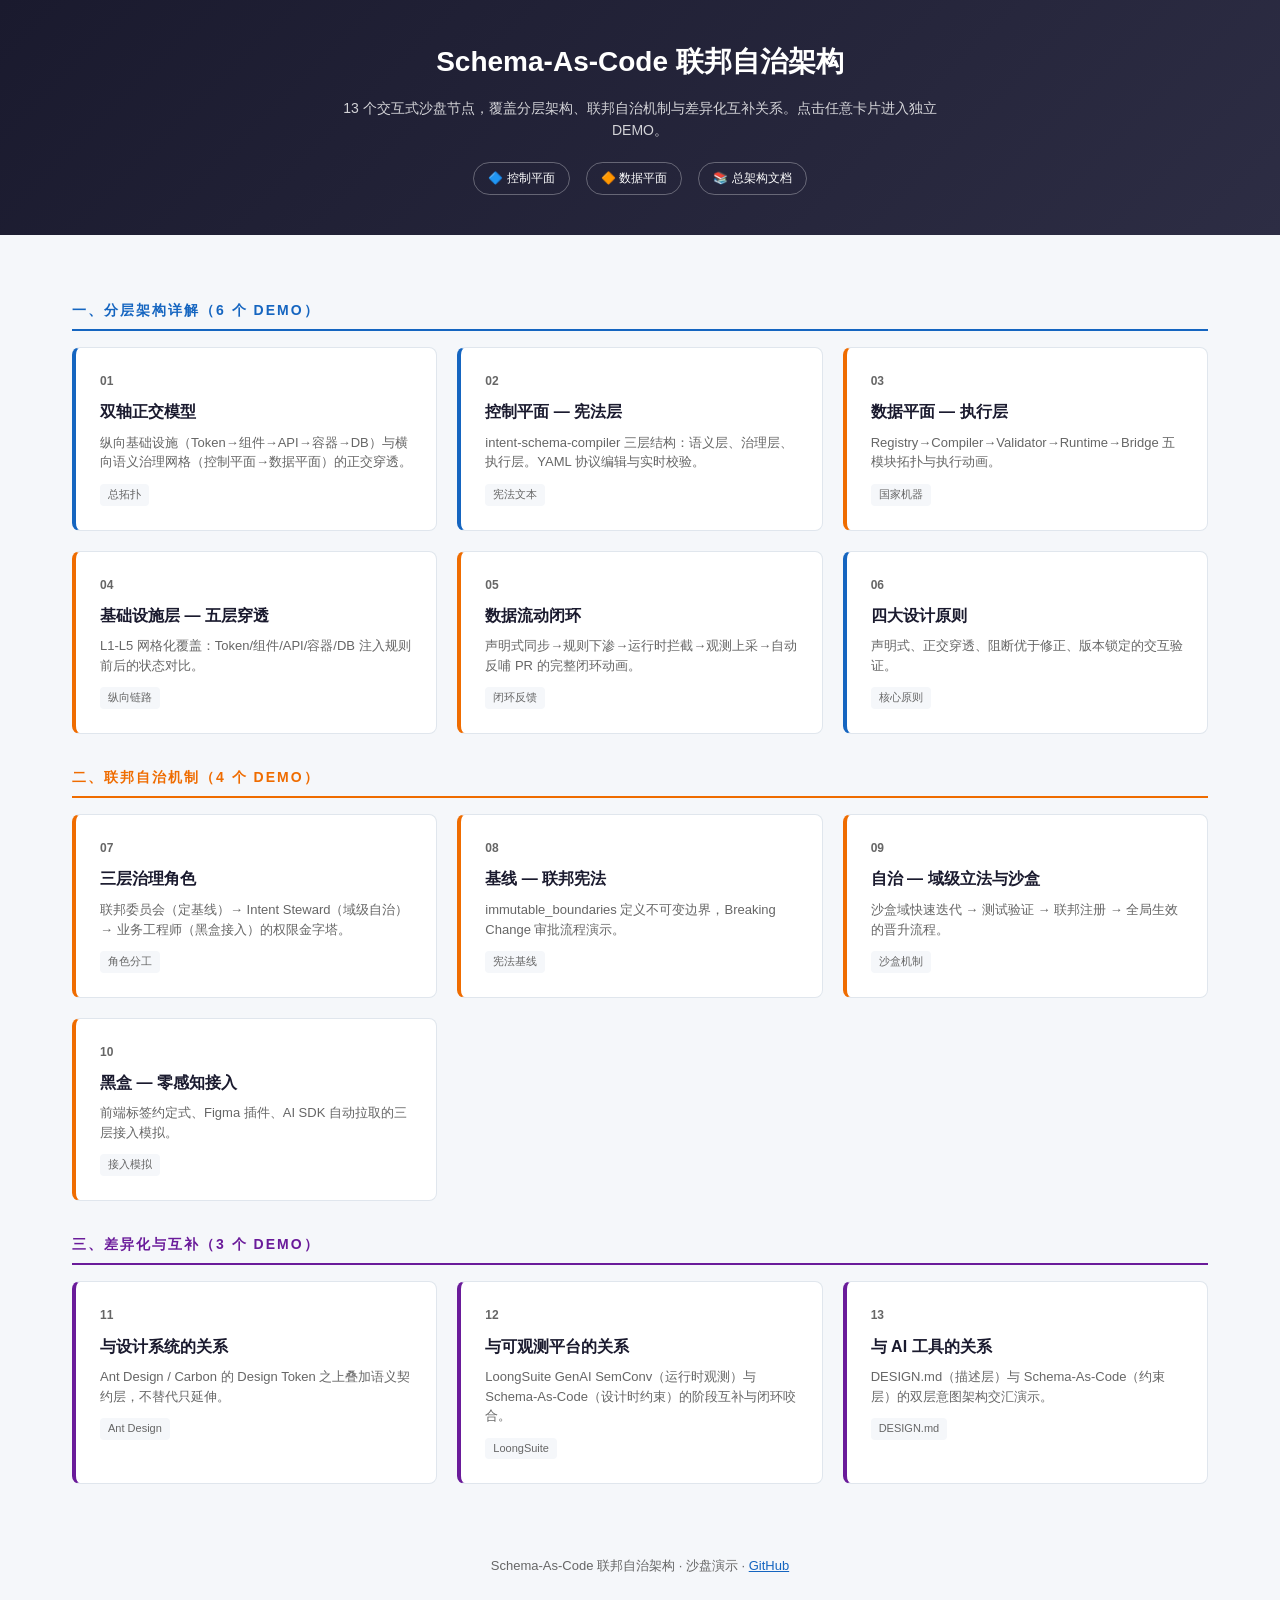
<file: index.html>
<!DOCTYPE html>
<html lang="zh-CN">
<head>
    <meta charset="UTF-8">
    <meta name="viewport" content="width=device-width, initial-scale=1.0">
    <title>Schema-As-Code 联邦自治架构 — 全景沙盘</title>
    <style>
        :root {
            --cp-blue: #1565c0;
            --dp-orange: #ef6c00;
            --infra-purple: #6a1b9a;
            --success: #4caf50;
            --bg: #f5f7fa;
            --card: #ffffff;
            --border: #e0e6ed;
            --text: #1a1a2e;
            --text-secondary: #666;
        }
        * { margin: 0; padding: 0; box-sizing: border-box; }
        body {
            font-family: -apple-system, BlinkMacSystemFont, "Segoe UI", Roboto, sans-serif;
            background: var(--bg);
            color: var(--text);
            line-height: 1.6;
        }
        .header {
            background: linear-gradient(135deg, #1a1a2e 0%, #2d2d44 100%);
            color: white;
            padding: 40px 32px;
            text-align: center;
        }
        .header h1 { font-size: 28px; margin-bottom: 12px; }
        .header p { font-size: 14px; opacity: 0.8; max-width: 600px; margin: 0 auto; }
        .nav-links {
            margin-top: 20px;
            display: flex;
            justify-content: center;
            gap: 16px;
            flex-wrap: wrap;
        }
        .nav-links a {
            color: white;
            text-decoration: none;
            font-size: 12px;
            padding: 6px 14px;
            border: 1px solid rgba(255,255,255,0.3);
            border-radius: 20px;
            transition: all 0.2s;
        }
        .nav-links a:hover {
            background: rgba(255,255,255,0.1);
        }
        .container {
            max-width: 1200px;
            margin: 0 auto;
            padding: 32px;
        }
        .section-title {
            font-size: 14px;
            font-weight: bold;
            text-transform: uppercase;
            letter-spacing: 2px;
            color: var(--text-secondary);
            margin: 32px 0 16px;
            padding-bottom: 8px;
            border-bottom: 2px solid var(--border);
        }
        .section-title.cp { color: var(--cp-blue); border-color: var(--cp-blue); }
        .section-title.dp { color: var(--dp-orange); border-color: var(--dp-orange); }
        .section-title.diff { color: var(--infra-purple); border-color: var(--infra-purple); }
        
        .grid {
            display: grid;
            grid-template-columns: repeat(auto-fill, minmax(280px, 1fr));
            gap: 20px;
        }
        .demo-card {
            background: var(--card);
            border: 1px solid var(--border);
            border-radius: 8px;
            padding: 24px;
            cursor: pointer;
            transition: all 0.3s;
            text-decoration: none;
            color: var(--text);
            display: block;
        }
        .demo-card:hover {
            transform: translateY(-4px);
            box-shadow: 0 8px 24px rgba(0,0,0,0.1);
        }
        .demo-card .number {
            font-size: 12px;
            font-weight: bold;
            color: var(--text-secondary);
            margin-bottom: 8px;
        }
        .demo-card h3 {
            font-size: 16px;
            margin-bottom: 8px;
        }
        .demo-card p {
            font-size: 13px;
            color: var(--text-secondary);
            line-height: 1.5;
        }
        .demo-card .tag {
            display: inline-block;
            margin-top: 12px;
            font-size: 11px;
            padding: 2px 8px;
            border-radius: 4px;
            background: var(--bg);
            color: var(--text-secondary);
        }
        .demo-card.cp { border-left: 4px solid var(--cp-blue); }
        .demo-card.dp { border-left: 4px solid var(--dp-orange); }
        .demo-card.diff { border-left: 4px solid var(--infra-purple); }
        
        footer {
            text-align: center;
            padding: 40px;
            color: var(--text-secondary);
            font-size: 13px;
        }
    </style>
</head>
<body>
    <div class="header">
        <h1>Schema-As-Code 联邦自治架构</h1>
        <p>13 个交互式沙盘节点，覆盖分层架构、联邦自治机制与差异化互补关系。点击任意卡片进入独立 DEMO。</p>
        <div class="nav-links">
            <a href="https://github.com/2436041978-ops/intent-schema-compiler" target="_blank">🔷 控制平面</a>
            <a href="https://github.com/2436041978-ops/intent-governance-mesh" target="_blank">🔶 数据平面</a>
            <a href="https://github.com/2436041978-ops/schema-as-code" target="_blank">📚 总架构文档</a>
        </div>
    </div>

    <div class="container">
        <div class="section-title cp">一、分层架构详解（6 个 DEMO）</div>
        <div class="grid">
            <a class="demo-card cp" href="demos/01-topology/">
                <div class="number">01</div>
                <h3>双轴正交模型</h3>
                <p>纵向基础设施（Token→组件→API→容器→DB）与横向语义治理网格（控制平面→数据平面）的正交穿透。</p>
                <span class="tag">总拓扑</span>
            </a>
            <a class="demo-card cp" href="demos/02-control-plane/">
                <div class="number">02</div>
                <h3>控制平面 — 宪法层</h3>
                <p>intent-schema-compiler 三层结构：语义层、治理层、执行层。YAML 协议编辑与实时校验。</p>
                <span class="tag">宪法文本</span>
            </a>
            <a class="demo-card dp" href="demos/03-data-plane/">
                <div class="number">03</div>
                <h3>数据平面 — 执行层</h3>
                <p>Registry→Compiler→Validator→Runtime→Bridge 五模块拓扑与执行动画。</p>
                <span class="tag">国家机器</span>
            </a>
            <a class="demo-card dp" href="demos/04-infrastructure/">
                <div class="number">04</div>
                <h3>基础设施层 — 五层穿透</h3>
                <p>L1-L5 网格化覆盖：Token/组件/API/容器/DB 注入规则前后的状态对比。</p>
                <span class="tag">纵向链路</span>
            </a>
            <a class="demo-card dp" href="demos/05-data-loop/">
                <div class="number">05</div>
                <h3>数据流动闭环</h3>
                <p>声明式同步→规则下渗→运行时拦截→观测上采→自动反哺 PR 的完整闭环动画。</p>
                <span class="tag">闭环反馈</span>
            </a>
            <a class="demo-card cp" href="demos/06-principles/">
                <div class="number">06</div>
                <h3>四大设计原则</h3>
                <p>声明式、正交穿透、阻断优于修正、版本锁定的交互验证。</p>
                <span class="tag">核心原则</span>
            </a>
        </div>

        <div class="section-title dp">二、联邦自治机制（4 个 DEMO）</div>
        <div class="grid">
            <a class="demo-card dp" href="demos/07-federal-roles/">
                <div class="number">07</div>
                <h3>三层治理角色</h3>
                <p>联邦委员会（定基线）→ Intent Steward（域级自治）→ 业务工程师（黑盒接入）的权限金字塔。</p>
                <span class="tag">角色分工</span>
            </a>
            <a class="demo-card dp" href="demos/08-federal-baseline/">
                <div class="number">08</div>
                <h3>基线 — 联邦宪法</h3>
                <p>immutable_boundaries 定义不可变边界，Breaking Change 审批流程演示。</p>
                <span class="tag">宪法基线</span>
            </a>
            <a class="demo-card dp" href="demos/09-federal-sandbox/">
                <div class="number">09</div>
                <h3>自治 — 域级立法与沙盒</h3>
                <p>沙盒域快速迭代 → 测试验证 → 联邦注册 → 全局生效的晋升流程。</p>
                <span class="tag">沙盒机制</span>
            </a>
            <a class="demo-card dp" href="demos/10-blackbox/">
                <div class="number">10</div>
                <h3>黑盒 — 零感知接入</h3>
                <p>前端标签约定式、Figma 插件、AI SDK 自动拉取的三层接入模拟。</p>
                <span class="tag">接入模拟</span>
            </a>
        </div>

        <div class="section-title diff">三、差异化与互补（3 个 DEMO）</div>
        <div class="grid">
            <a class="demo-card diff" href="demos/11-design-system/">
                <div class="number">11</div>
                <h3>与设计系统的关系</h3>
                <p>Ant Design / Carbon 的 Design Token 之上叠加语义契约层，不替代只延伸。</p>
                <span class="tag">Ant Design</span>
            </a>
            <a class="demo-card diff" href="demos/12-observability/">
                <div class="number">12</div>
                <h3>与可观测平台的关系</h3>
                <p>LoongSuite GenAI SemConv（运行时观测）与 Schema-As-Code（设计时约束）的阶段互补与闭环咬合。</p>
                <span class="tag">LoongSuite</span>
            </a>
            <a class="demo-card diff" href="demos/13-ai-tools/">
                <div class="number">13</div>
                <h3>与 AI 工具的关系</h3>
                <p>DESIGN.md（描述层）与 Schema-As-Code（约束层）的双层意图架构交汇演示。</p>
                <span class="tag">DESIGN.md</span>
            </a>
        </div>
    </div>

    <footer>
        Schema-As-Code 联邦自治架构 · 沙盘演示 · 
        <a href="https://github.com/2436041978-ops/schema-as-code-sandbox" style="color: var(--cp-blue);">GitHub</a>
    </footer>
</body>
</html>
</file>
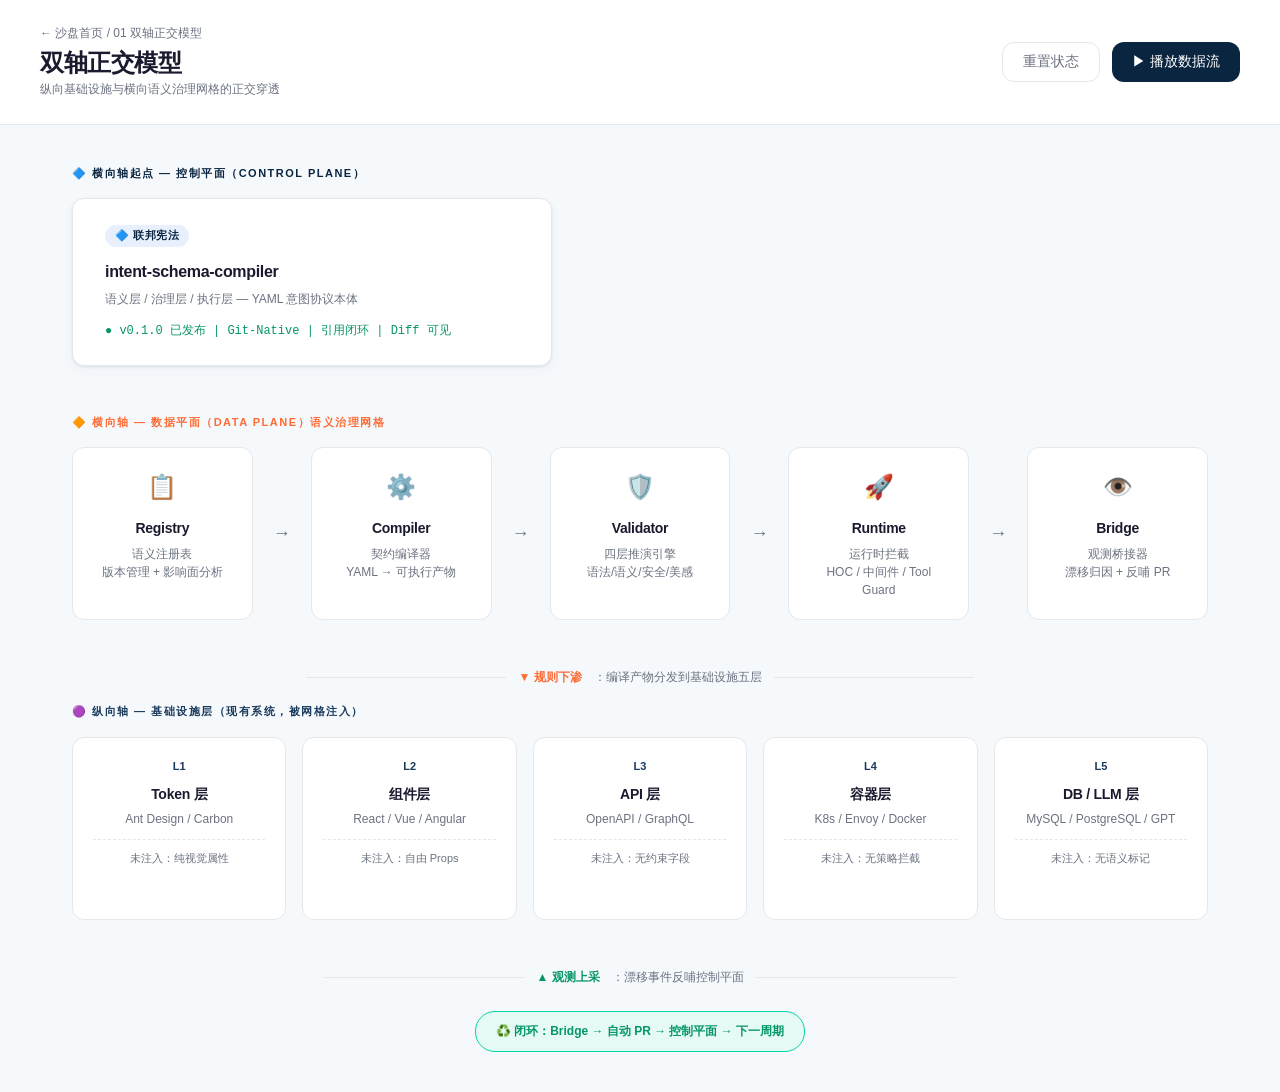
<file: demos/01-topology/index.html>
<!DOCTYPE html>
<html lang="zh-CN">
<head>
    <meta charset="UTF-8">
    <meta name="viewport" content="width=device-width, initial-scale=1.0">
    <title>01 双轴正交模型 — Schema-As-Code 联邦自治架构</title>
    <style>
        :root {
            --sa-c-navy: #0A2540;
            --sa-c-navy-light: #1A3A5C;
            --sa-c-amber: #FF6B35;
            --sa-c-amber-light: #FFF0EB;
            --sa-c-teal: #00D4AA;
            --sa-c-teal-light: #E6FAF5;
            --sa-c-rose: #E11D48;
            --sa-c-rose-light: #FDE8EC;
            --sa-c-bg: #F6F9FC;
            --sa-c-surface: #FFFFFF;
            --sa-c-border: #E5E7EB;
            --sa-c-text: #1A1A2E;
            --sa-c-muted: #6B7280;
            --sa-f-base: 14px;
            --sa-f-sm: 12px;
            --sa-f-lg: 16px;
            --sa-f-xl: 24px;
            --sa-f-xxl: 32px;
            --sa-r: 12px;
            --sa-shadow: 0 1px 3px rgba(10,37,64,0.08), 0 4px 12px rgba(10,37,64,0.04);
            --sa-shadow-hover: 0 8px 24px rgba(10,37,64,0.12);
            --sa-max-w: 1200px;
        }

        * { margin: 0; padding: 0; box-sizing: border-box; }
        html { -webkit-font-smoothing: antialiased; }

        body {
            font-family: -apple-system, BlinkMacSystemFont, "Segoe UI", Roboto, "Helvetica Neue", Arial, sans-serif;
            font-size: var(--sa-f-base);
            line-height: 1.6;
            color: var(--sa-c-text);
            background: var(--sa-c-bg);
            min-height: 100vh;
        }

        h1, h2, h3, h4 {
            font-weight: 600;
            line-height: 1.3;
            letter-spacing: -0.02em;
        }

        h1 { font-size: var(--sa-f-xxl); }
        h2 { font-size: var(--sa-f-xl); }
        h3 { font-size: var(--sa-f-lg); }
        h4 { font-size: var(--sa-f-base); }

        /* Header */
        .header {
            background: var(--sa-c-surface);
            border-bottom: 1px solid var(--sa-c-border);
            padding: 24px 32px;
            position: sticky;
            top: 0;
            z-index: 100;
            backdrop-filter: blur(8px);
        }

        .header-inner {
            max-width: var(--sa-max-w);
            margin: 0 auto;
            display: flex;
            justify-content: space-between;
            align-items: center;
        }

        .breadcrumb {
            font-size: var(--sa-f-sm);
            color: var(--sa-c-muted);
            margin-bottom: 4px;
        }

        .breadcrumb a {
            color: var(--sa-c-muted);
            text-decoration: none;
        }

        .breadcrumb a:hover {
            color: var(--sa-c-navy);
        }

        h1 {
            font-size: var(--sa-f-xl);
            font-weight: 600;
            letter-spacing: -0.02em;
        }

        .subtitle {
            font-size: var(--sa-f-sm);
            color: var(--sa-c-muted);
            margin-top: 2px;
        }

        .header-actions {
            display: flex;
            gap: 12px;
        }

        .sa-btn {
            display: inline-flex;
            align-items: center;
            justify-content: center;
            gap: 6px;
            padding: 10px 20px;
            border: none;
            border-radius: var(--sa-r);
            font-size: var(--sa-f-base);
            font-weight: 500;
            cursor: pointer;
            transition: all 0.2s ease;
            white-space: nowrap;
        }

        .sa-btn:disabled { opacity: 0.5; cursor: not-allowed; }

        .sa-btn--primary {
            background: var(--sa-c-navy);
            color: white;
        }

        .sa-btn--primary:hover:not(:disabled) { background: var(--sa-c-navy-light); }

        .sa-btn--ghost {
            background: transparent;
            color: var(--sa-c-muted);
            border: 1px solid var(--sa-c-border);
        }

        .sa-btn--ghost:hover:not(:disabled) { background: var(--sa-c-bg); color: var(--sa-c-text); }

        /* Main Canvas */
        .canvas {
            max-width: var(--sa-max-w);
            margin: 0 auto;
            padding: 40px 32px;
            position: relative;
        }

        /* Axis Labels */
        .axis-label {
            font-size: 11px;
            font-weight: 600;
            text-transform: uppercase;
            letter-spacing: 1.5px;
            color: var(--sa-c-muted);
            margin-bottom: 16px;
        }

        /* Control Plane */
        .cp-zone {
            margin-bottom: 48px;
        }

        .cp-card {
            background: var(--sa-c-surface);
            border: 1px solid var(--sa-c-border);
            border-radius: var(--sa-r);
            padding: 24px 32px;
            box-shadow: var(--sa-shadow);
            cursor: pointer;
            transition: transform 0.2s ease, box-shadow 0.2s ease;
            max-width: 480px;
            position: relative;
            overflow: hidden;
        }

        .cp-card::before {
            content: '';
            position: absolute;
            left: 0;
            top: 0;
            bottom: 0;
            width: 4px;
            background: var(--sa-c-navy);
            opacity: 0;
            transition: opacity 0.3s;
        }

        .cp-card:hover {
            box-shadow: var(--sa-shadow-hover);
            transform: translateY(-2px);
        }

        .cp-card:hover::before {
            opacity: 1;
        }

        .cp-card.active {
            border-color: var(--sa-c-navy);
            box-shadow: 0 0 0 3px rgba(10, 37, 64, 0.08), var(--sa-shadow-hover);
        }

        .cp-card.active::before {
            opacity: 1;
        }

        .sa-tag {
            display: inline-flex;
            align-items: center;
            gap: 6px;
            padding: 2px 10px;
            border-radius: 20px;
            font-size: 11px;
            font-weight: 600;
            text-transform: uppercase;
            letter-spacing: 0.05em;
            margin-bottom: 12px;
        }

        .sa-tag--cp {
            background: #E8F0FE;
            color: var(--sa-c-navy);
        }

        .cp-title {
            font-size: var(--sa-f-lg);
            font-weight: 600;
            margin-bottom: 6px;
            letter-spacing: -0.02em;
        }

        .cp-meta {
            font-size: var(--sa-f-sm);
            color: var(--sa-c-muted);
        }

        .cp-status {
            margin-top: 12px;
            font-size: var(--sa-f-sm);
            color: #059669;
            font-family: "JetBrains Mono", "SF Mono", Monaco, "Cascadia Code", monospace;
        }

        /* Data Plane */
        .dp-zone {
            margin-bottom: 48px;
        }

        .dp-grid {
            display: flex;
            gap: 16px;
            align-items: stretch;
            flex-wrap: wrap;
        }

        .dp-node {
            flex: 1;
            min-width: 160px;
            background: var(--sa-c-surface);
            border: 1px solid var(--sa-c-border);
            border-radius: var(--sa-r);
            padding: 20px;
            cursor: pointer;
            transition: transform 0.2s ease, box-shadow 0.2s ease;
            position: relative;
            text-align: center;
        }

        .dp-node::before {
            content: '';
            position: absolute;
            top: 0;
            left: 0;
            right: 0;
            height: 3px;
            background: var(--sa-c-amber);
            opacity: 0;
            transition: opacity 0.3s;
            border-radius: var(--sa-r) var(--sa-r) 0 0;
        }

        .dp-node:hover {
            box-shadow: var(--sa-shadow-hover);
            transform: translateY(-2px);
        }

        .dp-node:hover::before {
            opacity: 1;
        }

        .dp-node.active {
            border-color: var(--sa-c-amber);
            box-shadow: 0 0 0 3px var(--sa-c-amber-light), var(--sa-shadow-hover);
        }

        .dp-node.active::before {
            opacity: 1;
        }

        .dp-node.processing {
            animation: pulse-dp 2s infinite;
        }

        @keyframes pulse-dp {
            0% { box-shadow: 0 0 0 0 rgba(255, 107, 53, 0.15); }
            70% { box-shadow: 0 0 0 12px rgba(255, 107, 53, 0); }
            100% { box-shadow: 0 0 0 0 rgba(255, 107, 53, 0); }
        }

        .dp-icon {
            font-size: 24px;
            margin-bottom: 10px;
        }

        .dp-name {
            font-size: var(--sa-f-base);
            font-weight: 600;
            margin-bottom: 6px;
            letter-spacing: -0.02em;
        }

        .dp-desc {
            font-size: var(--sa-f-sm);
            color: var(--sa-c-muted);
            line-height: 1.5;
        }

        .dp-connector {
            display: flex;
            align-items: center;
            justify-content: center;
            color: var(--sa-c-muted);
            font-size: 18px;
            padding: 0 4px;
            align-self: center;
        }

        .sa-tag--dp {
            background: var(--sa-c-amber-light);
            color: var(--sa-c-amber);
        }

        /* Flow Labels */
        .flow-label {
            text-align: center;
            font-size: var(--sa-f-sm);
            color: var(--sa-c-muted);
            margin: 16px 0;
            display: flex;
            align-items: center;
            justify-content: center;
            gap: 12px;
        }

        .flow-label .line {
            flex: 1;
            height: 1px;
            background: var(--sa-c-border);
            max-width: 200px;
        }

        .flow-label strong {
            color: var(--sa-c-amber);
            font-weight: 600;
        }

        /* Infrastructure */
        .infra-zone {
            margin-bottom: 48px;
        }

        .infra-grid {
            display: flex;
            gap: 16px;
            align-items: stretch;
        }

        .infra-node {
            flex: 1;
            background: var(--sa-c-surface);
            border: 1px solid var(--sa-c-border);
            border-radius: var(--sa-r);
            padding: 20px;
            cursor: pointer;
            transition: transform 0.2s ease, box-shadow 0.2s ease;
            position: relative;
            text-align: center;
        }

        .infra-node::before {
            content: '';
            position: absolute;
            top: 0;
            left: 0;
            right: 0;
            height: 3px;
            background: var(--sa-c-navy-light);
            opacity: 0;
            transition: opacity 0.3s;
            border-radius: var(--sa-r) var(--sa-r) 0 0;
        }

        .infra-node:hover {
            box-shadow: var(--sa-shadow-hover);
            transform: translateY(-2px);
        }

        .infra-node:hover::before {
            opacity: 1;
        }

        .infra-node.active {
            border-color: var(--sa-c-navy-light);
            box-shadow: 0 0 0 3px rgba(10, 37, 64, 0.08), var(--sa-shadow-hover);
        }

        .infra-node.active::before {
            opacity: 1;
        }

        .infra-node.injected {
            border-color: var(--sa-c-teal);
            background: var(--sa-c-teal-light);
        }

        .infra-node.injected::before {
            opacity: 1;
            background: var(--sa-c-teal);
        }

        .infra-badge {
            font-size: 11px;
            font-weight: 600;
            color: var(--sa-c-navy-light);
            margin-bottom: 8px;
        }

        .infra-name {
            font-size: var(--sa-f-base);
            font-weight: 600;
            margin-bottom: 4px;
            letter-spacing: -0.02em;
        }

        .infra-system {
            font-size: var(--sa-f-sm);
            color: var(--sa-c-muted);
            margin-bottom: 10px;
        }

        .infra-state {
            font-size: 11px;
            color: var(--sa-c-muted);
            padding-top: 10px;
            border-top: 1px dashed var(--sa-c-border);
            min-height: 60px;
        }

        .infra-node.injected .infra-state {
            color: #059669;
            border-top-color: var(--sa-c-teal);
            border-top-style: solid;
        }

        /* Detail Panel */
        .detail-panel {
            display: none;
            position: fixed;
            top: 0;
            right: 0;
            width: 480px;
            max-width: 100%;
            height: 100vh;
            background: var(--sa-c-surface);
            border-left: 1px solid var(--sa-c-border);
            box-shadow: -8px 0 32px rgba(10, 37, 64, 0.08);
            z-index: 200;
            overflow-y: auto;
            animation: slideIn 0.3s ease;
        }

        .detail-panel.show {
            display: block;
        }

        @keyframes slideIn {
            from { transform: translateX(100%); }
            to { transform: translateX(0); }
        }

        .detail-header {
            padding: 24px 28px;
            border-bottom: 1px solid var(--sa-c-border);
            position: sticky;
            top: 0;
            background: rgba(255,255,255,0.95);
            backdrop-filter: blur(8px);
        }

        .detail-close {
            float: right;
            background: none;
            border: none;
            font-size: 20px;
            cursor: pointer;
            color: var(--sa-c-muted);
            padding: 4px;
            line-height: 1;
        }

        .detail-close:hover {
            color: var(--sa-c-text);
        }

        .detail-title {
            font-size: var(--sa-f-lg);
            font-weight: 600;
            padding-right: 32px;
            letter-spacing: -0.02em;
        }

        .detail-body {
            padding: 24px 28px;
        }

        .detail-section {
            margin-bottom: 28px;
        }

        .detail-section h4 {
            font-size: 11px;
            font-weight: 600;
            text-transform: uppercase;
            letter-spacing: 1px;
            color: var(--sa-c-muted);
            margin-bottom: 12px;
        }

        .detail-section p,
        .detail-section li {
            font-size: var(--sa-f-sm);
            color: var(--sa-c-muted);
            line-height: 1.7;
        }

        .detail-section ul {
            padding-left: 20px;
        }

        .compare-box {
            background: var(--sa-c-bg);
            border-radius: 8px;
            padding: 16px;
            margin-top: 12px;
        }

        .compare-box .label {
            font-size: 11px;
            font-weight: 600;
            color: var(--sa-c-muted);
            margin-bottom: 8px;
            text-transform: uppercase;
            letter-spacing: 0.5px;
        }

        .compare-box .before {
            font-size: var(--sa-f-sm);
            color: var(--sa-c-muted);
            font-family: "JetBrains Mono", "SF Mono", Monaco, "Cascadia Code", monospace;
            background: white;
            padding: 12px;
            border-radius: 6px;
            border: 1px solid var(--sa-c-border);
            margin-bottom: 12px;
        }

        .compare-box .after {
            font-size: var(--sa-f-sm);
            color: var(--sa-c-text);
            font-family: "JetBrains Mono", "SF Mono", Monaco, "Cascadia Code", monospace;
            background: var(--sa-c-teal-light);
            padding: 12px;
            border-radius: 6px;
            border: 1px solid var(--sa-c-teal);
        }

        .principle-tag {
            display: inline-flex;
            align-items: center;
            gap: 6px;
            font-size: var(--sa-f-sm);
            padding: 6px 12px;
            border-radius: 20px;
            background: var(--sa-c-bg);
            color: var(--sa-c-muted);
            margin-right: 8px;
            margin-bottom: 8px;
        }

        .principle-tag.verified {
            background: var(--sa-c-teal-light);
            color: #059669;
        }

        /* Overlay */
        .overlay {
            display: none;
            position: fixed;
            top: 0;
            left: 0;
            right: 0;
            bottom: 0;
            background: rgba(10, 37, 64, 0.2);
            z-index: 150;
        }

        .overlay.show {
            display: block;
        }

        /* Responsive */
        @media (max-width: 768px) {
            .dp-grid,
            .infra-grid {
                flex-direction: column;
            }
            .dp-connector {
                transform: rotate(90deg);
                padding: 8px 0;
            }
            .detail-panel {
                width: 100%;
            }
            .header-inner {
                flex-direction: column;
                gap: 12px;
                align-items: flex-start;
            }
        }

        /* Loop badge */
        .loop-badge {
            display: inline-flex;
            align-items: center;
            gap: 8px;
            background: var(--sa-c-teal-light);
            color: #059669;
            padding: 10px 20px;
            border-radius: 20px;
            font-size: var(--sa-f-sm);
            font-weight: 600;
            border: 1px solid var(--sa-c-teal);
        }
    </style>
<base target="_blank">
</head>
<body>

    <div class="header">
        <div class="header-inner">
            <div>
                <div class="breadcrumb">
                    <a href="../../">← 沙盘首页</a> / 01 双轴正交模型
                </div>
                <h1>双轴正交模型</h1>
                <div class="subtitle">纵向基础设施与横向语义治理网格的正交穿透</div>
            </div>
            <div class="header-actions">
                <button class="sa-btn sa-btn--ghost" onclick="resetAll()">重置状态</button>
                <button class="sa-btn sa-btn--primary" onclick="playFlow()">▶ 播放数据流</button>
            </div>
        </div>
    </div>

    <div class="canvas">

        <!-- 控制平面 -->
        <div class="cp-zone">
            <div class="axis-label" style="color: var(--sa-c-navy);">🔷 横向轴起点 — 控制平面（Control Plane）</div>
            <div class="cp-card" id="cp-card" onclick="showDetail('cp')">
                <div class="sa-tag sa-tag--cp">🔷 联邦宪法</div>
                <div class="cp-title">intent-schema-compiler</div>
                <div class="cp-meta">语义层 / 治理层 / 执行层 — YAML 意图协议本体</div>
                <div class="cp-status">● v0.1.0 已发布 | Git-Native | 引用闭环 | Diff 可见</div>
            </div>
        </div>

        <!-- 数据平面 -->
        <div class="dp-zone">
            <div class="axis-label" style="color: var(--sa-c-amber);">🔶 横向轴 — 数据平面（Data Plane）语义治理网格</div>
            <div class="dp-grid">
                <div class="dp-node" id="node-registry" onclick="showDetail('registry')">
                    <div class="dp-icon">📋</div>
                    <div class="dp-name">Registry</div>
                    <div class="dp-desc">语义注册表<br>版本管理 + 影响面分析</div>
                </div>
                <div class="dp-connector">→</div>
                <div class="dp-node" id="node-compiler" onclick="showDetail('compiler')">
                    <div class="dp-icon">⚙️</div>
                    <div class="dp-name">Compiler</div>
                    <div class="dp-desc">契约编译器<br>YAML → 可执行产物</div>
                </div>
                <div class="dp-connector">→</div>
                <div class="dp-node" id="node-validator" onclick="showDetail('validator')">
                    <div class="dp-icon">🛡️</div>
                    <div class="dp-name">Validator</div>
                    <div class="dp-desc">四层推演引擎<br>语法/语义/安全/美感</div>
                </div>
                <div class="dp-connector">→</div>
                <div class="dp-node" id="node-runtime" onclick="showDetail('runtime')">
                    <div class="dp-icon">🚀</div>
                    <div class="dp-name">Runtime</div>
                    <div class="dp-desc">运行时拦截<br>HOC / 中间件 / Tool Guard</div>
                </div>
                <div class="dp-connector">→</div>
                <div class="dp-node" id="node-bridge" onclick="showDetail('bridge')">
                    <div class="dp-icon">👁️</div>
                    <div class="dp-name">Bridge</div>
                    <div class="dp-desc">观测桥接器<br>漂移归因 + 反哺 PR</div>
                </div>
            </div>
        </div>

        <!-- 规则下渗 -->
        <div class="flow-label">
            <span class="line"></span>
            <strong>▼ 规则下渗</strong>：编译产物分发到基础设施五层
            <span class="line"></span>
        </div>

        <!-- 基础设施层 -->
        <div class="infra-zone">
            <div class="axis-label" style="color: var(--sa-c-navy-light);">🟣 纵向轴 — 基础设施层（现有系统，被网格注入）</div>
            <div class="infra-grid">
                <div class="infra-node" id="infra-l1" onclick="showDetail('l1')">
                    <div class="infra-badge">L1</div>
                    <div class="infra-name">Token 层</div>
                    <div class="infra-system">Ant Design / Carbon</div>
                    <div class="infra-state" id="state-l1">未注入：纯视觉属性</div>
                </div>
                <div class="infra-node" id="infra-l2" onclick="showDetail('l2')">
                    <div class="infra-badge">L2</div>
                    <div class="infra-name">组件层</div>
                    <div class="infra-system">React / Vue / Angular</div>
                    <div class="infra-state" id="state-l2">未注入：自由 Props</div>
                </div>
                <div class="infra-node" id="infra-l3" onclick="showDetail('l3')">
                    <div class="infra-badge">L3</div>
                    <div class="infra-name">API 层</div>
                    <div class="infra-system">OpenAPI / GraphQL</div>
                    <div class="infra-state" id="state-l3">未注入：无约束字段</div>
                </div>
                <div class="infra-node" id="infra-l4" onclick="showDetail('l4')">
                    <div class="infra-badge">L4</div>
                    <div class="infra-name">容器层</div>
                    <div class="infra-system">K8s / Envoy / Docker</div>
                    <div class="infra-state" id="state-l4">未注入：无策略拦截</div>
                </div>
                <div class="infra-node" id="infra-l5" onclick="showDetail('l5')">
                    <div class="infra-badge">L5</div>
                    <div class="infra-name">DB / LLM 层</div>
                    <div class="infra-system">MySQL / PostgreSQL / GPT</div>
                    <div class="infra-state" id="state-l5">未注入：无语义标记</div>
                </div>
            </div>
        </div>

        <!-- 观测上采 -->
        <div class="flow-label">
            <span class="line"></span>
            <strong style="color: #059669;">▲ 观测上采</strong>：漂移事件反哺控制平面
            <span class="line"></span>
        </div>

        <!-- 闭环提示 -->
        <div style="text-align: center; margin-top: 24px;">
            <div class="loop-badge">
                ♻️ 闭环：Bridge → 自动 PR → 控制平面 → 下一周期
            </div>
        </div>

    </div>

    <!-- Overlay -->
    <div class="overlay" id="overlay" onclick="closeDetail()"></div>

    <!-- Detail Panel -->
    <div class="detail-panel" id="detail-panel">
        <div class="detail-header">
            <button class="detail-close" onclick="closeDetail()">×</button>
            <div class="detail-title" id="detail-title">详情</div>
        </div>
        <div class="detail-body" id="detail-body"></div>
    </div>

    <script>
        const details = {
            cp: {
                title: '🔷 控制平面（Control Plane）— 联邦宪法',
                content: `
                    <div class="detail-section">
                        <h4>定位</h4>
                        <p>全局唯一语义事实源，设计意图的"联邦宪法"。存储在 GitHub 仓库中，Git-Native、版本化、Diff 可见。</p>
                    </div>
                    <div class="detail-section">
                        <h4>三层结构</h4>
                        <ul>
                            <li><strong>语义层：</strong>语义令牌（status.critical）携带视觉映射 + LLM 约束 + 同义词防火墙</li>
                            <li><strong>治理层：</strong>意图契约定义不可变边界（violation_action: block）、人机边界矩阵</li>
                            <li><strong>执行层：</strong>场景测试（Happy Path + Edge Case）、编译思维链</li>
                        </ul>
                    </div>
                    <div class="detail-section">
                        <h4>验证设计原则</h4>
                        <div class="principle-tag verified">✓ 声明式：YAML 定义即生效</div>
                        <div class="principle-tag verified">✓ 版本锁定：immutable + SemVer</div>
                    </div>
                `
            },
            registry: {
                title: '📋 Registry — 语义注册表',
                content: `
                    <div class="detail-section">
                        <h4>职责</h4>
                        <p>管理语义 ID 全局唯一注册、版本化与兼容性分析、跨产品绑定配置。</p>
                    </div>
                    <div class="detail-section">
                        <h4>核心能力</h4>
                        <ul>
                            <li>SemVer 版本管理：Breaking Change 自动冻结旧版本</li>
                            <li>影响面分析：Git Diff → 自动定位下游需同步的产品与组件</li>
                            <li>产品绑定：bindings/product-a.yaml 记录各域引用的意图契约</li>
                        </ul>
                    </div>
                `
            },
            compiler: {
                title: '⚙️ Compiler — 契约编译器',
                content: `
                    <div class="detail-section">
                        <h4>职责</h4>
                        <p>将控制平面的 YAML 声明翻译为各层可消费的"规则产物"。</p>
                    </div>
                    <div class="detail-section">
                        <h4>三阶段编译</h4>
                        <ul>
                            <li>Stage 0-1：意图加载 + 语义解析（构建语义依赖图）</li>
                            <li>Stage 2-3：约束推导 + 产物生成（插件化输出）</li>
                            <li>Stage 4-5：场景验证 + 影响分析</li>
                        </ul>
                    </div>
                    <div class="detail-section">
                        <h4>注入前后对比</h4>
                        <div class="compare-box">
                            <div class="label">Before：纯 YAML 声明</div>
                            <div class="before">status.critical:<br>  color: #D32F2F</div>
                            <div class="label">After：编译为 L1 产物</div>
                            <div class="after">--status-critical: #D32F2F<br>/* intent: system-fault */</div>
                        </div>
                    </div>
                    <div class="detail-section">
                        <h4>验证设计原则</h4>
                        <div class="principle-tag verified">✓ 声明式：编译产物自动分发</div>
                    </div>
                `
            },
            validator: {
                title: '🛡️ Validator — 四层推演引擎',
                content: `
                    <div class="detail-section">
                        <h4>职责</h4>
                        <p>在内容（LLM 输出 / 组件 Props / API 响应）进入生产链路前的分层安检。</p>
                    </div>
                    <div class="detail-section">
                        <h4>四层推演（短路策略）</h4>
                        <ul>
                            <li><strong>T1 语法：</strong>JSON 结构完整性、字段类型、必填项 → BLOCK</li>
                            <li><strong>T2 语义：</strong>令牌精确匹配、同义词黑名单命中 → BLOCK</li>
                            <li><strong>T3 安全：</strong>禁止模式命中、人机边界越权 → BLOCK</li>
                            <li><strong>T4 美感：</strong>文案长度、信息密度、可读性 → WARN（不阻断）</li>
                        </ul>
                    </div>
                    <div class="detail-section">
                        <h4>验证设计原则</h4>
                        <div class="principle-tag verified">✓ 阻断优于修正：不触发 LLM 重试</div>
                    </div>
                `
            },
            runtime: {
                title: '🚀 Runtime — 运行时拦截',
                content: `
                    <div class="detail-section">
                        <h4>职责</h4>
                        <p>将编译后的规则产物部署到生产环境，实现"运行时语义拦截"。</p>
                    </div>
                    <div class="detail-section">
                        <h4>三种守卫形态</h4>
                        <ul>
                            <li><strong>React HOC：</strong>withIntentGuard(Component, intentConfig) — 组件渲染前校验 Props</li>
                            <li><strong>API 中间件：</strong>apiGuardMiddleware() — 请求体校验 human_confirmed</li>
                            <li><strong>LLM Tool Guard：</strong>toolGuard(tools, policyStore) — Function Calling 前拦截</li>
                        </ul>
                    </div>
                    <div class="detail-section">
                        <h4>验证设计原则</h4>
                        <div class="principle-tag verified">✓ 正交穿透：业务代码无感知</div>
                    </div>
                `
            },
            bridge: {
                title: '👁️ Bridge — 观测桥接器',
                content: `
                    <div class="detail-section">
                        <h4>职责</h4>
                        <p>连接运行时观测与控制平面，实现"观测 → 归因 → 约束 → 验证"的闭环。</p>
                    </div>
                    <div class="detail-section">
                        <h4>数据流</h4>
                        <ol>
                            <li>采集：从 LoongSuite SemConv / OpenTelemetry 消费 Trace 数据</li>
                            <li>归一化：将原始 Trace 映射为意图协议 ID</li>
                            <li>归因：定位漂移根因（哪条契约规则失效）</li>
                            <li>反哺：自动创建 Registry PR 收紧规则</li>
                        </ol>
                    </div>
                    <div class="detail-section">
                        <h4>验证设计原则</h4>
                        <div class="principle-tag verified">✓ 声明式：自动 PR 修宪</div>
                    </div>
                `
            },
            l1: {
                title: '🟣 L1 Token 层 — Ant Design / Carbon',
                content: `
                    <div class="detail-section">
                        <h4>治理方式：网格化覆盖，不替代，只注入</h4>
                        <p>Schema-As-Code 不替代 Ant Design 的 Design Token，只在 Token 之上增加语义契约层。</p>
                    </div>
                    <div class="detail-section">
                        <h4>注入前后对比</h4>
                        <div class="compare-box">
                            <div class="label">Before：纯视觉属性</div>
                            <div class="before">--color-danger: #D32F2F;<br>（无语义，无约束）</div>
                            <div class="label">After：语义契约注入</div>
                            <div class="after">--status-critical: #D32F2F;<br>/* intent: system-fault */<br>/* llm_constraint: "禁止建议自动修复" */</div>
                        </div>
                    </div>
                    <div class="detail-section">
                        <h4>验证设计原则</h4>
                        <div class="principle-tag verified">✓ 正交穿透：Ant Design 文件无需修改</div>
                        <div class="principle-tag verified">✓ 声明式：Compiler 编译时注入</div>
                    </div>
                `
            },
            l2: {
                title: '🟣 L2 组件层 — React / Vue / Angular',
                content: `
                    <div class="detail-section">
                        <h4>治理方式：Props 类型约束 + ESLint 规则</h4>
                        <p>Compiler 生成 TypeScript 类型定义和 ESLint 规则，开发时自动校验。</p>
                    </div>
                    <div class="detail-section">
                        <h4>注入前后对比</h4>
                        <div class="compare-box">
                            <div class="label">Before：自由 Props</div>
                            <div class="before">type ButtonProps = {<br>  type?: 'primary' | 'danger'<br>}</div>
                            <div class="label">After：语义契约约束</div>
                            <div class="after">type DestructiveButtonProps = {<br>  intentContract: 'destructive-action';<br>  humanConfirmed?: boolean;<br>  // ESLint: 禁止 type="primary"<br>}</div>
                        </div>
                    </div>
                    <div class="detail-section">
                        <h4>验证设计原则</h4>
                        <div class="principle-tag verified">✓ 正交穿透：组件代码无感知</div>
                        <div class="principle-tag verified">✓ 声明式：Props 自动收敛</div>
                    </div>
                `
            },
            l3: {
                title: '🟣 L3 API 层 — OpenAPI / GraphQL',
                content: `
                    <div class="detail-section">
                        <h4>治理方式：OpenAPI 扩展字段 + 请求体验证</h4>
                        <p>API 契约中注入意图绑定标记，网关层自动校验高危操作。</p>
                    </div>
                    <div class="detail-section">
                        <h4>注入前后对比</h4>
                        <div class="compare-box">
                            <div class="label">Before：无约束</div>
                            <div class="before">POST /api/destructive<br>body: { action: string }</div>
                            <div class="label">After：语义契约注入</div>
                            <div class="after">x-intent-binding: destructive-action<br>required: [human_confirmed]<br>// 网关拦截：缺少 → 422</div>
                        </div>
                    </div>
                    <div class="detail-section">
                        <h4>验证设计原则</h4>
                        <div class="principle-tag verified">✓ 阻断优于修正：网关直接拒绝</div>
                        <div class="principle-tag verified">✓ 正交穿透：API 定义无侵入</div>
                    </div>
                `
            },
            l4: {
                title: '🟣 L4 容器层 — K8s / Envoy / Docker',
                content: `
                    <div class="detail-section">
                        <h4>治理方式：OPA Policy / WASM Sidecar</h4>
                        <p>在容器入口部署策略引擎，运行时拦截越权语义调用。</p>
                    </div>
                    <div class="detail-section">
                        <h4>注入前后对比</h4>
                        <div class="compare-box">
                            <div class="label">Before：无策略</div>
                            <div class="before">任意服务可调用 /api/destructive</div>
                            <div class="label">After：语义契约注入</div>
                            <div class="after">OPA Policy:<br>allow {<br>  input.intent_id == "destructive-action"<br>  input.human_confirmed == true<br>}</div>
                        </div>
                    </div>
                    <div class="detail-section">
                        <h4>验证设计原则</h4>
                        <div class="principle-tag verified">✓ 版本锁定：Policy 携带 schema_version_hash</div>
                        <div class="principle-tag verified">✓ 正交穿透：Sidecar 无侵入</div>
                    </div>
                `
            },
            l5: {
                title: '🟣 L5 DB / LLM 层 — 数据持久化 / 模型调用',
                content: `
                    <div class="detail-section">
                        <h4>治理方式：DDL 注释 + 字段约束 + LLM Prompt 注入</h4>
                        <p>数据库层软约束标记语义来源，LLM 层硬约束注入 Prompt 前缀。</p>
                    </div>
                    <div class="detail-section">
                        <h4>注入前后对比</h4>
                        <div class="compare-box">
                            <div class="label">Before：无标记</div>
                            <div class="before">alert_level VARCHAR(10)<br>（无语义标记）</div>
                            <div class="label">After：语义契约注入</div>
                            <div class="after">alert_level VARCHAR(10)<br>COMMENT 'intent: status.critical'<br>CHECK (alert_level IN ('P0','P1','P2','P3'))</div>
                        </div>
                    </div>
                    <div class="detail-section">
                        <h4>LLM 层注入</h4>
                        <p>Prompt system 前缀注入：<code>"你必须使用 status.critical 语义令牌，禁止使用'严重'替代"</code></p>
                    </div>
                    <div class="detail-section">
                        <h4>验证设计原则</h4>
                        <div class="principle-tag verified">✓ 声明式：Prompt 约束自动注入</div>
                        <div class="principle-tag verified">✓ 阻断优于修正：LLM 输出安检</div>
                    </div>
                `
            }
        };

        const infraStates = {
            l1: { injected: '已注入：CSS 变量 + 语义注释 /* intent: system-fault */', normal: '未注入：纯视觉属性' },
            l2: { injected: '已注入：Props 类型约束 + ESLint 规则', normal: '未注入：自由 Props' },
            l3: { injected: '已注入：OpenAPI 扩展 x-intent-binding', normal: '未注入：无约束字段' },
            l4: { injected: '已注入：OPA Policy / WASM Sidecar', normal: '未注入：无策略拦截' },
            l5: { injected: '已注入：DDL 注释 + CHECK 约束 + Prompt 前缀', normal: '未注入：无语义标记' }
        };

        function showDetail(key) {
            const panel = document.getElementById('detail-panel');
            const overlay = document.getElementById('overlay');
            const body = document.getElementById('detail-body');
            const title = document.getElementById('detail-title');
            const data = details[key];

            if (data) {
                title.textContent = data.title;
                body.innerHTML = data.content;
                panel.classList.add('show');
                overlay.classList.add('show');

                if (key.startsWith('l')) {
                    document.getElementById('infra-' + key).classList.add('active');
                } else if (['registry', 'compiler', 'validator', 'runtime', 'bridge'].includes(key)) {
                    document.getElementById('node-' + key).classList.add('active');
                } else if (key === 'cp') {
                    document.getElementById('cp-card').classList.add('active');
                }
            }
        }

        function closeDetail() {
            document.getElementById('detail-panel').classList.remove('show');
            document.getElementById('overlay').classList.remove('show');
            document.querySelectorAll('.active').forEach(el => el.classList.remove('active'));
        }

        async function playFlow() {
            resetAll();

            const sequence = [
                { id: 'cp-card', delay: 600, type: 'cp' },
                { id: 'node-registry', delay: 500, type: 'dp' },
                { id: 'node-compiler', delay: 500, type: 'dp' },
                { id: 'node-validator', delay: 500, type: 'dp' },
                { id: 'node-runtime', delay: 500, type: 'dp' }
            ];

            for (const step of sequence) {
                const el = document.getElementById(step.id);
                el.classList.add('processing');
                await sleep(step.delay);
                el.classList.remove('processing');
                el.classList.add('active');
            }

            const layers = ['l1', 'l2', 'l3', 'l4', 'l5'];
            for (const layer of layers) {
                const el = document.getElementById('infra-' + layer);
                el.classList.add('injected');
                document.getElementById('state-' + layer).textContent = infraStates[layer].injected;
                await sleep(400);
            }

            const bridge = document.getElementById('node-bridge');
            bridge.classList.add('processing');
            await sleep(800);
            bridge.classList.remove('processing');
            bridge.classList.add('active');

            await sleep(600);
            for (let i = layers.length - 1; i >= 0; i--) {
                const el = document.getElementById('infra-' + layers[i]);
                el.style.boxShadow = '0 0 0 3px rgba(0, 212, 170, 0.3)';
                await sleep(200);
                el.style.boxShadow = '';
            }

            await sleep(500);
            document.querySelector('.flow-label:last-of-type + div div').style.transform = 'scale(1.05)';
            await sleep(300);
            document.querySelector('.flow-label:last-of-type + div div').style.transform = 'scale(1)';
        }

        function resetAll() {
            document.querySelectorAll('.active, .injected, .processing').forEach(el => {
                el.classList.remove('active', 'injected', 'processing');
            });
            document.querySelectorAll('.infra-state').forEach((el, i) => {
                const key = 'l' + (i + 1);
                el.textContent = infraStates[key].normal;
            });
            document.querySelectorAll('.infra-node').forEach(el => {
                el.style.boxShadow = '';
            });
        }

        function sleep(ms) {
            return new Promise(resolve => setTimeout(resolve, ms));
        }

        document.addEventListener('keydown', (e) => {
            if (e.key === 'Escape') closeDetail();
        });
    </script>
</body>
</html>
</file>
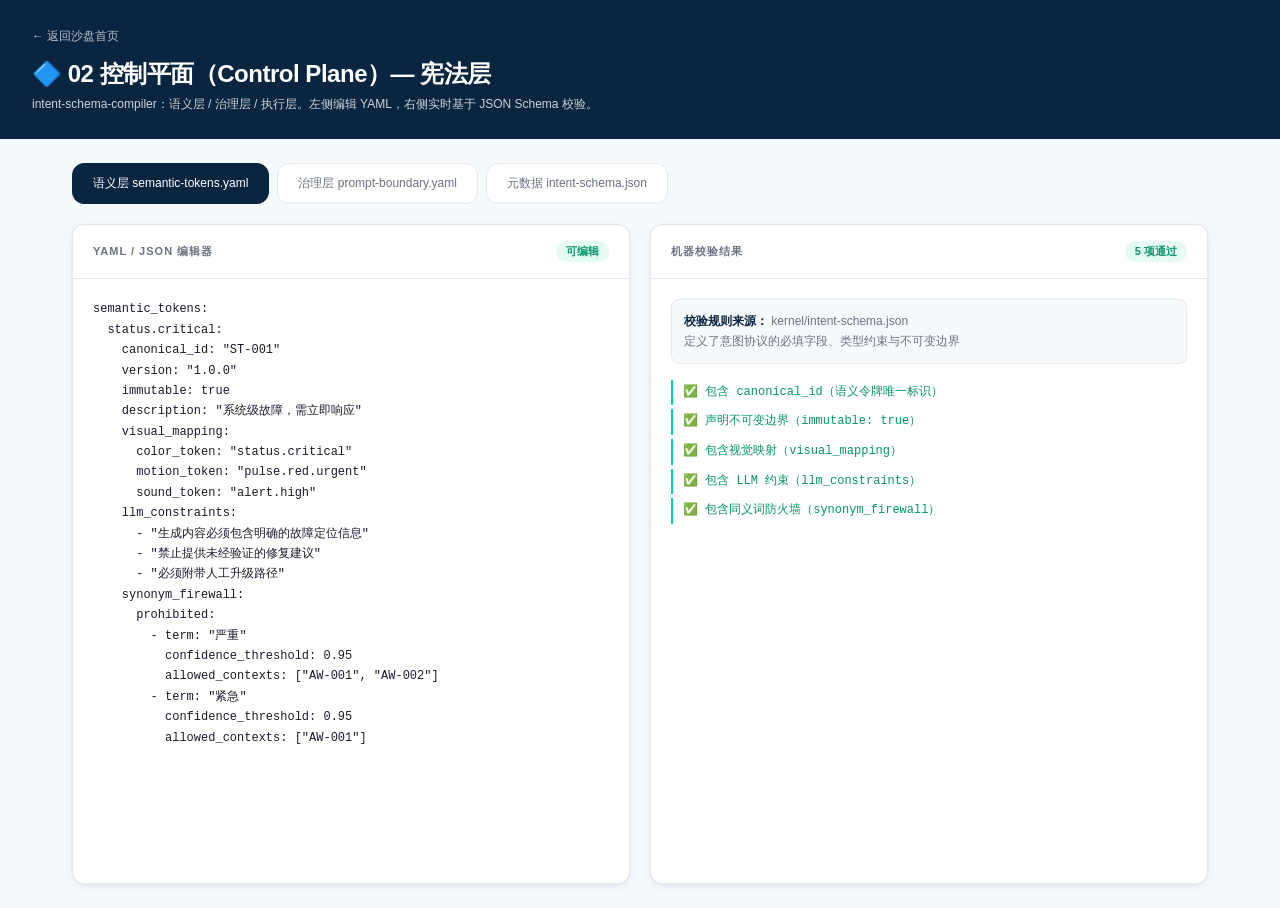
<file: demos/02-control-plane/index.html>
<!DOCTYPE html>
<html lang="zh-CN">
<head>
    <meta charset="UTF-8">
    <meta name="viewport" content="width=device-width, initial-scale=1.0">
    <title>02 控制平面 — 宪法层 | Schema-As-Code 沙盘</title>
    <style>
        :root {
            --sa-c-navy: #0A2540;
            --sa-c-navy-light: #1A3A5C;
            --sa-c-amber: #FF6B35;
            --sa-c-amber-light: #FFF0EB;
            --sa-c-teal: #00D4AA;
            --sa-c-teal-light: #E6FAF5;
            --sa-c-rose: #E11D48;
            --sa-c-rose-light: #FDE8EC;
            --sa-c-bg: #F6F9FC;
            --sa-c-surface: #FFFFFF;
            --sa-c-border: #E5E7EB;
            --sa-c-text: #1A1A2E;
            --sa-c-muted: #6B7280;
            --sa-f-base: 14px;
            --sa-f-sm: 12px;
            --sa-f-lg: 16px;
            --sa-f-xl: 24px;
            --sa-f-xxl: 32px;
            --sa-r: 12px;
            --sa-shadow: 0 1px 3px rgba(10,37,64,0.08), 0 4px 12px rgba(10,37,64,0.04);
            --sa-shadow-hover: 0 8px 24px rgba(10,37,64,0.12);
            --sa-max-w: 1200px;
        }
        * { margin: 0; padding: 0; box-sizing: border-box; }
        html { -webkit-font-smoothing: antialiased; }
        body {
            font-family: -apple-system, BlinkMacSystemFont, "Segoe UI", Roboto, "Helvetica Neue", Arial, sans-serif;
            font-size: var(--sa-f-base);
            line-height: 1.6;
            color: var(--sa-c-text);
            background: var(--sa-c-bg);
            min-height: 100vh;
        }
        h1, h2, h3, h4 {
            font-weight: 600;
            line-height: 1.3;
            letter-spacing: -0.02em;
        }
        h1 { font-size: var(--sa-f-xl); }
        h2 { font-size: var(--sa-f-lg); }
        h3 { font-size: var(--sa-f-base); }
        h4 { font-size: var(--sa-f-sm); }

        .header {
            background: var(--sa-c-navy);
            color: white;
            padding: 24px 32px;
        }
        .header a.back {
            color: rgba(255,255,255,0.7);
            text-decoration: none;
            font-size: var(--sa-f-sm);
            display: inline-block;
            margin-bottom: 12px;
            transition: color 0.2s;
        }
        .header a.back:hover { color: white; }
        .header h1 { font-size: var(--sa-f-xl); margin-bottom: 6px; letter-spacing: -0.02em; }
        .header p { font-size: var(--sa-f-sm); opacity: 0.8; }
        .container {
            max-width: var(--sa-max-w);
            margin: 0 auto;
            padding: 24px 32px;
        }
        .tabs {
            display: flex;
            gap: 8px;
            margin-bottom: 20px;
        }
        .tab {
            padding: 10px 20px;
            font-size: var(--sa-f-sm);
            border: 1px solid var(--sa-c-border);
            border-radius: var(--sa-r);
            cursor: pointer;
            background: var(--sa-c-surface);
            color: var(--sa-c-muted);
            transition: all 0.2s ease;
            font-weight: 500;
        }
        .tab.active {
            background: var(--sa-c-navy);
            color: white;
            border-color: var(--sa-c-navy);
        }
        .tab:hover:not(.active) {
            background: #E8F0FE;
            color: var(--sa-c-navy);
            border-color: #E8F0FE;
        }
        .editor-grid {
            display: grid;
            grid-template-columns: 1fr 1fr;
            gap: 20px;
            height: calc(100vh - 240px);
            min-height: 500px;
        }
        .panel {
            background: var(--sa-c-surface);
            border: 1px solid var(--sa-c-border);
            border-radius: var(--sa-r);
            display: flex;
            flex-direction: column;
            overflow: hidden;
            box-shadow: var(--sa-shadow);
            transition: box-shadow 0.2s ease;
        }
        .panel:hover {
            box-shadow: var(--sa-shadow-hover);
        }
        .panel-header {
            padding: 16px 20px;
            border-bottom: 1px solid var(--sa-c-border);
            font-size: 11px;
            font-weight: 600;
            color: var(--sa-c-muted);
            text-transform: uppercase;
            letter-spacing: 1px;
            display: flex;
            justify-content: space-between;
            align-items: center;
        }
        .panel-header .status {
            font-size: 11px;
            padding: 2px 10px;
            border-radius: 20px;
            text-transform: none;
            letter-spacing: 0;
            font-weight: 600;
        }
        .status.ok { background: var(--sa-c-teal-light); color: #059669; }
        .status.err { background: var(--sa-c-rose-light); color: var(--sa-c-rose); }
        .panel-body {
            flex: 1;
            padding: 20px;
            overflow: auto;
        }
        textarea {
            width: 100%;
            height: 100%;
            border: none;
            resize: none;
            font-family: "JetBrains Mono", "SF Mono", Monaco, "Cascadia Code", monospace;
            font-size: var(--sa-f-sm);
            line-height: 1.7;
            outline: none;
            color: var(--sa-c-text);
            background: transparent;
        }
        .validation-result {
            font-family: "JetBrains Mono", "SF Mono", Monaco, "Cascadia Code", monospace;
            font-size: var(--sa-f-sm);
            line-height: 1.8;
        }
        .validation-result .pass {
            color: #059669;
            padding: 2px 0;
            border-left: 2px solid var(--sa-c-teal);
            padding-left: 10px;
            margin: 4px 0;
        }
        .validation-result .fail {
            color: var(--sa-c-rose);
            padding: 2px 0;
            border-left: 2px solid var(--sa-c-rose);
            padding-left: 10px;
            margin: 4px 0;
        }
        .validation-result .info {
            color: var(--sa-c-muted);
            padding: 2px 0;
            padding-left: 10px;
            margin: 4px 0;
        }
        .schema-info {
            background: var(--sa-c-bg);
            border: 1px solid var(--sa-c-border);
            border-radius: 8px;
            padding: 12px;
            margin-bottom: 16px;
            font-size: var(--sa-f-sm);
            color: var(--sa-c-muted);
        }
        .schema-info strong {
            color: var(--sa-c-navy);
        }
        @media (max-width: 768px) {
            .editor-grid { grid-template-columns: 1fr; height: auto; }
        }
    </style>
<base target="_blank">
</head>
<body>

    <div class="header">
        <a class="back" href="../../">← 返回沙盘首页</a>
        <h1>🔷 02 控制平面（Control Plane）— 宪法层</h1>
        <p>intent-schema-compiler：语义层 / 治理层 / 执行层。左侧编辑 YAML，右侧实时基于 JSON Schema 校验。</p>
    </div>

    <div class="container">
        <div class="tabs">
            <div class="tab active" onclick="switchTab('semantic')">语义层 semantic-tokens.yaml</div>
            <div class="tab" onclick="switchTab('governance')">治理层 prompt-boundary.yaml</div>
            <div class="tab" onclick="switchTab('schema')">元数据 intent-schema.json</div>
        </div>

        <div class="editor-grid">
            <div class="panel">
                <div class="panel-header">
                    <span>YAML / JSON 编辑器</span>
                    <span class="status ok" id="edit-status">可编辑</span>
                </div>
                <div class="panel-body">
                    <textarea id="yaml-editor" spellcheck="false"></textarea>
                </div>
            </div>

            <div class="panel">
                <div class="panel-header">
                    <span>机器校验结果</span>
                    <span class="status ok" id="val-status">就绪</span>
                </div>
                <div class="panel-body">
                    <div class="schema-info" id="schema-info">
                        <strong>校验规则来源：</strong> kernel/intent-schema.json<br>
                        定义了意图协议的必填字段、类型约束与不可变边界
                    </div>
                    <div class="validation-result" id="validation-result">
                        <div class="info">等待输入...</div>
                    </div>
                </div>
            </div>
        </div>
    </div>

    <script>
        // 来自 intent-schema-compiler 仓库的实际内容
        const sources = {
            semantic: {
                title: '语义层 semantic-tokens.yaml',
                schemaDesc: '校验规则：semantic-tokens 必须包含 canonical_id、visual_mapping、llm_constraints',
                content: `semantic_tokens:
  status.critical:
    canonical_id: "ST-001"
    version: "1.0.0"
    immutable: true
    description: "系统级故障，需立即响应"
    visual_mapping:
      color_token: "status.critical"
      motion_token: "pulse.red.urgent"
      sound_token: "alert.high"
    llm_constraints:
      - "生成内容必须包含明确的故障定位信息"
      - "禁止提供未经验证的修复建议"
      - "必须附带人工升级路径"
    synonym_firewall:
      prohibited:
        - term: "严重"
          confidence_threshold: 0.95
          allowed_contexts: ["AW-001", "AW-002"]
        - term: "紧急"
          confidence_threshold: 0.95
          allowed_contexts: ["AW-001"]`,
                rules: [
                    { check: (t) => t.includes('canonical_id'), msg: '✅ 包含 canonical_id（语义令牌唯一标识）', type: 'pass' },
                    { check: (t) => t.includes('immutable: true'), msg: '✅ 声明不可变边界（immutable: true）', type: 'pass' },
                    { check: (t) => t.includes('visual_mapping'), msg: '✅ 包含视觉映射（visual_mapping）', type: 'pass' },
                    { check: (t) => t.includes('llm_constraints'), msg: '✅ 包含 LLM 约束（llm_constraints）', type: 'pass' },
                    { check: (t) => t.includes('synonym_firewall'), msg: '✅ 包含同义词防火墙（synonym_firewall）', type: 'pass' },
                    { check: (t) => !t.includes('canonical_id'), msg: '❌ 缺少 canonical_id：语义令牌无法被全局引用', type: 'fail' },
                    { check: (t) => t.includes('prohibited') && !t.includes('confidence_threshold'), msg: '⚠️ 同义词规则缺少 confidence_threshold：可能导致误拦截', type: 'fail' }
                ]
            },
            governance: {
                title: '治理层 prompt-boundary.yaml',
                schemaDesc: '校验规则：input-constraints 必须包含 prohibited_patterns、human_mandatory、ai_prohibited',
                content: `input_constraints:
  destructive_action:
    intent_id: "IC-003"
    boundary_type: "safety"
    violation_action: "block"

    human_mandatory:
      - "是否触发自动修复"
      - "升级路径选择"

    ai_prohibited:
      - "直接执行修复操作"
      - "修改告警阈值配置"
      - "关闭或忽略告警"

    prohibited_patterns:
      - pattern: "自动执行"
        severity: "critical"
        action: "block"
      - pattern: "无需确认"
        severity: "critical"
        action: "block"
      - pattern: "(?i)ignore.*warning"
        severity: "high"
        action: "escalate"`,
                rules: [
                    { check: (t) => t.includes('violation_action'), msg: '✅ 声明违规动作（violation_action: block）', type: 'pass' },
                    { check: (t) => t.includes('human_mandatory'), msg: '✅ 定义人机边界（human_mandatory）', type: 'pass' },
                    { check: (t) => t.includes('ai_prohibited'), msg: '✅ 定义 AI 禁止项（ai_prohibited）', type: 'pass' },
                    { check: (t) => t.includes('prohibited_patterns'), msg: '✅ 包含禁止模式（prohibited_patterns）', type: 'pass' },
                    { check: (t) => t.includes('block') || t.includes('escalate'), msg: '✅ 违规动作限定在 block/escalate/fallback 内', type: 'pass' },
                    { check: (t) => !t.includes('human_mandatory'), msg: '❌ 缺少 human_mandatory：高危操作无人确认点', type: 'fail' },
                    { check: (t) => t.includes('ai_prohibited') && t.includes('直接执行'), msg: '⚠️ 安全边界：AI 被禁止直接执行修复', type: 'pass' }
                ]
            },
            schema: {
                title: '元数据 intent-schema.json',
                schemaDesc: 'JSON Schema：定义意图协议的元结构，所有 YAML 必须遵守此 Schema',
                content: `{
  "$schema": "http://json-schema.org/draft-07/schema#",
  "title": "IntentContract",
  "type": "object",
  "required": ["intent_id", "semantic_domain", "immutable_boundaries", "version"],
  "properties": {
    "intent_id": {
      "type": "string",
      "pattern": "^[A-Z]{2}-[0-9]{3}$"
    },
    "semantic_domain": {
      "type": "string",
      "enum": ["cognitive", "interactive", "transactional", "observational"]
    },
    "immutable_boundaries": {
      "type": "array",
      "items": {
        "type": "object",
        "properties": {
          "boundary_type": {
            "enum": ["semantic", "safety", "aesthetic", "compliance"]
          },
          "constraint_rule_ref": { "type": "string" },
          "violation_action": {
            "enum": ["block", "escalate", "fallback"]
          }
        }
      }
    },
    "version": {
      "type": "string",
      "pattern": "^[0-9]+\.[0-9]+\.[0-9]+$"
    }
  }
}`,
                rules: [
                    { check: (t) => t.includes('"$schema"'), msg: '✅ 声明 JSON Schema 版本', type: 'pass' },
                    { check: (t) => t.includes('required'), msg: '✅ 定义必填字段（required）', type: 'pass' },
                    { check: (t) => t.includes('intent_id'), msg: '✅ 包含 intent_id 字段定义', type: 'pass' },
                    { check: (t) => t.includes('immutable_boundaries'), msg: '✅ 包含不可变边界定义', type: 'pass' },
                    { check: (t) => t.includes('violation_action'), msg: '✅ 违规动作枚举：block / escalate / fallback', type: 'pass' },
                    { check: (t) => t.includes('semantic_domain'), msg: '✅ 语义域枚举：cognitive / interactive / transactional / observational', type: 'pass' }
                ]
            }
        };

        let currentTab = 'semantic';
        const editor = document.getElementById('yaml-editor');
        const resultPanel = document.getElementById('validation-result');
        const valStatus = document.getElementById('val-status');
        const schemaInfo = document.getElementById('schema-info');

        function switchTab(key) {
            currentTab = key;
            document.querySelectorAll('.tab').forEach(t => t.classList.remove('active'));
            event.target.classList.add('active');

            const src = sources[key];
            editor.value = src.content;
            schemaInfo.innerHTML = `<strong>校验规则来源：</strong> ${src.schemaDesc}`;
            validate();
        }

        function validate() {
            const text = editor.value;
            const src = sources[currentTab];
            const results = [];
            let passCount = 0;
            let failCount = 0;

            src.rules.forEach(rule => {
                if (rule.check(text)) {
                    results.push(`<div class="${rule.type}">${rule.msg}</div>`);
                    if (rule.type === 'pass') passCount++;
                    if (rule.type === 'fail') failCount++;
                }
            });

            if (results.length === 0) {
                results.push('<div class="info">编辑中，等待完整输入...</div>');
            }

            resultPanel.innerHTML = results.join('');

            if (failCount > 0) {
                valStatus.textContent = `${failCount} 项未通过`;
                valStatus.className = 'status err';
            } else if (passCount > 0) {
                valStatus.textContent = `${passCount} 项通过`;
                valStatus.className = 'status ok';
            } else {
                valStatus.textContent = '校验中...';
                valStatus.className = 'status ok';
            }
        }

        editor.addEventListener('input', validate);

        // 初始化
        editor.value = sources.semantic.content;
        validate();
    </script>
</body>
</html>
</file>
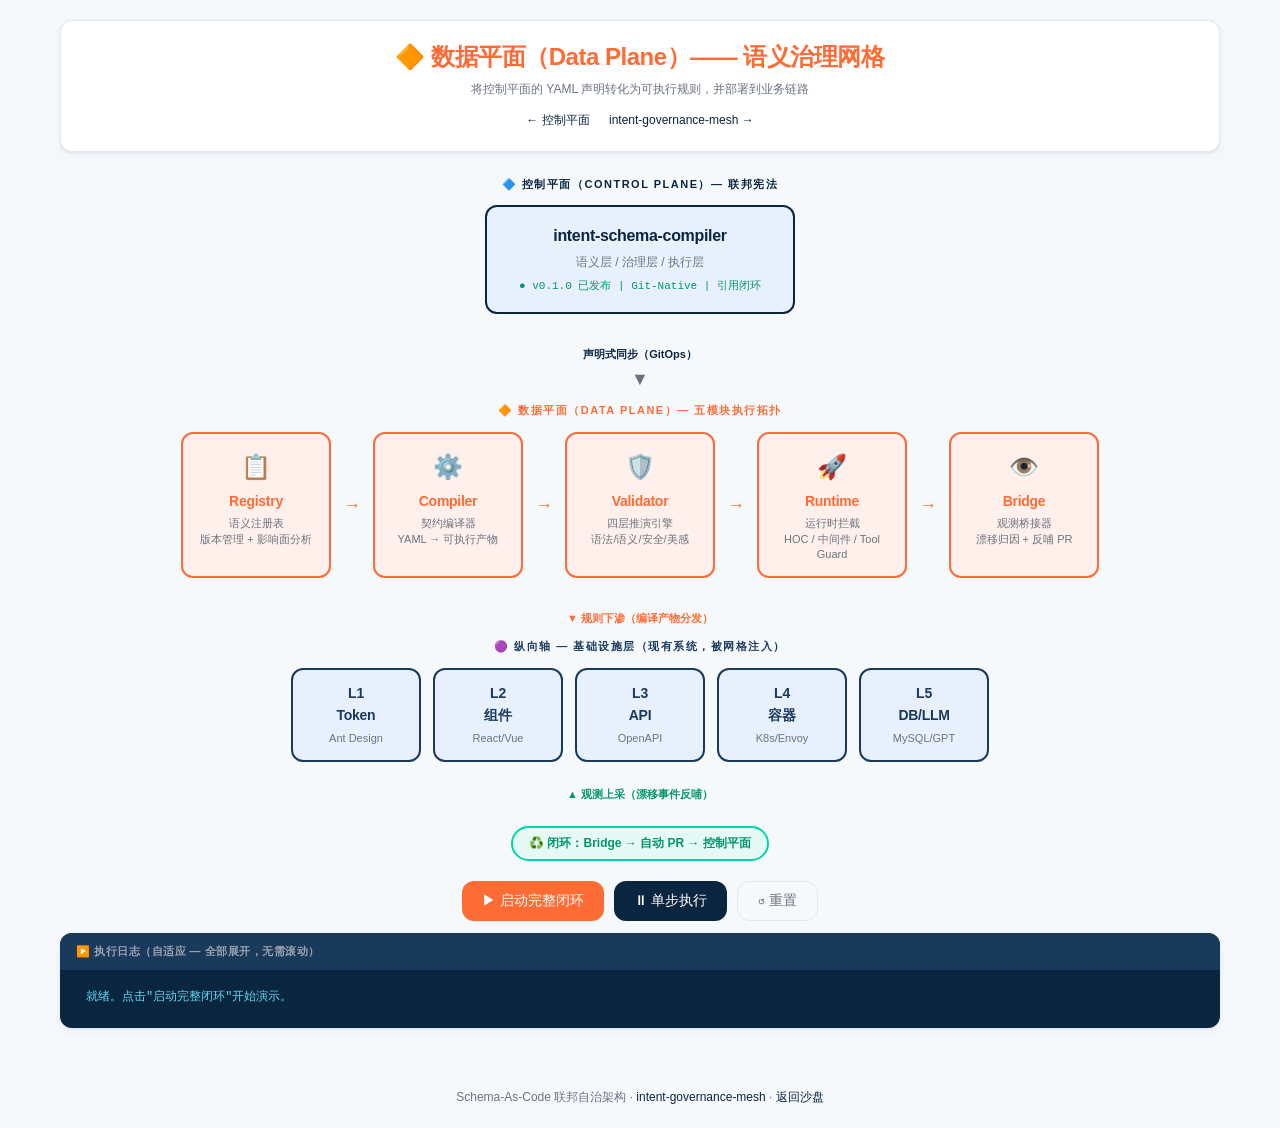
<file: demos/03-data-plane/index.html>
<!DOCTYPE html>
<html lang="zh-CN">
<head>
    <meta charset="UTF-8">
    <meta name="viewport" content="width=device-width, initial-scale=1.0">
    <title>03 数据平面（Data Plane）—— 语义治理网格执行拓扑</title>
    <style>
        :root {
            --sa-c-navy: #0A2540;
            --sa-c-navy-light: #1A3A5C;
            --sa-c-amber: #FF6B35;
            --sa-c-amber-light: #FFF0EB;
            --sa-c-teal: #00D4AA;
            --sa-c-teal-light: #E6FAF5;
            --sa-c-rose: #E11D48;
            --sa-c-rose-light: #FDE8EC;
            --sa-c-bg: #F6F9FC;
            --sa-c-surface: #FFFFFF;
            --sa-c-border: #E5E7EB;
            --sa-c-text: #1A1A2E;
            --sa-c-muted: #6B7280;
            --sa-f-base: 14px;
            --sa-f-sm: 12px;
            --sa-f-lg: 16px;
            --sa-f-xl: 24px;
            --sa-f-xxl: 32px;
            --sa-r: 12px;
            --sa-shadow: 0 1px 3px rgba(10,37,64,0.08), 0 4px 12px rgba(10,37,64,0.04);
            --sa-shadow-hover: 0 8px 24px rgba(10,37,64,0.12);
            --sa-max-w: 1200px;
        }

        * { margin: 0; padding: 0; box-sizing: border-box; }
        html { -webkit-font-smoothing: antialiased; }

        body {
            font-family: -apple-system, BlinkMacSystemFont, "Segoe UI", Roboto, "Helvetica Neue", Arial, sans-serif;
            font-size: var(--sa-f-base);
            line-height: 1.6;
            color: var(--sa-c-text);
            background: var(--sa-c-bg);
            overflow-x: hidden;
        }

        h1, h2, h3, h4 {
            font-weight: 600;
            line-height: 1.3;
            letter-spacing: -0.02em;
        }

        .container {
            max-width: var(--sa-max-w);
            margin: 0 auto;
            padding: 20px;
        }

        /* Header */
        header {
            text-align: center;
            margin-bottom: 24px;
            padding: 20px;
            background: var(--sa-c-surface);
            border-radius: var(--sa-r);
            border: 1px solid var(--sa-c-border);
            box-shadow: var(--sa-shadow);
        }

        header h1 {
            font-size: var(--sa-f-xl);
            margin-bottom: 8px;
            color: var(--sa-c-amber);
            letter-spacing: -0.02em;
        }

        header p {
            color: var(--sa-c-muted);
            font-size: var(--sa-f-sm);
        }

        .repo-links {
            margin-top: 12px;
            font-size: var(--sa-f-sm);
        }

        .repo-links a {
            color: var(--sa-c-navy);
            text-decoration: none;
            margin: 0 8px;
            font-weight: 500;
        }

        .repo-links a:hover {
            color: var(--sa-c-navy-light);
            text-decoration: underline;
        }

        /* 控制平面 */
        .control-plane-zone {
            text-align: center;
            margin-bottom: 24px;
        }

        .zone-label {
            font-size: 11px;
            font-weight: 600;
            text-transform: uppercase;
            letter-spacing: 1.5px;
            margin-bottom: 12px;
        }

        .cp-box {
            display: inline-block;
            background: #E8F0FE;
            border: 2px solid var(--sa-c-navy);
            border-radius: var(--sa-r);
            padding: 16px 32px;
            cursor: pointer;
            transition: all 0.3s ease;
        }

        .cp-box:hover {
            transform: scale(1.02);
            box-shadow: var(--sa-shadow-hover);
        }

        .cp-box .title {
            font-size: var(--sa-f-lg);
            font-weight: 600;
            color: var(--sa-c-navy);
            letter-spacing: -0.02em;
        }

        .cp-box .meta {
            font-size: var(--sa-f-sm);
            color: var(--sa-c-muted);
            margin-top: 4px;
        }

        .cp-box .status {
            font-size: 11px;
            color: #059669;
            margin-top: 6px;
            font-family: "JetBrains Mono", "SF Mono", Monaco, "Cascadia Code", monospace;
        }

        /* 数据平面节点 */
        .data-plane-zone {
            margin-bottom: 24px;
        }

        .data-plane-zone .zone-label {
            color: var(--sa-c-amber);
            text-align: center;
        }

        .node-row {
            display: flex;
            justify-content: center;
            align-items: stretch;
            gap: 12px;
            margin-top: 12px;
            flex-wrap: wrap;
        }

        .node {
            background: var(--sa-c-amber-light);
            border: 2px solid var(--sa-c-amber);
            border-radius: var(--sa-r);
            padding: 14px;
            width: 150px;
            text-align: center;
            cursor: pointer;
            transition: all 0.3s ease;
            position: relative;
        }

        .node:hover {
            transform: translateY(-2px);
            box-shadow: var(--sa-shadow-hover);
        }

        .node.active {
            background: #ffe0b2;
            box-shadow: 0 0 20px rgba(255, 107, 53, 0.3);
            transform: scale(1.05);
        }

        .node.processing {
            animation: pulse-node 1.5s infinite;
        }

        @keyframes pulse-node {
            0% { box-shadow: 0 0 0 0 rgba(255, 107, 53, 0.3); }
            70% { box-shadow: 0 0 0 10px rgba(255, 107, 53, 0); }
            100% { box-shadow: 0 0 0 0 rgba(255, 107, 53, 0); }
        }

        .node .icon {
            font-size: 24px;
            margin-bottom: 4px;
        }

        .node .name {
            font-size: var(--sa-f-base);
            font-weight: 600;
            color: var(--sa-c-amber);
            letter-spacing: -0.02em;
        }

        .node .desc {
            font-size: 11px;
            color: var(--sa-c-muted);
            margin-top: 4px;
            line-height: 1.4;
        }

        .node-connector {
            display: flex;
            align-items: center;
            font-size: 18px;
            color: var(--sa-c-amber);
            font-weight: bold;
        }

        /* 流程箭头 */
        .flow-arrow {
            text-align: center;
            padding: 8px 0;
            font-size: var(--sa-f-sm);
            color: var(--sa-c-muted);
        }

        .flow-arrow .arrow-label {
            font-size: 11px;
            font-weight: 600;
            margin-bottom: 2px;
        }

        .flow-arrow .arrow-line {
            font-size: 18px;
        }

        /* 基础设施层 */
        .infra-zone {
            margin-bottom: 16px;
        }

        .infra-zone .zone-label {
            color: var(--sa-c-navy-light);
            text-align: center;
        }

        .infra-row {
            display: flex;
            justify-content: center;
            gap: 12px;
            margin-top: 12px;
            flex-wrap: wrap;
        }

        .infra-node {
            background: #E8F0FE;
            border: 2px solid var(--sa-c-navy-light);
            border-radius: var(--sa-r);
            padding: 12px;
            width: 130px;
            text-align: center;
            transition: all 0.3s ease;
        }

        .infra-node.active {
            background: #dbeafe;
            box-shadow: 0 0 15px rgba(26, 58, 92, 0.2);
            transform: scale(1.1);
        }

        .infra-node .layer {
            font-size: var(--sa-f-base);
            font-weight: 600;
            color: var(--sa-c-navy-light);
            letter-spacing: -0.02em;
        }

        .infra-node .system {
            font-size: 11px;
            color: var(--sa-c-muted);
            margin-top: 4px;
        }

        /* 闭环 */
        .loop-indicator {
            text-align: center;
            margin: 12px 0;
        }

        .loop-indicator span {
            display: inline-block;
            background: var(--sa-c-teal-light);
            border: 2px solid var(--sa-c-teal);
            border-radius: 20px;
            padding: 6px 16px;
            font-size: var(--sa-f-sm);
            color: #059669;
            font-weight: 600;
        }

        /* ===== 执行日志区域 ===== */
        .demo-controls {
            margin: 20px 0 12px;
            display: flex;
            gap: 10px;
            justify-content: center;
            flex-wrap: wrap;
        }

        .sa-btn {
            display: inline-flex;
            align-items: center;
            justify-content: center;
            gap: 6px;
            padding: 10px 20px;
            border: none;
            border-radius: var(--sa-r);
            font-size: var(--sa-f-base);
            font-weight: 500;
            cursor: pointer;
            transition: all 0.2s ease;
            white-space: nowrap;
        }

        .sa-btn:disabled {
            opacity: 0.5;
            cursor: not-allowed;
        }

        .sa-btn--primary {
            background: var(--sa-c-navy);
            color: white;
        }

        .sa-btn--primary:hover:not(:disabled) {
            background: var(--sa-c-navy-light);
        }

        .sa-btn--accent {
            background: var(--sa-c-amber);
            color: white;
        }

        .sa-btn--accent:hover:not(:disabled) {
            filter: brightness(1.1);
        }

        .sa-btn--ghost {
            background: transparent;
            color: var(--sa-c-muted);
            border: 1px solid var(--sa-c-border);
        }

        .sa-btn--ghost:hover:not(:disabled) {
            background: var(--sa-c-bg);
            color: var(--sa-c-text);
        }

        /* 日志面板：品牌深色主题 */
        .log-panel {
            background: var(--sa-c-navy);
            border-radius: var(--sa-r);
            padding: 0;
            box-shadow: var(--sa-shadow);
        }

        .log-header {
            background: var(--sa-c-navy-light);
            padding: 10px 16px;
            border-radius: var(--sa-r) var(--sa-r) 0 0;
            font-size: 11px;
            color: #9CA3AF;
            font-weight: 600;
            letter-spacing: 0.5px;
            display: flex;
            align-items: center;
            gap: 8px;
        }

        .log-content {
            padding: 12px 16px 16px;
            font-family: "JetBrains Mono", "SF Mono", Monaco, "Cascadia Code", monospace;
            font-size: var(--sa-f-sm);
            line-height: 2;
        }

        .log-line {
            padding: 1px 0;
            border-left: 2px solid transparent;
            padding-left: 8px;
            margin: 2px 0;
            white-space: pre-wrap;
            word-break: break-word;
        }

        .log-line.ready { color: #66d9ef; }
        .log-line.info { color: #a6e22e; }
        .log-line.process { color: #fd971f; }
        .log-line.success { color: var(--sa-c-teal); border-left-color: var(--sa-c-teal); }
        .log-line.error { color: var(--sa-c-rose); border-left-color: var(--sa-c-rose); }
        .log-line.highlight { color: #e6db74; background: rgba(230, 219, 116, 0.08); }

        /* Footer */
        footer {
            text-align: center;
            padding: 20px;
            color: var(--sa-c-muted);
            font-size: var(--sa-f-sm);
            margin-top: 20px;
        }

        footer a {
            color: var(--sa-c-navy);
            text-decoration: none;
            font-weight: 500;
        }

        footer a:hover {
            color: var(--sa-c-navy-light);
            text-decoration: underline;
        }

        /* 响应式 */
        @media (max-width: 768px) {
            .node-row,
            .infra-row {
                flex-wrap: wrap;
            }
            .node,
            .infra-node {
                width: 45%;
            }
            .node-connector {
                display: none;
            }
        }
    </style>
<base target="_blank">
</head>
<body>
    <div class="container">
        <header>
            <h1>🔶 数据平面（Data Plane）—— 语义治理网格</h1>
            <p>将控制平面的 YAML 声明转化为可执行规则，并部署到业务链路</p>
            <div class="repo-links">
                <a href="https://github.com/2436041978-ops/intent-schema-compiler" target="_blank">← 控制平面</a>
                <a href="https://github.com/2436041978-ops/intent-governance-mesh" target="_blank">intent-governance-mesh →</a>
            </div>
        </header>

        <!-- 控制平面 -->
        <div class="control-plane-zone">
            <div class="zone-label" style="color: var(--sa-c-navy);">🔷 控制平面（Control Plane）— 联邦宪法</div>
            <div class="cp-box" id="control-plane">
                <div class="title">intent-schema-compiler</div>
                <div class="meta">语义层 / 治理层 / 执行层</div>
                <div class="status">● v0.1.0 已发布 | Git-Native | 引用闭环</div>
            </div>
        </div>

        <!-- 声明式同步箭头 -->
        <div class="flow-arrow">
            <div class="arrow-label" style="color: var(--sa-c-navy);">声明式同步（GitOps）</div>
            <div class="arrow-line">▼</div>
        </div>

        <!-- 数据平面五模块 -->
        <div class="data-plane-zone">
            <div class="zone-label">🔶 数据平面（Data Plane）— 五模块执行拓扑</div>
            <div class="node-row">
                <div class="node" id="node-registry" onclick="showNodeInfo('Registry')">
                    <div class="icon">📋</div>
                    <div class="name">Registry</div>
                    <div class="desc">语义注册表<br>版本管理 + 影响面分析</div>
                </div>
                <div class="node-connector">→</div>
                <div class="node" id="node-compiler" onclick="showNodeInfo('Compiler')">
                    <div class="icon">⚙️</div>
                    <div class="name">Compiler</div>
                    <div class="desc">契约编译器<br>YAML → 可执行产物</div>
                </div>
                <div class="node-connector">→</div>
                <div class="node" id="node-validator" onclick="showNodeInfo('Validator')">
                    <div class="icon">🛡️</div>
                    <div class="name">Validator</div>
                    <div class="desc">四层推演引擎<br>语法/语义/安全/美感</div>
                </div>
                <div class="node-connector">→</div>
                <div class="node" id="node-runtime" onclick="showNodeInfo('Runtime')">
                    <div class="icon">🚀</div>
                    <div class="name">Runtime</div>
                    <div class="desc">运行时拦截<br>HOC / 中间件 / Tool Guard</div>
                </div>
                <div class="node-connector">→</div>
                <div class="node" id="node-bridge" onclick="showNodeInfo('Bridge')">
                    <div class="icon">👁️</div>
                    <div class="name">Bridge</div>
                    <div class="desc">观测桥接器<br>漂移归因 + 反哺 PR</div>
                </div>
            </div>
        </div>

        <!-- 规则下渗 -->
        <div class="flow-arrow">
            <div class="arrow-label" style="color: var(--sa-c-amber);">▼ 规则下渗（编译产物分发）</div>
        </div>

        <!-- 基础设施层 -->
        <div class="infra-zone">
            <div class="zone-label">🟣 纵向轴 — 基础设施层（现有系统，被网格注入）</div>
            <div class="infra-row">
                <div class="infra-node" id="infra-l1">
                    <div class="layer">L1<br>Token</div>
                    <div class="system">Ant Design</div>
                </div>
                <div class="infra-node" id="infra-l2">
                    <div class="layer">L2<br>组件</div>
                    <div class="system">React/Vue</div>
                </div>
                <div class="infra-node" id="infra-l3">
                    <div class="layer">L3<br>API</div>
                    <div class="system">OpenAPI</div>
                </div>
                <div class="infra-node" id="infra-l4">
                    <div class="layer">L4<br>容器</div>
                    <div class="system">K8s/Envoy</div>
                </div>
                <div class="infra-node" id="infra-l5">
                    <div class="layer">L5<br>DB/LLM</div>
                    <div class="system">MySQL/GPT</div>
                </div>
            </div>
        </div>

        <!-- 观测上采 -->
        <div class="flow-arrow">
            <div class="arrow-label" style="color: #059669;">▲ 观测上采（漂移事件反哺）</div>
        </div>

        <!-- 闭环 -->
        <div class="loop-indicator">
            <span>♻️ 闭环：Bridge → 自动 PR → 控制平面</span>
        </div>

        <!-- 演示控制 -->
        <div class="demo-controls">
            <button class="sa-btn sa-btn--accent" onclick="startDemo()" id="btn-start">▶ 启动完整闭环</button>
            <button class="sa-btn sa-btn--primary" onclick="stepDemo()" id="btn-step">⏸ 单步执行</button>
            <button class="sa-btn sa-btn--ghost" onclick="resetDemo()" id="btn-reset">↺ 重置</button>
        </div>

        <!-- 执行日志 -->
        <div class="log-panel">
            <div class="log-header">
                ▶️ 执行日志（自适应 — 全部展开，无需滚动）
            </div>
            <div class="log-content" id="log-content">
                <div class="log-line ready">就绪。点击"启动完整闭环"开始演示。</div>
            </div>
        </div>
    </div>

    <footer>
        Schema-As-Code 联邦自治架构 · 
        <a href="https://github.com/2436041978-ops/intent-governance-mesh" target="_blank">intent-governance-mesh</a> ·
        <a href="https://github.com/2436041978-ops/schema-as-code-sandbox" target="_blank">返回沙盘</a>
    </footer>

    <script>
        const demoSteps = [
            { node: 'control-plane', name: '声明式同步', msg: '🚀 GitOps 触发：控制平面 YAML 变更 → Registry 拉取最新意图协议', type: 'ready' },
            { node: 'node-registry', name: 'Registry', msg: '📋 版本化语义注册，分析影响面（哪些产品/组件需同步更新）', type: 'process' },
            { node: 'node-compiler', name: 'Compiler', msg: '⚙️ 编译 YAML 为可执行产物（TS 类型 / ESLint 规则 / OpenAPI 扩展 / OPA Policy）', type: 'process' },
            { node: 'node-validator', name: 'Validator', msg: '🛡️ 四层推演安检（语法 → 语义 → 安全 → 美感），短路终止策略', type: 'process' },
            { node: 'node-runtime', name: 'Runtime', msg: '🚀 部署运行时守卫（React HOC / Express 中间件 / LLM Tool Guard）', type: 'process' },
            { node: 'infra-l1', name: '规则下渗', msg: '⬇️ 编译产物分发到 L1-L5：Token / 组件 / API / 容器 / DB', type: 'info' },
            { node: 'infra-l2', name: 'L2 组件层', msg: '✅ React HOC 注入完成：withIntentGuard(Component, intentConfig)', type: 'success' },
            { node: 'infra-l3', name: 'L3 API 层', msg: '✅ OpenAPI 扩展字段注入：x-intent-binding: destructive-action', type: 'success' },
            { node: 'infra-l4', name: 'L4 容器层', msg: '✅ OPA Policy 注入：allow { input.human_confirmed == true }', type: 'success' },
            { node: 'infra-l5', name: 'L5 DB/LLM', msg: `✅ DDL 注释注入：COMMENT 'intent: status.critical'`, type: 'success' },
            { node: 'node-bridge', name: 'Bridge', msg: '👁️ 采集运行时漂移事件（同义词替代 / 置信度波动 / 安全越界）', type: 'process' },
            { node: 'node-bridge', name: '观测上采', msg: '⬆️ 从 DB/LLM/容器/API/组件 采集语义一致性指标', type: 'info' },
            { node: 'control-plane', name: '闭环反哺', msg: '♻️ 自动创建 Registry PR：收紧"严重"同义词规则 → 人工审批 → 下一周期', type: 'highlight' }
        ];

        let currentStep = 0;
        let isRunning = false;

        function log(msg, type = 'info') {
            const panel = document.getElementById('log-content');
            const line = document.createElement('div');
            line.className = `log-line ${type}`;
            const time = new Date().toLocaleTimeString('zh-CN', { hour12: false });
            line.textContent = `[${time}] ${msg}`;
            panel.appendChild(line);
        }

        function clearLog() {
            document.getElementById('log-content').innerHTML = '<div class="log-line ready">就绪。点击"启动完整闭环"开始演示。</div>';
        }

        function resetDemo() {
            currentStep = 0;
            isRunning = false;
            clearLog();
            document.querySelectorAll('.active, .processing').forEach(el => {
                el.classList.remove('active', 'processing');
            });
            document.getElementById('btn-start').disabled = false;
            document.getElementById('btn-step').disabled = false;
        }

        async function startDemo() {
            if (isRunning) return;
            resetDemo();
            isRunning = true;
            document.getElementById('btn-start').disabled = true;
            document.getElementById('btn-step').disabled = true;

            for (let i = 0; i < demoSteps.length; i++) {
                currentStep = i;
                const step = demoSteps[i];

                if (step.node) {
                    const el = document.getElementById(step.node);
                    if (el) {
                        el.classList.add('processing');
                        await sleep(400);
                        el.classList.remove('processing');
                        el.classList.add('active');
                    }
                }

                log(`${step.name}：${step.msg}`, step.type);
                await sleep(800);
            }

            log('🎉 完整闭环演示结束。数据平面已就绪。', 'highlight');
            isRunning = false;
            document.getElementById('btn-start').disabled = false;
            document.getElementById('btn-step').disabled = false;
        }

        async function stepDemo() {
            if (currentStep >= demoSteps.length) {
                resetDemo();
                return;
            }
            const step = demoSteps[currentStep];
            if (step.node) {
                const el = document.getElementById(step.node);
                if (el) {
                    el.classList.add('active');
                }
            }
            log(`${step.name}：${step.msg}`, step.type);
            currentStep++;
            if (currentStep >= demoSteps.length) {
                log('🎉 单步演示结束。', 'highlight');
            }
        }

        function showNodeInfo(name) {
            const details = {
                'Registry': '语义注册表：管理意图协议版本，分析变更影响面，维护跨产品绑定配置。',
                'Compiler': '契约编译器：将 YAML 意图协议翻译为各层可执行产物（TS/ESLint/OpenAPI/OPA）。',
                'Validator': '四层推演引擎：语法/语义/安全/美感分层安检，阻断优于修正。',
                'Runtime': '运行时拦截：React HOC、Express 中间件、LLM Tool Guard 现场执行。',
                'Bridge': '观测桥接器：采集漂移事件，归因分析，自动创建 Registry PR 反哺。'
            };
            log(`ℹ️ [${name}] ${details[name]}`, 'info');
        }

        function sleep(ms) {
            return new Promise(resolve => setTimeout(resolve, ms));
        }
    </script>
</body>
</html>
</file>
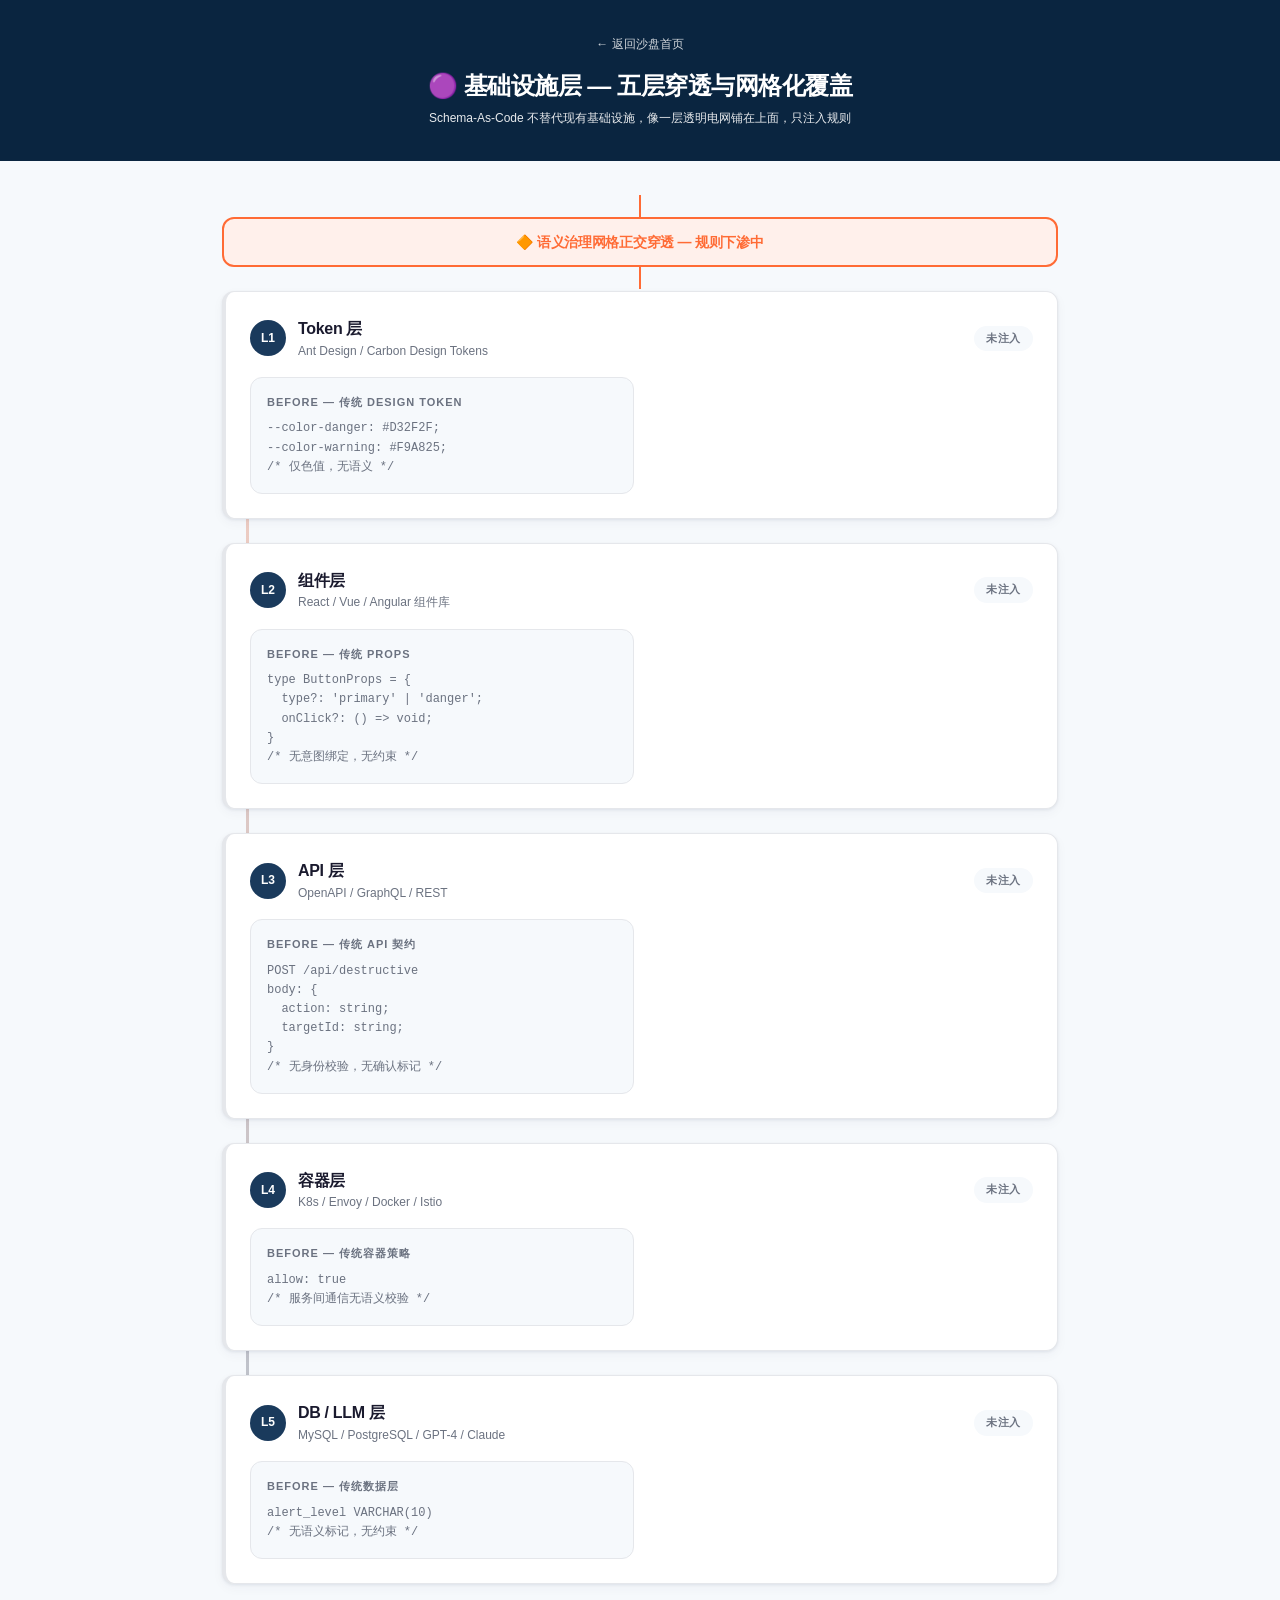
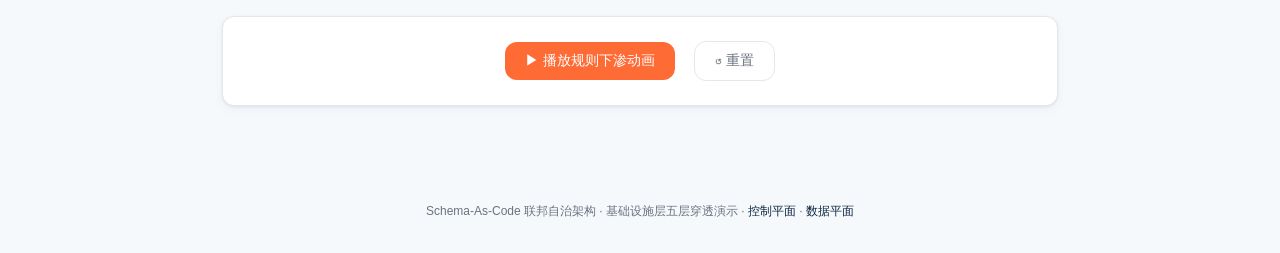
<file: demos/04-infrastructure/index.html>
<!DOCTYPE html>
<html lang="zh-CN">
<head>
    <meta charset="UTF-8">
    <meta name="viewport" content="width=device-width, initial-scale=1.0">
    <title>04 基础设施层 — 五层穿透与网格化覆盖</title>
    <style>
        :root {
            --sa-c-navy: #0A2540;
            --sa-c-navy-light: #1A3A5C;
            --sa-c-amber: #FF6B35;
            --sa-c-amber-light: #FFF0EB;
            --sa-c-teal: #00D4AA;
            --sa-c-teal-light: #E6FAF5;
            --sa-c-rose: #E11D48;
            --sa-c-rose-light: #FDE8EC;
            --sa-c-bg: #F6F9FC;
            --sa-c-surface: #FFFFFF;
            --sa-c-border: #E5E7EB;
            --sa-c-text: #1A1A2E;
            --sa-c-muted: #6B7280;
            --sa-f-base: 14px;
            --sa-f-sm: 12px;
            --sa-f-lg: 16px;
            --sa-f-xl: 24px;
            --sa-f-xxl: 32px;
            --sa-r: 12px;
            --sa-shadow: 0 1px 3px rgba(10,37,64,0.08), 0 4px 12px rgba(10,37,64,0.04);
            --sa-shadow-hover: 0 8px 24px rgba(10,37,64,0.12);
            --sa-max-w: 900px;
        }

        * { margin: 0; padding: 0; box-sizing: border-box; }
        html { -webkit-font-smoothing: antialiased; }

        body {
            font-family: -apple-system, BlinkMacSystemFont, "Segoe UI", Roboto, "Helvetica Neue", Arial, sans-serif;
            font-size: var(--sa-f-base);
            line-height: 1.6;
            color: var(--sa-c-text);
            background: var(--sa-c-bg);
        }

        h1, h2, h3, h4 {
            font-weight: 600;
            line-height: 1.3;
            letter-spacing: -0.02em;
        }

        .header {
            background: var(--sa-c-navy);
            color: white;
            padding: 32px;
            text-align: center;
        }

        .header h1 { font-size: var(--sa-f-xl); margin-bottom: 8px; letter-spacing: -0.02em; }
        .header p { font-size: var(--sa-f-sm); opacity: 0.9; }

        .back-link {
            display: inline-block;
            margin-bottom: 16px;
            color: rgba(255,255,255,0.8);
            text-decoration: none;
            font-size: var(--sa-f-sm);
            transition: color 0.2s;
        }
        .back-link:hover { color: white; }

        .container {
            max-width: var(--sa-max-w);
            margin: 0 auto;
            padding: 32px;
        }

        /* 正交穿透指示线 */
        .penetration-indicator {
            position: relative;
            margin: 24px 0;
            padding: 12px 20px;
            background: var(--sa-c-amber-light);
            border: 2px solid var(--sa-c-amber);
            border-radius: var(--sa-r);
            text-align: center;
            font-size: var(--sa-f-base);
            font-weight: 600;
            color: var(--sa-c-amber);
            letter-spacing: -0.02em;
        }

        .penetration-indicator::before,
        .penetration-indicator::after {
            content: "";
            position: absolute;
            left: 50%;
            width: 2px;
            height: 24px;
            background: var(--sa-c-amber);
            transform: translateX(-50%);
        }

        .penetration-indicator::before { top: -24px; }
        .penetration-indicator::after { bottom: -24px; }

        /* 五层穿透容器 */
        .layers {
            display: flex;
            flex-direction: column;
            gap: 24px;
            position: relative;
        }

        /* 横向网格贯穿线 */
        .layers::before {
            content: "";
            position: absolute;
            left: 24px;
            top: 0;
            bottom: 0;
            width: 3px;
            background: linear-gradient(to bottom, var(--sa-c-amber), var(--sa-c-navy-light));
            opacity: 0.3;
            z-index: 0;
        }

        .layer-card {
            background: var(--sa-c-surface);
            border: 1px solid var(--sa-c-border);
            border-radius: var(--sa-r);
            padding: 24px;
            position: relative;
            z-index: 1;
            cursor: pointer;
            transition: all 0.3s ease;
            box-shadow: var(--sa-shadow);
        }

        .layer-card:hover {
            box-shadow: var(--sa-shadow-hover);
            transform: translateX(4px);
        }

        .layer-card.injected {
            border-left: 4px solid var(--sa-c-teal);
        }

        .layer-card.not-injected {
            border-left: 4px solid var(--sa-c-border);
        }

        .layer-header {
            display: flex;
            justify-content: space-between;
            align-items: center;
            margin-bottom: 16px;
        }

        .layer-title {
            display: flex;
            align-items: center;
            gap: 12px;
        }

        .layer-badge {
            background: var(--sa-c-navy-light);
            color: white;
            width: 36px;
            height: 36px;
            border-radius: 50%;
            display: flex;
            align-items: center;
            justify-content: center;
            font-size: var(--sa-f-sm);
            font-weight: 600;
            flex-shrink: 0;
        }

        .layer-name {
            font-size: var(--sa-f-lg);
            font-weight: 600;
            letter-spacing: -0.02em;
        }

        .layer-system {
            font-size: var(--sa-f-sm);
            color: var(--sa-c-muted);
        }

        .layer-status {
            font-size: 11px;
            padding: 4px 12px;
            border-radius: 20px;
            font-weight: 600;
            letter-spacing: 0.05em;
        }

        .layer-status.injected {
            background: var(--sa-c-teal-light);
            color: #059669;
        }

        .layer-status.not-injected {
            background: var(--sa-c-bg);
            color: var(--sa-c-muted);
        }

        /* 前后对比 */
        .compare {
            display: grid;
            grid-template-columns: 1fr 1fr;
            gap: 16px;
            margin-top: 16px;
        }

        .compare-box {
            padding: 16px;
            border-radius: var(--sa-r);
            font-size: var(--sa-f-sm);
            font-family: "JetBrains Mono", "SF Mono", Monaco, "Cascadia Code", monospace;
            line-height: 1.6;
        }

        .compare-box.before {
            background: var(--sa-c-bg);
            border: 1px solid var(--sa-c-border);
            color: var(--sa-c-muted);
        }

        .compare-box.after {
            background: var(--sa-c-teal-light);
            border: 1px solid var(--sa-c-teal);
            color: var(--sa-c-text);
            display: none;
        }

        .layer-card.injected .compare-box.after {
            display: block;
        }

        .compare-label {
            font-size: 11px;
            font-weight: 600;
            text-transform: uppercase;
            letter-spacing: 1px;
            margin-bottom: 8px;
            font-family: -apple-system, BlinkMacSystemFont, "Segoe UI", Roboto, sans-serif;
        }

        .compare-box.before .compare-label { color: var(--sa-c-muted); }
        .compare-box.after .compare-label { color: #059669; }

        /* 展开详情 */
        .detail-panel {
            display: none;
            margin-top: 16px;
            padding-top: 16px;
            border-top: 1px dashed var(--sa-c-border);
        }

        .layer-card.expanded .detail-panel {
            display: block;
        }

        .detail-panel h4 {
            font-size: var(--sa-f-sm);
            color: var(--sa-c-muted);
            margin-bottom: 12px;
            font-weight: 600;
        }

        .detail-panel pre {
            background: var(--sa-c-navy);
            color: #a6e22e;
            padding: 16px;
            border-radius: var(--sa-r);
            font-size: var(--sa-f-sm);
            overflow-x: auto;
            line-height: 1.6;
            font-family: "JetBrains Mono", "SF Mono", Monaco, "Cascadia Code", monospace;
        }

        .detail-panel .meta {
            margin-top: 12px;
            font-size: var(--sa-f-sm);
            color: var(--sa-c-muted);
            background: #E8F0FE;
            padding: 12px;
            border-radius: var(--sa-r);
            border-left: 3px solid var(--sa-c-navy);
        }

        /* 控制按钮 */
        .controls {
            text-align: center;
            margin: 32px 0;
            padding: 24px;
            background: var(--sa-c-surface);
            border-radius: var(--sa-r);
            border: 1px solid var(--sa-c-border);
            box-shadow: var(--sa-shadow);
        }

        .sa-btn {
            display: inline-flex;
            align-items: center;
            justify-content: center;
            gap: 6px;
            padding: 10px 20px;
            border: none;
            border-radius: var(--sa-r);
            font-size: var(--sa-f-base);
            font-weight: 500;
            cursor: pointer;
            transition: all 0.2s ease;
            white-space: nowrap;
            margin: 0 8px;
        }

        .sa-btn:disabled { opacity: 0.5; cursor: not-allowed; }

        .sa-btn--accent {
            background: var(--sa-c-amber);
            color: white;
        }

        .sa-btn--accent:hover:not(:disabled) { filter: brightness(1.1); }

        .sa-btn--ghost {
            background: transparent;
            color: var(--sa-c-muted);
            border: 1px solid var(--sa-c-border);
        }

        .sa-btn--ghost:hover:not(:disabled) {
            background: var(--sa-c-bg);
            color: var(--sa-c-text);
        }

        .progress-bar {
            width: 100%;
            height: 6px;
            background: var(--sa-c-border);
            border-radius: 3px;
            margin-top: 16px;
            overflow: hidden;
            display: none;
        }

        .progress-bar.active { display: block; }

        .progress-fill {
            height: 100%;
            background: linear-gradient(90deg, var(--sa-c-amber), var(--sa-c-teal));
            border-radius: 3px;
            width: 0%;
            transition: width 0.5s ease;
        }

        /* 响应式 */
        @media (max-width: 768px) {
            .compare { grid-template-columns: 1fr; }
            .layer-header { flex-direction: column; align-items: flex-start; gap: 8px; }
        }

        footer {
            text-align: center;
            padding: 32px;
            color: var(--sa-c-muted);
            font-size: var(--sa-f-sm);
        }

        footer a {
            color: var(--sa-c-navy);
            text-decoration: none;
            font-weight: 500;
        }

        footer a:hover {
            color: var(--sa-c-navy-light);
            text-decoration: underline;
        }
    </style>
<base target="_blank">
</head>
<body>

    <div class="header">
        <a class="back-link" href="../../">← 返回沙盘首页</a>
        <h1>🟣 基础设施层 — 五层穿透与网格化覆盖</h1>
        <p>Schema-As-Code 不替代现有基础设施，像一层透明电网铺在上面，只注入规则</p>
    </div>

    <div class="container">
        <!-- 正交穿透指示 -->
        <div class="penetration-indicator">
            🔶 语义治理网格正交穿透 — 规则下渗中
        </div>

        <!-- 五层穿透 -->
        <div class="layers" id="layers">

            <!-- L1 -->
            <div class="layer-card not-injected" id="layer-l1" onclick="toggleDetail('l1')">
                <div class="layer-header">
                    <div class="layer-title">
                        <div class="layer-badge">L1</div>
                        <div>
                            <div class="layer-name">Token 层</div>
                            <div class="layer-system">Ant Design / Carbon Design Tokens</div>
                        </div>
                    </div>
                    <div class="layer-status not-injected" id="status-l1">未注入</div>
                </div>
                <div class="compare">
                    <div class="compare-box before">
                        <div class="compare-label">Before — 传统 Design Token</div>
                        --color-danger: #D32F2F;<br>
                        --color-warning: #F9A825;<br>
                        <span style="color: var(--sa-c-muted);">/* 仅色值，无语义 */</span>
                    </div>
                    <div class="compare-box after" id="after-l1">
                        <div class="compare-label">After — 注入语义契约</div>
                        --status-critical: #D32F2F;<br>
                        <span style="color: #059669;">/* intent: system-fault */</span><br>
                        <span style="color: #059669;">/* llm_constraint: "禁止建议自动修复" */</span><br>
                        --status-warning: #F9A825;<br>
                        <span style="color: #059669;">/* intent: potential-risk */</span>
                    </div>
                </div>
                <div class="detail-panel" id="detail-l1">
                    <h4>Compiler 产物：Token 层语义扩展</h4>
                    <pre>/* 由 Schema Compiler 自动生成，禁止手动修改 */
:root {
  --status-critical: #D32F2F;
  --status-critical-motion: pulse-red-urgent;
  --status-critical-sound: alert-high;

  /* 语义注释：绑定意图协议 IC-003 */
  /* intent: status.critical */
  /* canonical_id: ST-001 */
  /* immutable: true */
  /* llm_constraints: [
       "生成内容必须包含明确的故障定位信息",
       "禁止提供未经验证的修复建议"
     ] */
}</pre>
                    <div class="meta">
                        <strong>正交穿透验证：</strong>Ant Design 的 CSS 文件无需修改，Compiler 在编译时注入语义注释。设计师继续使用 `color="danger"`，但系统知道这是 `status.critical`。
                    </div>
                </div>
            </div>

            <!-- L2 -->
            <div class="layer-card not-injected" id="layer-l2" onclick="toggleDetail('l2')">
                <div class="layer-header">
                    <div class="layer-title">
                        <div class="layer-badge">L2</div>
                        <div>
                            <div class="layer-name">组件层</div>
                            <div class="layer-system">React / Vue / Angular 组件库</div>
                        </div>
                    </div>
                    <div class="layer-status not-injected" id="status-l2">未注入</div>
                </div>
                <div class="compare">
                    <div class="compare-box before">
                        <div class="compare-label">Before — 传统 Props</div>
                        type ButtonProps = {<br>
                        &nbsp;&nbsp;type?: 'primary' | 'danger';<br>
                        &nbsp;&nbsp;onClick?: () => void;<br>
                        }<br>
                        <span style="color: var(--sa-c-muted);">/* 无意图绑定，无约束 */</span>
                    </div>
                    <div class="compare-box after" id="after-l2">
                        <div class="compare-label">After — 注入语义契约</div>
                        type DestructiveButtonProps = {<br>
                        &nbsp;&nbsp;intentContract: 'destructive-action';<br>
                        &nbsp;&nbsp;humanConfirmed?: boolean;<br>
                        &nbsp;&nbsp;// ESLint: 禁止 type="primary"<br>
                        &nbsp;&nbsp;// 必须包含 ConfirmModal 子组件<br>
                        }
                    </div>
                </div>
                <div class="detail-panel" id="detail-l2">
                    <h4>Compiler 产物：组件层类型约束 + ESLint 规则</h4>
                    <pre>// intent-types.ts — 由 Schema Compiler 自动生成
export interface DestructiveActionIntent {
  intentId: 'destructive-action';
  semanticDomain: 'transactional';
  safetyBoundary: {
    ruleRef: 'rules/safety/destructive.yaml';
    violationAction: 'block';
  };
}

// ESLint 规则产物
{
  "rules": {
    "intent/destructive-action-guard": ["error", {
      "requiredChildren": ["ConfirmModal"],
      "prohibitedProps": { "type": "primary" },
      "appliesTo": ["Button", "Action"]
    }]
  }
}</pre>
                    <div class="meta">
                        <strong>正交穿透验证：</strong>React 组件代码不改逻辑，只加一层 `withIntentGuard` HOC。开发者在 IDE 中写 `<Button>` 时，ESLint 自动提示"此场景下禁止 type=primary"。
                    </div>
                </div>
            </div>

            <!-- L3 -->
            <div class="layer-card not-injected" id="layer-l3" onclick="toggleDetail('l3')">
                <div class="layer-header">
                    <div class="layer-title">
                        <div class="layer-badge">L3</div>
                        <div>
                            <div class="layer-name">API 层</div>
                            <div class="layer-system">OpenAPI / GraphQL / REST</div>
                        </div>
                    </div>
                    <div class="layer-status not-injected" id="status-l3">未注入</div>
                </div>
                <div class="compare">
                    <div class="compare-box before">
                        <div class="compare-label">Before — 传统 API 契约</div>
                        POST /api/destructive<br>
                        body: {<br>
                        &nbsp;&nbsp;action: string;<br>
                        &nbsp;&nbsp;targetId: string;<br>
                        }<br>
                        <span style="color: var(--sa-c-muted);">/* 无身份校验，无确认标记 */</span>
                    </div>
                    <div class="compare-box after" id="after-l3">
                        <div class="compare-label">After — 注入语义契约</div>
                        x-intent-binding: destructive-action<br>
                        POST /api/destructive<br>
                        required: [human_confirmed]<br>
                        // 网关拦截：缺少 human_confirmed → 422
                    </div>
                </div>
                <div class="detail-panel" id="detail-l3">
                    <h4>Compiler 产物：API 层 OpenAPI 扩展</h4>
                    <pre>openapi: 3.0.0
paths:
  /api/v1/destructive:
    post:
      x-intent-binding: destructive-action
      x-schema-version: "v1.1.0"
      requestBody:
        required:
          - human_confirmed    # 由契约编译生成的强制字段
        properties:
          human_confirmed:
            type: boolean
            description: "人机边界：高危操作必须人工确认"
          actor_type:
            type: string
            enum: ["human", "ai", "human_via_ai"]
            description: "执行者身份，AI 直接调用将 403"
      responses:
        403:
          description: "AI 越权或缺少人工确认"
        422:
          description: "未通过意图协议校验"</pre>
                    <div class="meta">
                        <strong>正交穿透验证：</strong>API 网关（如 Kong、AWS API Gateway）消费 OpenAPI 扩展字段，无需修改后端业务代码。非法请求在网关层直接 422/403，不进入 Controller。
                    </div>
                </div>
            </div>

            <!-- L4 -->
            <div class="layer-card not-injected" id="layer-l4" onclick="toggleDetail('l4')">
                <div class="layer-header">
                    <div class="layer-title">
                        <div class="layer-badge">L4</div>
                        <div>
                            <div class="layer-name">容器层</div>
                            <div class="layer-system">K8s / Envoy / Docker / Istio</div>
                        </div>
                    </div>
                    <div class="layer-status not-injected" id="status-l4">未注入</div>
                </div>
                <div class="compare">
                    <div class="compare-box before">
                        <div class="compare-label">Before — 传统容器策略</div>
                        allow: true<br>
                        <span style="color: var(--sa-c-muted);">/* 服务间通信无语义校验 */</span>
                    </div>
                    <div class="compare-box after" id="after-l4">
                        <div class="compare-label">After — 注入语义契约</div>
                        OPA Policy:<br>
                        allow {<br>
                        &nbsp;&nbsp;input.intent_id == "destructive-action"<br>
                        &nbsp;&nbsp;input.human_confirmed == true<br>
                        &nbsp;&nbsp;input.actor_type == "human"<br>
                        }
                    </div>
                </div>
                <div class="detail-panel" id="detail-l4">
                    <h4>Compiler 产物：容器层 OPA Policy / WASM</h4>
                    <pre>package intent.governance

default allow = false

# 规则由 Schema Compiler 从 human-ai-boundary.yaml 编译生成
allow {
  input.intent_id == "destructive-action"
  input.human_confirmed == true
  input.actor_type == "human"
}

deny_reason = "AI prohibited from executing destructive actions" {
  input.intent_id == "destructive-action"
  input.actor_type == "ai"
}

# 版本校验：拒绝未知版本的意图协议
allow {
  input.schema_version == "v1.1.0"
}</pre>
                    <div class="meta">
                        <strong>正交穿透验证：</strong>Envoy Sidecar 或 OPA Gatekeeper 加载 Rego 策略文件。容器间通信时自动校验意图协议版本和 Actor 身份，业务 Pod 无感知。
                    </div>
                </div>
            </div>

            <!-- L5 -->
            <div class="layer-card not-injected" id="layer-l5" onclick="toggleDetail('l5')">
                <div class="layer-header">
                    <div class="layer-title">
                        <div class="layer-badge">L5</div>
                        <div>
                            <div class="layer-name">DB / LLM 层</div>
                            <div class="layer-system">MySQL / PostgreSQL / GPT-4 / Claude</div>
                        </div>
                    </div>
                    <div class="layer-status not-injected" id="status-l5">未注入</div>
                </div>
                <div class="compare">
                    <div class="compare-box before">
                        <div class="compare-label">Before — 传统数据层</div>
                        alert_level VARCHAR(10)<br>
                        <span style="color: var(--sa-c-muted);">/* 无语义标记，无约束 */</span>
                    </div>
                    <div class="compare-box after" id="after-l5">
                        <div class="compare-label">After — 注入语义契约</div>
                        alert_level VARCHAR(10)<br>
                        COMMENT 'intent: status.critical'<br>
                        CHECK (alert_level IN ('P0','P1','P2','P3'))<br>
                        // LLM Prompt 前缀注入语义约束
                    </div>
                </div>
                <div class="detail-panel" id="detail-l5">
                    <h4>Compiler 产物：数据库层 DDL + LLM Prompt 约束</h4>
                    <pre>-- 由 Schema Compiler 自动生成，随 Schema 版本更新
ALTER TABLE alerts 
  MODIFY COLUMN alert_level VARCHAR(10) 
  COMMENT 'intent: status.critical | canonical_id: ST-001 | version: v1.1.0';

-- 语义约束检查（软约束，运行时由应用层强制执行）
-- CHECK (alert_level IN ('P0','P1','P2','P3')) 

-- LLM Prompt 前缀注入（由 Runtime 在调用前自动附加）
/*
  [SYSTEM CONSTRAINT]
  你必须使用 status.critical 语义令牌描述系统故障状态。
  禁止使用'严重'/'紧急'/'危急'等自然语言同义词替代。
  生成内容必须包含明确的故障定位信息。
  禁止提供未经验证的修复建议。
  必须附带人工升级路径。
*/</pre>
                    <div class="meta">
                        <strong>正交穿透验证：</strong>数据库表结构不改字段类型，只加 COMMENT 和 CHECK。LLM 的 Prompt 由 Runtime 自动注入约束前缀，AI 工程师无需手动维护 Prompt。
                    </div>
                </div>
            </div>

        </div>

        <!-- 控制面板 -->
        <div class="controls">
            <button class="sa-btn sa-btn--accent" onclick="startInjection()">▶ 播放规则下渗动画</button>
            <button class="sa-btn sa-btn--ghost" onclick="resetLayers()">↺ 重置</button>
            <div class="progress-bar" id="progress-bar">
                <div class="progress-fill" id="progress-fill"></div>
            </div>
        </div>

    </div>

    <footer>
        Schema-As-Code 联邦自治架构 · 基础设施层五层穿透演示 · 
        <a href="https://github.com/2436041978-ops/intent-schema-compiler">控制平面</a> · 
        <a href="https://github.com/2436041978-ops/intent-governance-mesh">数据平面</a>
    </footer>

    <script>
        const layers = ['l1', 'l2', 'l3', 'l4', 'l5'];
        let currentLayer = 0;

        function toggleDetail(id) {
            const card = document.getElementById(`layer-${id}`);
            card.classList.toggle('expanded');
        }

        async function startInjection() {
            resetLayers();
            const progressBar = document.getElementById('progress-bar');
            const progressFill = document.getElementById('progress-fill');
            progressBar.classList.add('active');

            for (let i = 0; i < layers.length; i++) {
                const id = layers[i];
                const card = document.getElementById(`layer-${id}`);
                const status = document.getElementById(`status-${id}`);

                progressFill.style.width = `${((i) / layers.length) * 100}%`;

                await sleep(600);

                card.classList.remove('not-injected');
                card.classList.add('injected');
                status.textContent = '已注入';
                status.classList.remove('not-injected');
                status.classList.add('injected');

                card.classList.add('expanded');

                card.scrollIntoView({ behavior: 'smooth', block: 'center' });

                await sleep(800);
            }

            progressFill.style.width = '100%';
            await sleep(500);
            progressBar.classList.remove('active');
            progressFill.style.width = '0%';

            alert('规则下渗完成！五层基础设施已全部注入语义契约。点击任意层查看详细产物。');
        }

        function resetLayers() {
            currentLayer = 0;
            document.getElementById('progress-fill').style.width = '0%';
            document.getElementById('progress-bar').classList.remove('active');

            layers.forEach(id => {
                const card = document.getElementById(`layer-${id}`);
                const status = document.getElementById(`status-${id}`);

                card.classList.remove('injected', 'expanded');
                card.classList.add('not-injected');
                status.textContent = '未注入';
                status.classList.remove('injected');
                status.classList.add('not-injected');
            });
        }

        function sleep(ms) {
            return new Promise(resolve => setTimeout(resolve, ms));
        }
    </script>

</body>
</html>
</file>
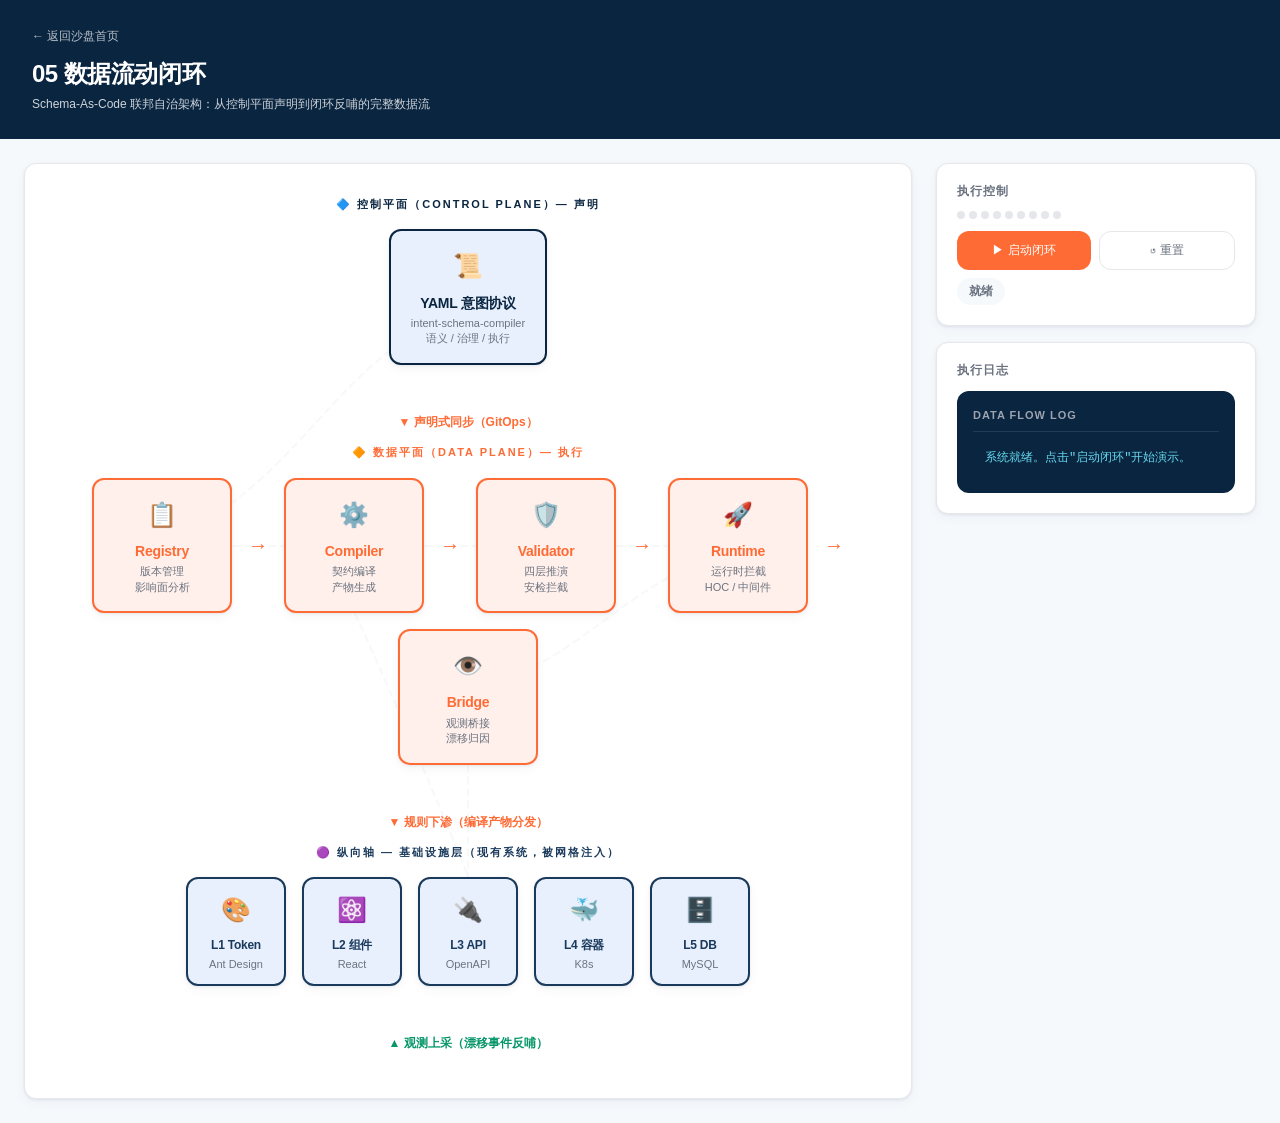
<file: demos/05-data-loop/index.html>
<!DOCTYPE html>
<html lang="zh-CN">
<head>
    <meta charset="UTF-8">
    <meta name="viewport" content="width=device-width, initial-scale=1.0">
    <title>05 数据流动闭环 — Schema-As-Code 联邦自治架构</title>
    <style>
        :root {
            --sa-c-navy: #0A2540;
            --sa-c-navy-light: #1A3A5C;
            --sa-c-amber: #FF6B35;
            --sa-c-amber-light: #FFF0EB;
            --sa-c-teal: #00D4AA;
            --sa-c-teal-light: #E6FAF5;
            --sa-c-rose: #E11D48;
            --sa-c-rose-light: #FDE8EC;
            --sa-c-bg: #F6F9FC;
            --sa-c-surface: #FFFFFF;
            --sa-c-border: #E5E7EB;
            --sa-c-text: #1A1A2E;
            --sa-c-muted: #6B7280;
            --sa-f-base: 14px;
            --sa-f-sm: 12px;
            --sa-f-lg: 16px;
            --sa-f-xl: 24px;
            --sa-f-xxl: 32px;
            --sa-r: 12px;
            --sa-shadow: 0 1px 3px rgba(10,37,64,0.08), 0 4px 12px rgba(10,37,64,0.04);
            --sa-shadow-hover: 0 8px 24px rgba(10,37,64,0.12);
            --sa-max-w: 1400px;
        }

        * { margin: 0; padding: 0; box-sizing: border-box; }
        html { -webkit-font-smoothing: antialiased; }

        body {
            font-family: -apple-system, BlinkMacSystemFont, "Segoe UI", Roboto, "Helvetica Neue", Arial, sans-serif;
            font-size: var(--sa-f-base);
            line-height: 1.6;
            color: var(--sa-c-text);
            background: var(--sa-c-bg);
            min-height: 100vh;
        }

        h1, h2, h3, h4 {
            font-weight: 600;
            line-height: 1.3;
            letter-spacing: -0.02em;
        }

        /* Header */
        .header {
            background: var(--sa-c-navy);
            color: white;
            padding: 24px 32px;
            position: relative;
        }

        .header .back {
            color: rgba(255,255,255,0.7);
            text-decoration: none;
            font-size: var(--sa-f-sm);
            display: inline-flex;
            align-items: center;
            gap: 6px;
            margin-bottom: 12px;
            transition: color 0.2s;
        }

        .header .back:hover { color: white; }

        .header h1 {
            font-size: var(--sa-f-xl);
            font-weight: 600;
            margin-bottom: 6px;
            letter-spacing: -0.02em;
        }

        .header p {
            font-size: var(--sa-f-sm);
            opacity: 0.8;
        }

        /* Main Layout */
        .main {
            display: grid;
            grid-template-columns: 1fr 320px;
            gap: 24px;
            padding: 24px;
            max-width: var(--sa-max-w);
            margin: 0 auto;
        }

        /* Canvas Area */
        .canvas {
            background: var(--sa-c-surface);
            border: 1px solid var(--sa-c-border);
            border-radius: var(--sa-r);
            padding: 32px;
            position: relative;
            min-height: 600px;
            overflow: hidden;
            box-shadow: var(--sa-shadow);
        }

        /* SVG Flow Lines */
        .flow-svg {
            position: absolute;
            top: 0;
            left: 0;
            width: 100%;
            height: 100%;
            pointer-events: none;
            z-index: 0;
        }

        .flow-path {
            fill: none;
            stroke: var(--sa-c-border);
            stroke-width: 2;
            stroke-dasharray: 8 4;
            opacity: 0.3;
        }

        .flow-path.active {
            stroke: var(--sa-c-amber);
            stroke-width: 3;
            stroke-dasharray: 12 6;
            opacity: 1;
            animation: dashFlow 1s linear infinite;
        }

        .flow-path.up {
            stroke: var(--sa-c-teal);
        }

        @keyframes dashFlow {
            to { stroke-dashoffset: -18; }
        }

        /* Nodes */
        .node-layer {
            position: relative;
            z-index: 1;
            margin-bottom: 48px;
        }

        .layer-title {
            font-size: 11px;
            font-weight: 600;
            text-transform: uppercase;
            letter-spacing: 2px;
            text-align: center;
            margin-bottom: 16px;
        }

        .layer-title.cp { color: var(--sa-c-navy); }
        .layer-title.dp { color: var(--sa-c-amber); }
        .layer-title.infra { color: var(--sa-c-navy-light); }

        .node-row {
            display: flex;
            justify-content: center;
            align-items: center;
            gap: 16px;
            flex-wrap: wrap;
        }

        .node {
            background: var(--sa-c-surface);
            border: 2px solid var(--sa-c-border);
            border-radius: var(--sa-r);
            padding: 16px 20px;
            min-width: 140px;
            text-align: center;
            cursor: pointer;
            transition: all 0.4s ease;
            position: relative;
            z-index: 2;
            box-shadow: var(--sa-shadow);
        }

        .node.cp {
            border-color: var(--sa-c-navy);
            background: #E8F0FE;
        }

        .node.dp {
            border-color: var(--sa-c-amber);
            background: var(--sa-c-amber-light);
        }

        .node.infra {
            border-color: var(--sa-c-navy-light);
            background: #E8F0FE;
            padding: 12px 16px;
            min-width: 100px;
        }

        .node:hover {
            transform: translateY(-2px);
            box-shadow: var(--sa-shadow-hover);
        }

        .node.active {
            box-shadow: 0 0 0 4px rgba(255, 107, 53, 0.15);
            transform: scale(1.05);
        }

        .node.processing {
            animation: nodePulse 1.5s ease infinite;
        }

        @keyframes nodePulse {
            0%, 100% { box-shadow: 0 0 0 0 rgba(255, 107, 53, 0.3); }
            50% { box-shadow: 0 0 0 12px rgba(255, 107, 53, 0); }
        }

        .node .icon {
            font-size: 24px;
            margin-bottom: 6px;
        }

        .node .name {
            font-size: var(--sa-f-base);
            font-weight: 600;
            margin-bottom: 2px;
            letter-spacing: -0.02em;
        }

        .node.cp .name { color: var(--sa-c-navy); }
        .node.dp .name { color: var(--sa-c-amber); }
        .node.infra .name { color: var(--sa-c-navy-light); font-size: var(--sa-f-sm); }

        .node .desc {
            font-size: 11px;
            color: var(--sa-c-muted);
            line-height: 1.4;
        }

        /* Arrow Labels */
        .arrow-label {
            text-align: center;
            font-size: var(--sa-f-sm);
            color: var(--sa-c-muted);
            margin: 12px 0;
            font-weight: 600;
        }

        .arrow-label.down { color: var(--sa-c-amber); }
        .arrow-label.up { color: #059669; }

        /* Loop Back */
        .loop-back {
            position: absolute;
            top: 20px;
            right: 20px;
            background: var(--sa-c-teal-light);
            border: 2px solid var(--sa-c-teal);
            border-radius: 20px;
            padding: 8px 16px;
            font-size: var(--sa-f-sm);
            color: #059669;
            font-weight: 600;
            opacity: 0;
            transition: opacity 0.5s;
            z-index: 10;
        }

        .loop-back.show {
            opacity: 1;
        }

        /* Control Panel */
        .control-panel {
            display: flex;
            flex-direction: column;
            gap: 16px;
        }

        .panel-card {
            background: var(--sa-c-surface);
            border: 1px solid var(--sa-c-border);
            border-radius: var(--sa-r);
            padding: 20px;
            box-shadow: var(--sa-shadow);
        }

        .panel-card h3 {
            font-size: var(--sa-f-sm);
            color: var(--sa-c-muted);
            text-transform: uppercase;
            letter-spacing: 1px;
            margin-bottom: 12px;
            font-weight: 600;
        }

        .controls {
            display: flex;
            gap: 8px;
            flex-wrap: wrap;
        }

        .sa-btn {
            display: inline-flex;
            align-items: center;
            justify-content: center;
            gap: 6px;
            padding: 10px 16px;
            border: none;
            border-radius: var(--sa-r);
            font-size: var(--sa-f-sm);
            font-weight: 500;
            cursor: pointer;
            transition: all 0.2s ease;
            white-space: nowrap;
            flex: 1;
            min-width: 80px;
        }

        .sa-btn:disabled { opacity: 0.5; cursor: not-allowed; }

        .sa-btn--primary {
            background: var(--sa-c-navy);
            color: white;
        }

        .sa-btn--primary:hover:not(:disabled) {
            background: var(--sa-c-navy-light);
        }

        .sa-btn--accent {
            background: var(--sa-c-amber);
            color: white;
        }

        .sa-btn--accent:hover:not(:disabled) {
            filter: brightness(1.1);
        }

        .sa-btn--ghost {
            background: transparent;
            color: var(--sa-c-muted);
            border: 1px solid var(--sa-c-border);
        }

        .sa-btn--ghost:hover:not(:disabled) {
            background: var(--sa-c-bg);
            color: var(--sa-c-text);
        }

        /* Log Panel */
        .log-panel {
            background: var(--sa-c-navy);
            border-radius: var(--sa-r);
            padding: 16px;
            max-height: 400px;
            overflow-y: auto;
        }

        .log-title {
            color: #9CA3AF;
            font-size: 11px;
            text-transform: uppercase;
            letter-spacing: 1px;
            margin-bottom: 12px;
            border-bottom: 1px solid rgba(255,255,255,0.1);
            padding-bottom: 6px;
            font-weight: 600;
        }

        .log-content {
            font-family: "JetBrains Mono", "SF Mono", Monaco, "Cascadia Code", monospace;
            font-size: var(--sa-f-sm);
            line-height: 1.8;
        }

        .log-line {
            padding: 4px 0;
            border-left: 2px solid transparent;
            padding-left: 10px;
            margin-bottom: 4px;
            animation: logIn 0.3s ease;
        }

        @keyframes logIn {
            from { opacity: 0; transform: translateX(-10px); }
            to { opacity: 1; transform: translateX(0); }
        }

        .log-line.ready { color: #66d9ef; }
        .log-line.info { color: #a6e22e; }
        .log-line.process { color: #fd971f; }
        .log-line.success { color: var(--sa-c-teal); border-left-color: var(--sa-c-teal); }
        .log-line.error { color: var(--sa-c-rose); border-left-color: var(--sa-c-rose); }
        .log-line.highlight { color: #e6db74; background: rgba(230, 219, 116, 0.1); }

        /* Step Indicator */
        .step-indicator {
            display: flex;
            gap: 4px;
            margin-bottom: 12px;
        }

        .step-dot {
            width: 8px;
            height: 8px;
            border-radius: 50%;
            background: var(--sa-c-border);
            transition: all 0.3s;
        }

        .step-dot.active {
            background: var(--sa-c-amber);
            transform: scale(1.3);
        }

        .step-dot.done {
            background: var(--sa-c-teal);
        }

        /* Status Badge */
        .status-badge {
            display: inline-block;
            padding: 4px 12px;
            border-radius: 20px;
            font-size: var(--sa-f-sm);
            font-weight: 600;
            margin-top: 8px;
        }

        .status-badge.idle {
            background: var(--sa-c-bg);
            color: var(--sa-c-muted);
        }

        .status-badge.running {
            background: var(--sa-c-amber-light);
            color: var(--sa-c-amber);
        }

        .status-badge.complete {
            background: var(--sa-c-teal-light);
            color: #059669;
        }

        /* Responsive */
        @media (max-width: 1024px) {
            .main {
                grid-template-columns: 1fr;
            }
            .canvas {
                min-height: 500px;
            }
        }
    </style>
<base target="_blank">
</head>
<body>

    <div class="header">
        <a class="back" href="../../">← 返回沙盘首页</a>
        <h1>05 数据流动闭环</h1>
        <p>Schema-As-Code 联邦自治架构：从控制平面声明到闭环反哺的完整数据流</p>
    </div>

    <div class="main">
        <div class="canvas" id="canvas">
            <!-- SVG Flow Lines -->
            <svg class="flow-svg" id="flow-svg">
                <!-- Paths will be generated by JS -->
            </svg>

            <!-- Loop Back Indicator -->
            <div class="loop-back" id="loop-back">
                ♻️ 闭环完成：Bridge → 自动 PR → 控制平面
            </div>

            <!-- Control Plane -->
            <div class="node-layer">
                <div class="layer-title cp">🔷 控制平面（Control Plane）— 声明</div>
                <div class="node-row">
                    <div class="node cp" id="node-cp">
                        <div class="icon">📜</div>
                        <div class="name">YAML 意图协议</div>
                        <div class="desc">intent-schema-compiler<br>语义 / 治理 / 执行</div>
                    </div>
                </div>
            </div>

            <!-- Arrow: Sync -->
            <div class="arrow-label down" id="label-sync">▼ 声明式同步（GitOps）</div>

            <!-- Data Plane -->
            <div class="node-layer">
                <div class="layer-title dp">🔶 数据平面（Data Plane）— 执行</div>
                <div class="node-row">
                    <div class="node dp" id="node-r">
                        <div class="icon">📋</div>
                        <div class="name">Registry</div>
                        <div class="desc">版本管理<br>影响面分析</div>
                    </div>
                    <div style="font-size: 20px; color: var(--sa-c-amber);">→</div>
                    <div class="node dp" id="node-c">
                        <div class="icon">⚙️</div>
                        <div class="name">Compiler</div>
                        <div class="desc">契约编译<br>产物生成</div>
                    </div>
                    <div style="font-size: 20px; color: var(--sa-c-amber);">→</div>
                    <div class="node dp" id="node-v">
                        <div class="icon">🛡️</div>
                        <div class="name">Validator</div>
                        <div class="desc">四层推演<br>安检拦截</div>
                    </div>
                    <div style="font-size: 20px; color: var(--sa-c-amber);">→</div>
                    <div class="node dp" id="node-rt">
                        <div class="icon">🚀</div>
                        <div class="name">Runtime</div>
                        <div class="desc">运行时拦截<br>HOC / 中间件</div>
                    </div>
                    <div style="font-size: 20px; color: var(--sa-c-amber);">→</div>
                    <div class="node dp" id="node-b">
                        <div class="icon">👁️</div>
                        <div class="name">Bridge</div>
                        <div class="desc">观测桥接<br>漂移归因</div>
                    </div>
                </div>
            </div>

            <!-- Arrow: Down -->
            <div class="arrow-label down" id="label-down">▼ 规则下渗（编译产物分发）</div>

            <!-- Infrastructure -->
            <div class="node-layer">
                <div class="layer-title infra">🟣 纵向轴 — 基础设施层（现有系统，被网格注入）</div>
                <div class="node-row">
                    <div class="node infra" id="node-l1">
                        <div class="icon">🎨</div>
                        <div class="name">L1 Token</div>
                        <div class="desc">Ant Design</div>
                    </div>
                    <div class="node infra" id="node-l2">
                        <div class="icon">⚛️</div>
                        <div class="name">L2 组件</div>
                        <div class="desc">React</div>
                    </div>
                    <div class="node infra" id="node-l3">
                        <div class="icon">🔌</div>
                        <div class="name">L3 API</div>
                        <div class="desc">OpenAPI</div>
                    </div>
                    <div class="node infra" id="node-l4">
                        <div class="icon">🐳</div>
                        <div class="name">L4 容器</div>
                        <div class="desc">K8s</div>
                    </div>
                    <div class="node infra" id="node-l5">
                        <div class="icon">🗄️</div>
                        <div class="name">L5 DB</div>
                        <div class="desc">MySQL</div>
                    </div>
                </div>
            </div>

            <!-- Arrow: Up -->
            <div class="arrow-label up" id="label-up">▲ 观测上采（漂移事件反哺）</div>
        </div>

        <!-- Control Panel -->
        <div class="control-panel">
            <div class="panel-card">
                <h3>执行控制</h3>
                <div class="step-indicator" id="step-indicator">
                    <!-- 9 dots -->
                </div>
                <div class="controls">
                    <button class="sa-btn sa-btn--accent" id="btn-start" onclick="loop.start()">▶ 启动闭环</button>
                    <button class="sa-btn sa-btn--ghost" id="btn-reset" onclick="loop.reset()">↺ 重置</button>
                </div>
                <div class="status-badge idle" id="status-badge">就绪</div>
            </div>

            <div class="panel-card">
                <h3>执行日志</h3>
                <div class="log-panel">
                    <div class="log-title">Data Flow Log</div>
                    <div class="log-content" id="log-content">
                        <div class="log-line ready">系统就绪。点击"启动闭环"开始演示。</div>
                    </div>
                </div>
            </div>
        </div>
    </div>

    <script>
        const loop = {
            steps: [
                {
                    id: 0,
                    name: '控制平面声明',
                    node: 'node-cp',
                    label: 'label-sync',
                    log: 'Git Push 触发：intent-schema-compiler 语义层 / 治理层 / 执行层 YAML 变更',
                    type: 'info'
                },
                {
                    id: 1,
                    name: 'Registry 版本化',
                    node: 'node-r',
                    log: 'Registry：语义注册表更新，分析影响面（3 个产品、12 个组件需同步）',
                    type: 'process'
                },
                {
                    id: 2,
                    name: 'Compiler 编译',
                    node: 'node-c',
                    log: 'Compiler：6 步编译管线完成（Load → Parse → Derive → Generate → Verify → Analyze）',
                    type: 'process'
                },
                {
                    id: 3,
                    name: 'Validator 安检',
                    node: 'node-v',
                    log: 'Validator：四层推演通过（语法 ✅ 语义 ✅ 安全 ✅ 美感 ⚠️）',
                    type: 'success'
                },
                {
                    id: 4,
                    name: 'Runtime 部署',
                    node: 'node-rt',
                    log: 'Runtime：运行时守卫部署（React HOC × 5 / API 中间件 × 3 / LLM Tool Guard × 2）',
                    type: 'process'
                },
                {
                    id: 5,
                    name: '规则下渗',
                    nodes: ['node-l1', 'node-l2', 'node-l3', 'node-l4', 'node-l5'],
                    label: 'label-down',
                    log: '规则下渗：编译产物分发到 Token / 组件 / API / 容器 / DB 五层',
                    type: 'info'
                },
                {
                    id: 6,
                    name: '业务运行',
                    nodes: ['node-l1', 'node-l2', 'node-l3', 'node-l4', 'node-l5'],
                    log: '基础设施层正常运行：LLM 生成告警文案 → 组件渲染 → API 响应 → 容器调度 → 数据写入',
                    type: 'info'
                },
                {
                    id: 7,
                    name: 'Bridge 观测',
                    node: 'node-b',
                    label: 'label-up',
                    log: 'Bridge：采集到 1 条语义漂移（LLM 使用"严重"替代 status.critical）',
                    type: 'error'
                },
                {
                    id: 8,
                    name: '闭环反哺',
                    node: 'node-cp',
                    log: '闭环完成：Bridge 自动创建 PR → 收紧 synonym-mapping.yaml → 合并 → 触发新一轮编译',
                    type: 'highlight'
                }
            ],

            currentStep: -1,
            isRunning: false,

            init() {
                const indicator = document.getElementById('step-indicator');
                for (let i = 0; i < 9; i++) {
                    const dot = document.createElement('div');
                    dot.className = 'step-dot';
                    dot.id = `dot-${i}`;
                    indicator.appendChild(dot);
                }

                this.drawPaths();
                window.addEventListener('resize', () => this.drawPaths());
            },

            drawPaths() {
                const svg = document.getElementById('flow-svg');
                const canvas = document.getElementById('canvas');
                const rect = canvas.getBoundingClientRect();

                svg.setAttribute('viewBox', `0 0 ${rect.width} ${rect.height}`);
                svg.innerHTML = '';

                const cp = document.getElementById('node-cp');
                const r = document.getElementById('node-r');
                const c = document.getElementById('node-c');
                const v = document.getElementById('node-v');
                const rt = document.getElementById('node-rt');
                const b = document.getElementById('node-b');
                const l3 = document.getElementById('node-l3');

                if (!cp || !r || !l3) return;

                const paths = [
                    this.createPath(cp, r, 'path-cp-r'),
                    this.createPath(r, c, 'path-r-c'),
                    this.createPath(c, v, 'path-c-v'),
                    this.createPath(v, rt, 'path-v-rt'),
                    this.createPath(rt, b, 'path-rt-b'),
                    this.createPath(c, l3, 'path-c-l3', true),
                    this.createPath(l3, b, 'path-l3-b', false, true)
                ];

                paths.forEach(p => svg.appendChild(p));
            },

            createPath(fromEl, toEl, id, isDown = false, isUp = false) {
                const fromRect = fromEl.getBoundingClientRect();
                const toRect = toEl.getBoundingClientRect();
                const canvasRect = document.getElementById('canvas').getBoundingClientRect();

                const x1 = fromRect.left + fromRect.width / 2 - canvasRect.left;
                const y1 = fromRect.top + fromRect.height / 2 - canvasRect.top;
                const x2 = toRect.left + toRect.width / 2 - canvasRect.left;
                const y2 = toRect.top + toRect.height / 2 - canvasRect.top;

                const path = document.createElementNS('http://www.w3.org/2000/svg', 'path');

                let d;
                if (isDown) {
                    d = `M ${x1} ${y1 + fromRect.height/2} C ${x1} ${y1 + 60}, ${x2} ${y2 - 60}, ${x2} ${y2 - toRect.height/2}`;
                } else if (isUp) {
                    d = `M ${x2} ${y2 + toRect.height/2} C ${x2} ${y2 + 60}, ${x1} ${y1 - 60}, ${x1} ${y1 - fromRect.height/2}`;
                } else {
                    const midX = (x1 + x2) / 2;
                    d = `M ${x1 + fromRect.width/2} ${y1} C ${midX} ${y1}, ${midX} ${y2}, ${x2 - toRect.width/2} ${y2}`;
                }

                path.setAttribute('d', d);
                path.setAttribute('id', id);
                path.setAttribute('class', 'flow-path');
                return path;
            },

            async start() {
                if (this.isRunning) return;
                this.reset();
                this.isRunning = true;

                document.getElementById('btn-start').disabled = true;
                document.getElementById('status-badge').className = 'status-badge running';
                document.getElementById('status-badge').textContent = '运行中...';

                for (let i = 0; i < this.steps.length; i++) {
                    this.currentStep = i;
                    await this.executeStep(this.steps[i]);
                    await this.sleep(1200);
                }

                document.getElementById('loop-back').classList.add('show');
                this.log('🎉 完整闭环演示结束。数据平面已就绪。', 'highlight');

                document.getElementById('status-badge').className = 'status-badge complete';
                document.getElementById('status-badge').textContent = '闭环完成';

                this.isRunning = false;
                document.getElementById('btn-start').disabled = false;
            },

            async executeStep(step) {
                document.querySelectorAll('.step-dot').forEach((d, i) => {
                    d.classList.toggle('active', i === step.id);
                    d.classList.toggle('done', i < step.id);
                });

                if (step.node) {
                    document.getElementById(step.node)?.classList.add('active');
                }
                if (step.nodes) {
                    step.nodes.forEach(n => document.getElementById(n)?.classList.add('active'));
                }

                if (step.label) {
                    document.getElementById(step.label)?.classList.add('active');
                }

                const pathMap = {
                    0: 'path-cp-r',
                    1: 'path-r-c',
                    2: 'path-c-v',
                    3: 'path-v-rt',
                    4: 'path-rt-b',
                    5: 'path-c-l3',
                    7: 'path-l3-b'
                };
                if (pathMap[step.id]) {
                    const path = document.getElementById(pathMap[step.id]);
                    if (path) {
                        path.classList.add('active');
                        if (step.id === 7) path.classList.add('up');
                    }
                }

                this.log(step.log, step.type);
            },

            log(msg, type = 'info') {
                const panel = document.getElementById('log-content');
                const line = document.createElement('div');
                line.className = `log-line ${type}`;
                line.textContent = `[${new Date().toLocaleTimeString()}] ${msg}`;
                panel.appendChild(line);
                panel.scrollTop = panel.scrollHeight;
            },

            reset() {
                this.currentStep = -1;
                this.isRunning = false;

                document.querySelectorAll('.active').forEach(el => el.classList.remove('active'));
                document.querySelectorAll('.processing').forEach(el => el.classList.remove('processing'));
                document.querySelectorAll('.step-dot').forEach(d => d.classList.remove('active', 'done'));
                document.getElementById('loop-back').classList.remove('show');

                document.getElementById('log-content').innerHTML = '<div class="log-line ready">系统就绪。点击"启动闭环"开始演示。</div>';

                document.getElementById('status-badge').className = 'status-badge idle';
                document.getElementById('status-badge').textContent = '就绪';
                document.getElementById('btn-start').disabled = false;
            },

            sleep(ms) {
                return new Promise(resolve => setTimeout(resolve, ms));
            }
        };

        document.addEventListener('DOMContentLoaded', () => loop.init());
    </script>
</body>
</html>
</file>
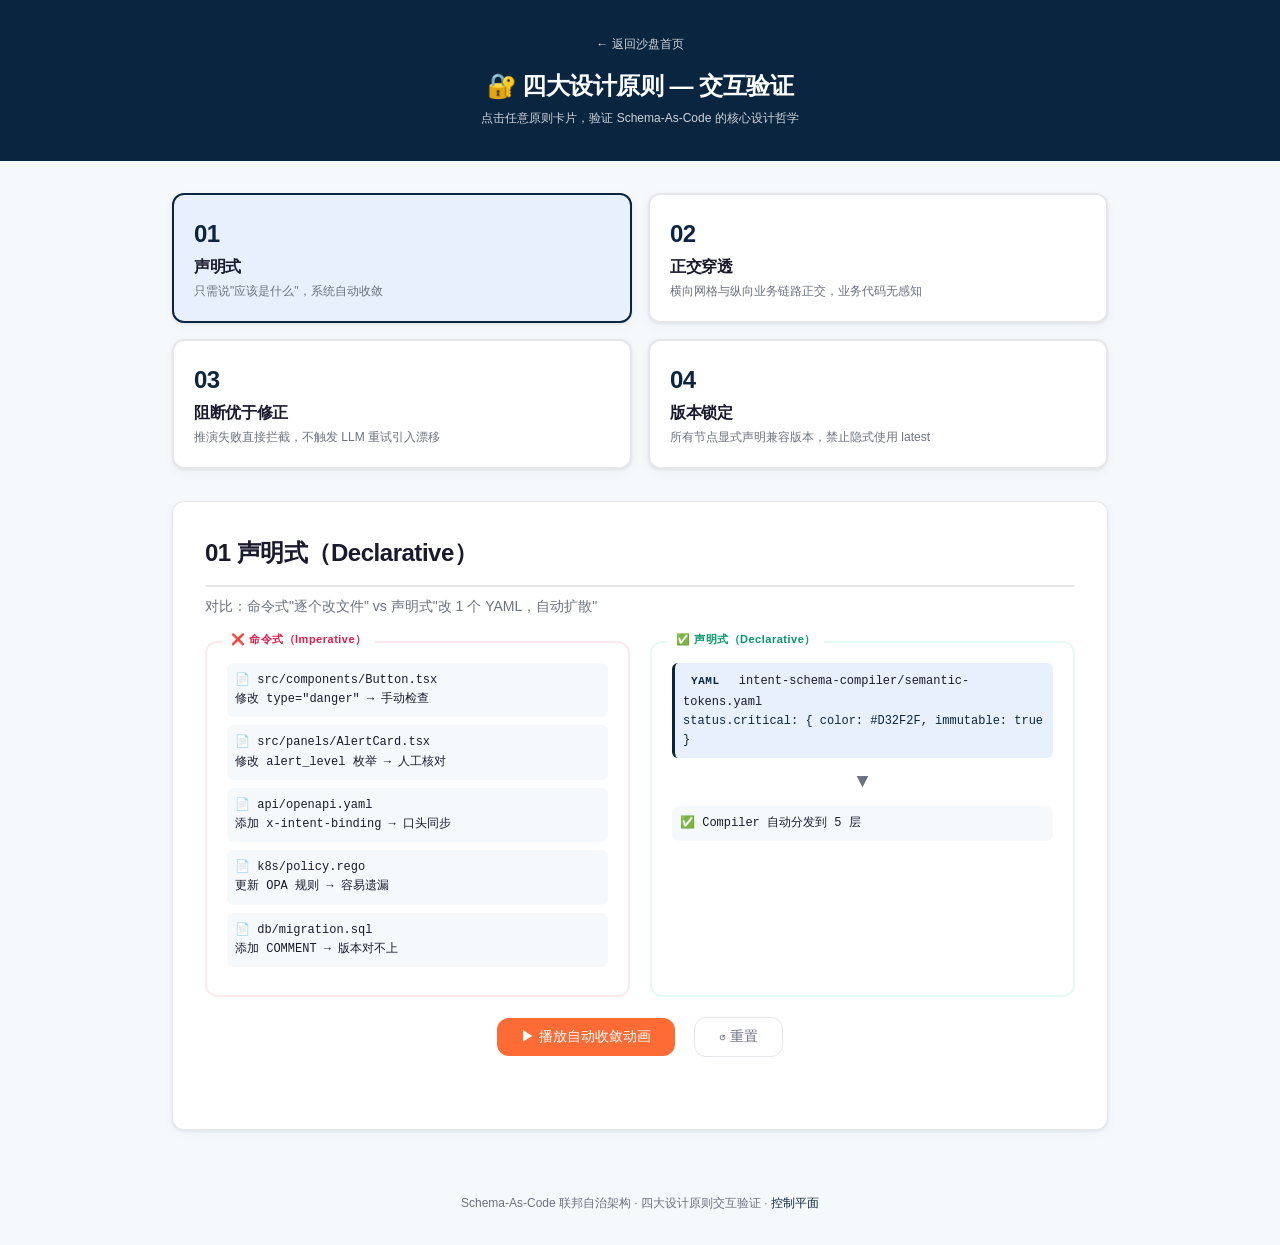
<file: demos/06-principles/index.html>
<!DOCTYPE html>
<html lang="zh-CN">
<head>
    <meta charset="UTF-8">
    <meta name="viewport" content="width=device-width, initial-scale=1.0">
    <title>06 四大设计原则 — 交互验证</title>
    <style>
        :root {
            --sa-c-navy: #0A2540;
            --sa-c-navy-light: #1A3A5C;
            --sa-c-amber: #FF6B35;
            --sa-c-amber-light: #FFF0EB;
            --sa-c-teal: #00D4AA;
            --sa-c-teal-light: #E6FAF5;
            --sa-c-rose: #E11D48;
            --sa-c-rose-light: #FDE8EC;
            --sa-c-bg: #F6F9FC;
            --sa-c-surface: #FFFFFF;
            --sa-c-border: #E5E7EB;
            --sa-c-text: #1A1A2E;
            --sa-c-muted: #6B7280;
            --sa-f-base: 14px;
            --sa-f-sm: 12px;
            --sa-f-lg: 16px;
            --sa-f-xl: 24px;
            --sa-f-xxl: 32px;
            --sa-r: 12px;
            --sa-shadow: 0 1px 3px rgba(10,37,64,0.08), 0 4px 12px rgba(10,37,64,0.04);
            --sa-shadow-hover: 0 8px 24px rgba(10,37,64,0.12);
            --sa-max-w: 1000px;
        }

        * { margin: 0; padding: 0; box-sizing: border-box; }
        html { -webkit-font-smoothing: antialiased; }

        body {
            font-family: -apple-system, BlinkMacSystemFont, "Segoe UI", Roboto, "Helvetica Neue", Arial, sans-serif;
            font-size: var(--sa-f-base);
            line-height: 1.6;
            color: var(--sa-c-text);
            background: var(--sa-c-bg);
        }

        h1, h2, h3, h4 {
            font-weight: 600;
            line-height: 1.3;
            letter-spacing: -0.02em;
        }

        .header {
            background: var(--sa-c-navy);
            color: white;
            padding: 32px;
            text-align: center;
        }

        .header h1 { font-size: var(--sa-f-xl); margin-bottom: 8px; letter-spacing: -0.02em; }
        .header p { font-size: var(--sa-f-sm); opacity: 0.8; }

        .back-link {
            display: inline-block;
            margin-bottom: 16px;
            color: rgba(255,255,255,0.8);
            text-decoration: none;
            font-size: var(--sa-f-sm);
            transition: color 0.2s;
        }
        .back-link:hover { color: white; }

        .container {
            max-width: var(--sa-max-w);
            margin: 0 auto;
            padding: 32px;
        }

        /* 原则导航卡片 */
        .principle-nav {
            display: grid;
            grid-template-columns: repeat(2, 1fr);
            gap: 16px;
            margin-bottom: 32px;
        }

        .principle-card {
            background: var(--sa-c-surface);
            border: 2px solid var(--sa-c-border);
            border-radius: var(--sa-r);
            padding: 20px;
            cursor: pointer;
            transition: all 0.3s ease;
            position: relative;
            box-shadow: var(--sa-shadow);
        }

        .principle-card:hover {
            transform: translateY(-2px);
            box-shadow: var(--sa-shadow-hover);
        }

        .principle-card.active {
            border-color: var(--sa-c-navy);
            background: #E8F0FE;
        }

        .principle-card .number {
            font-size: var(--sa-f-xl);
            font-weight: 600;
            color: var(--sa-c-navy);
            margin-bottom: 4px;
            letter-spacing: -0.02em;
        }

        .principle-card h3 {
            font-size: var(--sa-f-lg);
            margin-bottom: 4px;
            letter-spacing: -0.02em;
        }

        .principle-card p {
            font-size: var(--sa-f-sm);
            color: var(--sa-c-muted);
        }

        /* 演示区域 */
        .demo-stage {
            background: var(--sa-c-surface);
            border: 1px solid var(--sa-c-border);
            border-radius: var(--sa-r);
            padding: 32px;
            min-height: 400px;
            display: none;
            box-shadow: var(--sa-shadow);
        }

        .demo-stage.active {
            display: block;
        }

        .demo-title {
            font-size: var(--sa-f-xl);
            font-weight: 600;
            margin-bottom: 8px;
            padding-bottom: 12px;
            border-bottom: 2px solid var(--sa-c-border);
            letter-spacing: -0.02em;
        }

        .demo-desc {
            color: var(--sa-c-muted);
            font-size: var(--sa-f-base);
            margin-bottom: 24px;
        }

        /* 对比布局 */
        .compare-layout {
            display: grid;
            grid-template-columns: 1fr 1fr;
            gap: 20px;
            margin-bottom: 20px;
        }

        .side {
            border: 2px solid var(--sa-c-border);
            border-radius: var(--sa-r);
            padding: 20px;
            position: relative;
            background: var(--sa-c-surface);
        }

        .side.bad {
            border-color: var(--sa-c-rose-light);
        }

        .side.good {
            border-color: var(--sa-c-teal-light);
        }

        .side-label {
            position: absolute;
            top: -12px;
            left: 16px;
            background: var(--sa-c-surface);
            padding: 0 8px;
            font-size: 11px;
            font-weight: 600;
            letter-spacing: 0.5px;
        }

        .side.bad .side-label { color: var(--sa-c-rose); }
        .side.good .side-label { color: #059669; }

        .side-content {
            font-family: "JetBrains Mono", "SF Mono", Monaco, "Cascadia Code", monospace;
            font-size: var(--sa-f-sm);
            line-height: 1.6;
            min-height: 200px;
        }

        .side-content .file {
            margin-bottom: 8px;
            padding: 8px;
            border-radius: 6px;
            background: var(--sa-c-bg);
            transition: all 0.3s ease;
        }

        .side-content .file.error {
            background: var(--sa-c-rose-light);
            border-left: 3px solid var(--sa-c-rose);
        }

        .side-content .file.success {
            background: var(--sa-c-teal-light);
            border-left: 3px solid var(--sa-c-teal);
        }

        .controls {
            text-align: center;
            margin-top: 20px;
        }

        .sa-btn {
            display: inline-flex;
            align-items: center;
            justify-content: center;
            gap: 6px;
            padding: 10px 24px;
            border: none;
            border-radius: var(--sa-r);
            font-size: var(--sa-f-base);
            font-weight: 500;
            cursor: pointer;
            transition: all 0.2s ease;
            white-space: nowrap;
            margin: 0 8px;
        }

        .sa-btn:disabled { opacity: 0.5; cursor: not-allowed; }

        .sa-btn--accent {
            background: var(--sa-c-amber);
            color: white;
        }

        .sa-btn--accent:hover:not(:disabled) { filter: brightness(1.1); }

        .sa-btn--ghost {
            background: transparent;
            color: var(--sa-c-muted);
            border: 1px solid var(--sa-c-border);
        }

        .sa-btn--ghost:hover:not(:disabled) {
            background: var(--sa-c-bg);
            color: var(--sa-c-text);
        }

        /* 动画元素 */
        .yaml-badge {
            display: inline-block;
            background: #E8F0FE;
            color: var(--sa-c-navy);
            padding: 2px 8px;
            border-radius: 4px;
            font-size: 11px;
            font-weight: 600;
            margin-right: 4px;
            letter-spacing: 0.05em;
        }

        .arrow-down {
            text-align: center;
            font-size: 20px;
            color: var(--sa-c-muted);
            margin: 8px 0;
        }

        .pulse-ring {
            width: 40px;
            height: 40px;
            border-radius: 50%;
            background: var(--sa-c-rose);
            animation: pulse-red 2s infinite;
            margin: 0 auto;
        }

        @keyframes pulse-red {
            0% { box-shadow: 0 0 0 0 rgba(225, 29, 72, 0.5); }
            70% { box-shadow: 0 0 0 20px rgba(225, 29, 72, 0); }
            100% { box-shadow: 0 0 0 0 rgba(225, 29, 72, 0); }
        }

        .block-shield {
            text-align: center;
            padding: 40px;
            background: var(--sa-c-rose-light);
            border: 2px solid var(--sa-c-rose);
            border-radius: var(--sa-r);
        }

        .block-shield h3 {
            color: var(--sa-c-rose);
            font-size: var(--sa-f-xl);
            margin-bottom: 12px;
            letter-spacing: -0.02em;
        }

        .version-mismatch {
            background: var(--sa-c-amber-light);
            border: 2px solid var(--sa-c-amber);
            border-radius: var(--sa-r);
            padding: 16px;
            text-align: center;
        }

        .version-mismatch h4 {
            color: var(--sa-c-amber);
            margin-bottom: 8px;
            font-weight: 600;
        }

        .hash-row {
            display: flex;
            justify-content: center;
            gap: 24px;
            margin-top: 12px;
            font-family: "JetBrains Mono", "SF Mono", Monaco, "Cascadia Code", monospace;
            font-size: var(--sa-f-sm);
        }

        .hash-box {
            padding: 8px 16px;
            border-radius: 6px;
        }

        .hash-box.expected {
            background: var(--sa-c-teal-light);
            color: #059669;
        }

        .hash-box.actual {
            background: var(--sa-c-rose-light);
            color: var(--sa-c-rose);
        }

        .result-text {
            text-align: center;
            margin-top: 16px;
            font-size: var(--sa-f-base);
            font-weight: 600;
            min-height: 24px;
            letter-spacing: -0.02em;
        }

        .result-text.success { color: #059669; }
        .result-text.error { color: var(--sa-c-rose); }

        /* 正交穿透可视化 */
        .ortho-viz {
            position: relative;
            height: 300px;
            margin: 20px 0;
        }

        .vertical-lane {
            position: absolute;
            left: 50%;
            top: 0;
            bottom: 0;
            width: 60px;
            transform: translateX(-50%);
            background: linear-gradient(to bottom, #E8F0FE, #dbeafe);
            border-radius: 8px;
            display: flex;
            flex-direction: column;
            justify-content: space-around;
            align-items: center;
            padding: 12px 0;
        }

        .v-node {
            width: 44px;
            height: 44px;
            background: var(--sa-c-surface);
            border: 2px solid var(--sa-c-navy-light);
            border-radius: 8px;
            display: flex;
            align-items: center;
            justify-content: center;
            font-size: 10px;
            font-weight: 600;
            color: var(--sa-c-navy-light);
            z-index: 2;
        }

        .horizontal-beam {
            position: absolute;
            left: 10%;
            right: 10%;
            height: 4px;
            background: var(--sa-c-amber);
            opacity: 0;
            transition: opacity 0.5s;
            z-index: 1;
        }

        .horizontal-beam.show {
            opacity: 0.6;
        }

        .inject-dot {
            position: absolute;
            width: 12px;
            height: 12px;
            background: var(--sa-c-amber);
            border-radius: 50%;
            opacity: 0;
            transition: all 0.5s;
            z-index: 3;
        }

        .inject-dot.show {
            opacity: 1;
        }

        /* 响应式 */
        @media (max-width: 768px) {
            .principle-nav { grid-template-columns: 1fr; }
            .compare-layout { grid-template-columns: 1fr; }
        }

        footer {
            text-align: center;
            padding: 32px;
            color: var(--sa-c-muted);
            font-size: var(--sa-f-sm);
        }

        footer a {
            color: var(--sa-c-navy);
            text-decoration: none;
            font-weight: 500;
        }

        footer a:hover {
            color: var(--sa-c-navy-light);
            text-decoration: underline;
        }
    </style>
<base target="_blank">
</head>
<body>

    <div class="header">
        <a class="back-link" href="../../">← 返回沙盘首页</a>
        <h1>🔐 四大设计原则 — 交互验证</h1>
        <p>点击任意原则卡片，验证 Schema-As-Code 的核心设计哲学</p>
    </div>

    <div class="container">
        <!-- 原则导航 -->
        <div class="principle-nav">
            <div class="principle-card active" onclick="showDemo(1)" id="nav-1">
                <div class="number">01</div>
                <h3>声明式</h3>
                <p>只需说"应该是什么"，系统自动收敛</p>
            </div>
            <div class="principle-card" onclick="showDemo(2)" id="nav-2">
                <div class="number">02</div>
                <h3>正交穿透</h3>
                <p>横向网格与纵向业务链路正交，业务代码无感知</p>
            </div>
            <div class="principle-card" onclick="showDemo(3)" id="nav-3">
                <div class="number">03</div>
                <h3>阻断优于修正</h3>
                <p>推演失败直接拦截，不触发 LLM 重试引入漂移</p>
            </div>
            <div class="principle-card" onclick="showDemo(4)" id="nav-4">
                <div class="number">04</div>
                <h3>版本锁定</h3>
                <p>所有节点显式声明兼容版本，禁止隐式使用 latest</p>
            </div>
        </div>

        <!-- DEMO 1: 声明式 -->
        <div class="demo-stage active" id="demo-1">
            <div class="demo-title">01 声明式（Declarative）</div>
            <div class="demo-desc">对比：命令式"逐个改文件" vs 声明式"改 1 个 YAML，自动扩散"</div>

            <div class="compare-layout">
                <div class="side bad">
                    <div class="side-label">❌ 命令式（Imperative）</div>
                    <div class="side-content" id="imperative-side">
                        <div class="file" id="f1">📄 src/components/Button.tsx<br>修改 type="danger" → 手动检查</div>
                        <div class="file" id="f2">📄 src/panels/AlertCard.tsx<br>修改 alert_level 枚举 → 人工核对</div>
                        <div class="file" id="f3">📄 api/openapi.yaml<br>添加 x-intent-binding → 口头同步</div>
                        <div class="file" id="f4">📄 k8s/policy.rego<br>更新 OPA 规则 → 容易遗漏</div>
                        <div class="file" id="f5">📄 db/migration.sql<br>添加 COMMENT → 版本对不上</div>
                    </div>
                </div>
                <div class="side good">
                    <div class="side-label">✅ 声明式（Declarative）</div>
                    <div class="side-content" id="declarative-side">
                        <div class="file" style="background: #E8F0FE; border-left: 3px solid var(--sa-c-navy);">
                            <span class="yaml-badge">YAML</span>
                            intent-schema-compiler/semantic-tokens.yaml<br>
                            <span style="color: var(--sa-c-navy);">status.critical: { color: #D32F2F, immutable: true }</span>
                        </div>
                        <div class="arrow-down">▼</div>
                        <div class="file" id="d1">✅ Compiler 自动分发到 5 层</div>
                        <div class="file" id="d2" style="display:none;">✅ L1 Token 层：CSS 变量注入</div>
                        <div class="file" id="d3" style="display:none;">✅ L2 组件层：Props 类型约束</div>
                        <div class="file" id="d4" style="display:none;">✅ L3 API 层：OpenAPI 扩展</div>
                        <div class="file" id="d5" style="display:none;">✅ L4 容器层：OPA Policy</div>
                        <div class="file" id="d6" style="display:none;">✅ L5 DB 层：DDL 注释</div>
                    </div>
                </div>
            </div>

            <div class="controls">
                <button class="sa-btn sa-btn--accent" onclick="runDeclarative()">▶ 播放自动收敛动画</button>
                <button class="sa-btn sa-btn--ghost" onclick="resetDeclarative()">↺ 重置</button>
            </div>
            <div class="result-text" id="result-1"></div>
        </div>

        <!-- DEMO 2: 正交穿透 -->
        <div class="demo-stage" id="demo-2">
            <div class="demo-title">02 正交穿透（Orthogonal Penetration）</div>
            <div class="demo-desc">横向治理网格铺在纵向业务链路上，不替代、不侵入、只注入</div>

            <div class="ortho-viz" id="ortho-viz">
                <div class="vertical-lane">
                    <div class="v-node">Token</div>
                    <div class="v-node">组件</div>
                    <div class="v-node">API</div>
                    <div class="v-node">容器</div>
                    <div class="v-node">DB</div>
                </div>
                <div class="horizontal-beam" id="beam" style="top: 50%;"></div>
                <div class="inject-dot" id="dot1" style="left: 48%; top: 10%;"></div>
                <div class="inject-dot" id="dot2" style="left: 48%; top: 30%;"></div>
                <div class="inject-dot" id="dot3" style="left: 48%; top: 50%;"></div>
                <div class="inject-dot" id="dot4" style="left: 48%; top: 70%;"></div>
                <div class="inject-dot" id="dot5" style="left: 48%; top: 90%;"></div>
            </div>

            <div class="compare-layout">
                <div class="side bad">
                    <div class="side-label">❌ 侵入式改造</div>
                    <div class="side-content">
                        <div class="file">修改 Ant Design 源码<br>→ 升级冲突，无法维护</div>
                        <div class="file">重写 React 组件逻辑<br>→ 业务代码耦合治理逻辑</div>
                        <div class="file">替换 API Gateway<br>→ 迁移成本极高</div>
                    </div>
                </div>
                <div class="side good">
                    <div class="side-label">✅ 正交穿透</div>
                    <div class="side-content">
                        <div class="file" style="background: var(--sa-c-teal-light);">Ant Design 不动<br>→ Compiler 注入 Token 注释</div>
                        <div class="file" style="background: var(--sa-c-teal-light);">React 组件不动<br>→ HOC 包裹，Props 自动校验</div>
                        <div class="file" style="background: var(--sa-c-teal-light);">API Gateway 不动<br>→ 中间件拦截，业务无感知</div>
                    </div>
                </div>
            </div>

            <div class="controls">
                <button class="sa-btn sa-btn--accent" onclick="runOrthogonal()">▶ 播放正交穿透动画</button>
                <button class="sa-btn sa-btn--ghost" onclick="resetOrthogonal()">↺ 重置</button>
            </div>
            <div class="result-text" id="result-2"></div>
        </div>

        <!-- DEMO 3: 阻断优于修正 -->
        <div class="demo-stage" id="demo-3">
            <div class="demo-title">03 阻断优于修正（Block over Retry）</div>
            <div class="demo-desc">LLM 输出漂移时：自动重试引入概率漂移，直接拦截保证确定性</div>

            <div class="compare-layout">
                <div class="side bad">
                    <div class="side-label">❌ 自动重试（Retry）</div>
                    <div class="side-content" id="retry-side">
                        <div class="file">🤖 LLM 输出：<code>alert_level: "严重"</code></div>
                        <div class="file" id="r1" style="display:none;">❌ 第 1 次重试：<code>alert_level: "危急"</code>（更糟）</div>
                        <div class="file" id="r2" style="display:none;">❌ 第 2 次重试：<code>alert_level: "紧急"</code>（继续漂移）</div>
                        <div class="file" id="r3" style="display:none;">❌ 第 3 次重试：<code>alert_level: "重大"</code>（映射到 warning！）</div>
                        <div class="file" id="r4" style="display:none;">💥 最终输出：语义完全偏离，用户看到"重大"却以为是 critical</div>
                    </div>
                </div>
                <div class="side good">
                    <div class="side-label">✅ 直接阻断（Block）</div>
                    <div class="side-content" id="block-side">
                        <div class="file">🤖 LLM 输出：<code>alert_level: "严重"</code></div>
                        <div class="arrow-down">▼</div>
                        <div class="file" id="b1" style="display:none;">🛡️ Validator 语义推演：<code>"严重" 不在枚举 [P0,P1,P2,P3]</code></div>
                        <div class="file" id="b2" style="display:none;">🛡️ 命中同义词黑名单：confidence=0.95</div>
                        <div id="b3" style="display:none;">
                            <div class="block-shield">
                                <h3>🚫 BLOCK</h3>
                                <p>语义推演失败</p>
                                <p style="font-size: 12px; color: var(--sa-c-muted);">自动升级人工审核</p>
                            </div>
                        </div>
                    </div>
                </div>
            </div>

            <div class="controls">
                <button class="sa-btn sa-btn--accent" onclick="runBlock()">▶ 播放阻断 vs 重试对比</button>
                <button class="sa-btn sa-btn--ghost" onclick="resetBlock()">↺ 重置</button>
            </div>
            <div class="result-text" id="result-3"></div>
        </div>

        <!-- DEMO 4: 版本锁定 -->
        <div class="demo-stage" id="demo-4">
            <div class="demo-title">04 版本锁定（Version Lock）</div>
            <div class="demo-desc">所有节点显式声明兼容版本，禁止隐式使用 latest</div>

            <div class="compare-layout">
                <div class="side bad">
                    <div class="side-label">❌ 隐式 latest（危险）</div>
                    <div class="side-content" id="latest-side">
                        <div class="file">Registry 发布：v1.2.0（收紧同义词规则）</div>
                        <div class="file" id="l1" style="display:none;">Runtime 加载：<code>schema_version: "latest"</code></div>
                        <div class="file" id="l2" style="display:none;">⚠️ 凌晨 2 点自动升级</div>
                        <div class="file" id="l3" style="display:none;">💥 生产环境：旧规则产物 + 新 YAML 定义 → 不匹配</div>
                        <div class="file" id="l4" style="display:none;">🔥 结果：拦截逻辑失效，高危操作直通</div>
                    </div>
                </div>
                <div class="side good">
                    <div class="side-label">✅ 显式版本锁定（安全）</div>
                    <div class="side-content" id="lock-side">
                        <div class="file">Registry 发布：v1.2.0</div>
                        <div class="file" id="v1" style="display:none;">Runtime 启动校验：<br>expected_hash: <code>a3f7b2...</code><br>actual_hash: <code>a3f7b2...</code></div>
                        <div class="version-mismatch" id="v2" style="display:none; margin-top: 12px;">
                            <h4>⚠️ 版本不匹配告警</h4>
                            <p>Runtime 声明 v1.1.0，Registry 最新为 v1.2.0</p>
                            <div class="hash-row">
                                <div class="hash-box expected">期望: v1.1.0</div>
                                <div class="hash-box actual">实际: v1.2.0</div>
                            </div>
                            <p style="margin-top: 8px; font-size: 12px;">自动降级：进入 escalate 模式，人工确认后升级</p>
                        </div>
                        <div class="file" id="v3" style="display:none; background: var(--sa-c-teal-light); border-left: 3px solid var(--sa-c-teal);">
                            ✅ 产物哈希一致，规则生效<br>
                            ✅ 版本不匹配时拒绝启动，不静默失败
                        </div>
                    </div>
                </div>
            </div>

            <div class="controls">
                <button class="sa-btn sa-btn--accent" onclick="runVersion()">▶ 播放版本锁定验证</button>
                <button class="sa-btn sa-btn--ghost" onclick="resetVersion()">↺ 重置</button>
            </div>
            <div class="result-text" id="result-4"></div>
        </div>

    </div>

    <footer>
        Schema-As-Code 联邦自治架构 · 四大设计原则交互验证 · 
        <a href="https://github.com/2436041978-ops/intent-schema-compiler">控制平面</a>
    </footer>

    <script>
        function showDemo(n) {
            document.querySelectorAll('.principle-card').forEach(c => c.classList.remove('active'));
            document.querySelectorAll('.demo-stage').forEach(d => d.classList.remove('active'));
            document.getElementById(`nav-${n}`).classList.add('active');
            document.getElementById(`demo-${n}`).classList.add('active');
        }

        // DEMO 1: 声明式
        async function runDeclarative() {
            resetDeclarative();
            const files = ['f1','f2','f3','f4','f5'];
            const outputs = ['d2','d3','d4','d5','d6'];

            for (let f of files) {
                document.getElementById(f).classList.add('error');
                await sleep(400);
            }

            await sleep(500);

            document.getElementById('d1').style.background = 'var(--sa-c-teal-light)';
            document.getElementById('d1').style.borderLeft = '3px solid var(--sa-c-teal)';

            for (let o of outputs) {
                document.getElementById(o).style.display = 'block';
                await sleep(300);
            }

            document.getElementById('result-1').textContent = '✅ 声明式：改 1 个 YAML → 5 层自动收敛。命令式：改 5 个文件 → 遗漏 3 处。';
            document.getElementById('result-1').className = 'result-text success';
        }

        function resetDeclarative() {
            ['f1','f2','f3','f4','f5'].forEach(id => {
                document.getElementById(id).classList.remove('error');
            });
            ['d2','d3','d4','d5','d6'].forEach(id => {
                document.getElementById(id).style.display = 'none';
            });
            document.getElementById('d1').style.background = '';
            document.getElementById('d1').style.borderLeft = '';
            document.getElementById('result-1').textContent = '';
        }

        // DEMO 2: 正交穿透
        async function runOrthogonal() {
            resetOrthogonal();
            document.getElementById('beam').classList.add('show');
            await sleep(500);

            const dots = ['dot1','dot2','dot3','dot4','dot5'];
            for (let d of dots) {
                document.getElementById(d).classList.add('show');
                await sleep(400);
            }

            document.getElementById('result-2').textContent = '✅ 正交穿透完成：横向网格注入 5 个纵向节点，业务代码零修改。';
            document.getElementById('result-2').className = 'result-text success';
        }

        function resetOrthogonal() {
            document.getElementById('beam').classList.remove('show');
            ['dot1','dot2','dot3','dot4','dot5'].forEach(id => {
                document.getElementById(id).classList.remove('show');
            });
            document.getElementById('result-2').textContent = '';
        }

        // DEMO 3: 阻断优于修正
        async function runBlock() {
            resetBlock();

            await sleep(500);
            document.getElementById('r1').style.display = 'block';
            await sleep(600);
            document.getElementById('r2').style.display = 'block';
            await sleep(600);
            document.getElementById('r3').style.display = 'block';
            await sleep(600);
            document.getElementById('r4').style.display = 'block';

            await sleep(800);

            document.getElementById('b1').style.display = 'block';
            await sleep(600);
            document.getElementById('b2').style.display = 'block';
            await sleep(600);
            document.getElementById('b3').style.display = 'block';

            document.getElementById('result-3').textContent = '✅ 阻断：1 次推演，0 漂移，升级人工。❌ 重试：3 次漂移，语义完全偏离。';
            document.getElementById('result-3').className = 'result-text success';
        }

        function resetBlock() {
            ['r1','r2','r3','r4'].forEach(id => {
                document.getElementById(id).style.display = 'none';
            });
            ['b1','b2','b3'].forEach(id => {
                document.getElementById(id).style.display = 'none';
            });
            document.getElementById('result-3').textContent = '';
        }

        // DEMO 4: 版本锁定
        async function runVersion() {
            resetVersion();

            await sleep(500);
            document.getElementById('l1').style.display = 'block';
            await sleep(500);
            document.getElementById('l2').style.display = 'block';
            await sleep(500);
            document.getElementById('l3').style.display = 'block';
            await sleep(500);
            document.getElementById('l4').style.display = 'block';

            await sleep(800);

            document.getElementById('v1').style.display = 'block';
            await sleep(600);
            document.getElementById('v2').style.display = 'block';
            await sleep(800);
            document.getElementById('v3').style.display = 'block';

            document.getElementById('result-4').textContent = '✅ 版本锁定：哈希不匹配时拒绝启动。❌ 隐式 latest：凌晨自动升级导致生产事故。';
            document.getElementById('result-4').className = 'result-text success';
        }

        function resetVersion() {
            ['l1','l2','l3','l4'].forEach(id => {
                document.getElementById(id).style.display = 'none';
            });
            ['v1','v2','v3'].forEach(id => {
                document.getElementById(id).style.display = 'none';
            });
            document.getElementById('result-4').textContent = '';
        }

        function sleep(ms) {
            return new Promise(resolve => setTimeout(resolve, ms));
        }
    </script>

</body>
</html>
</file>
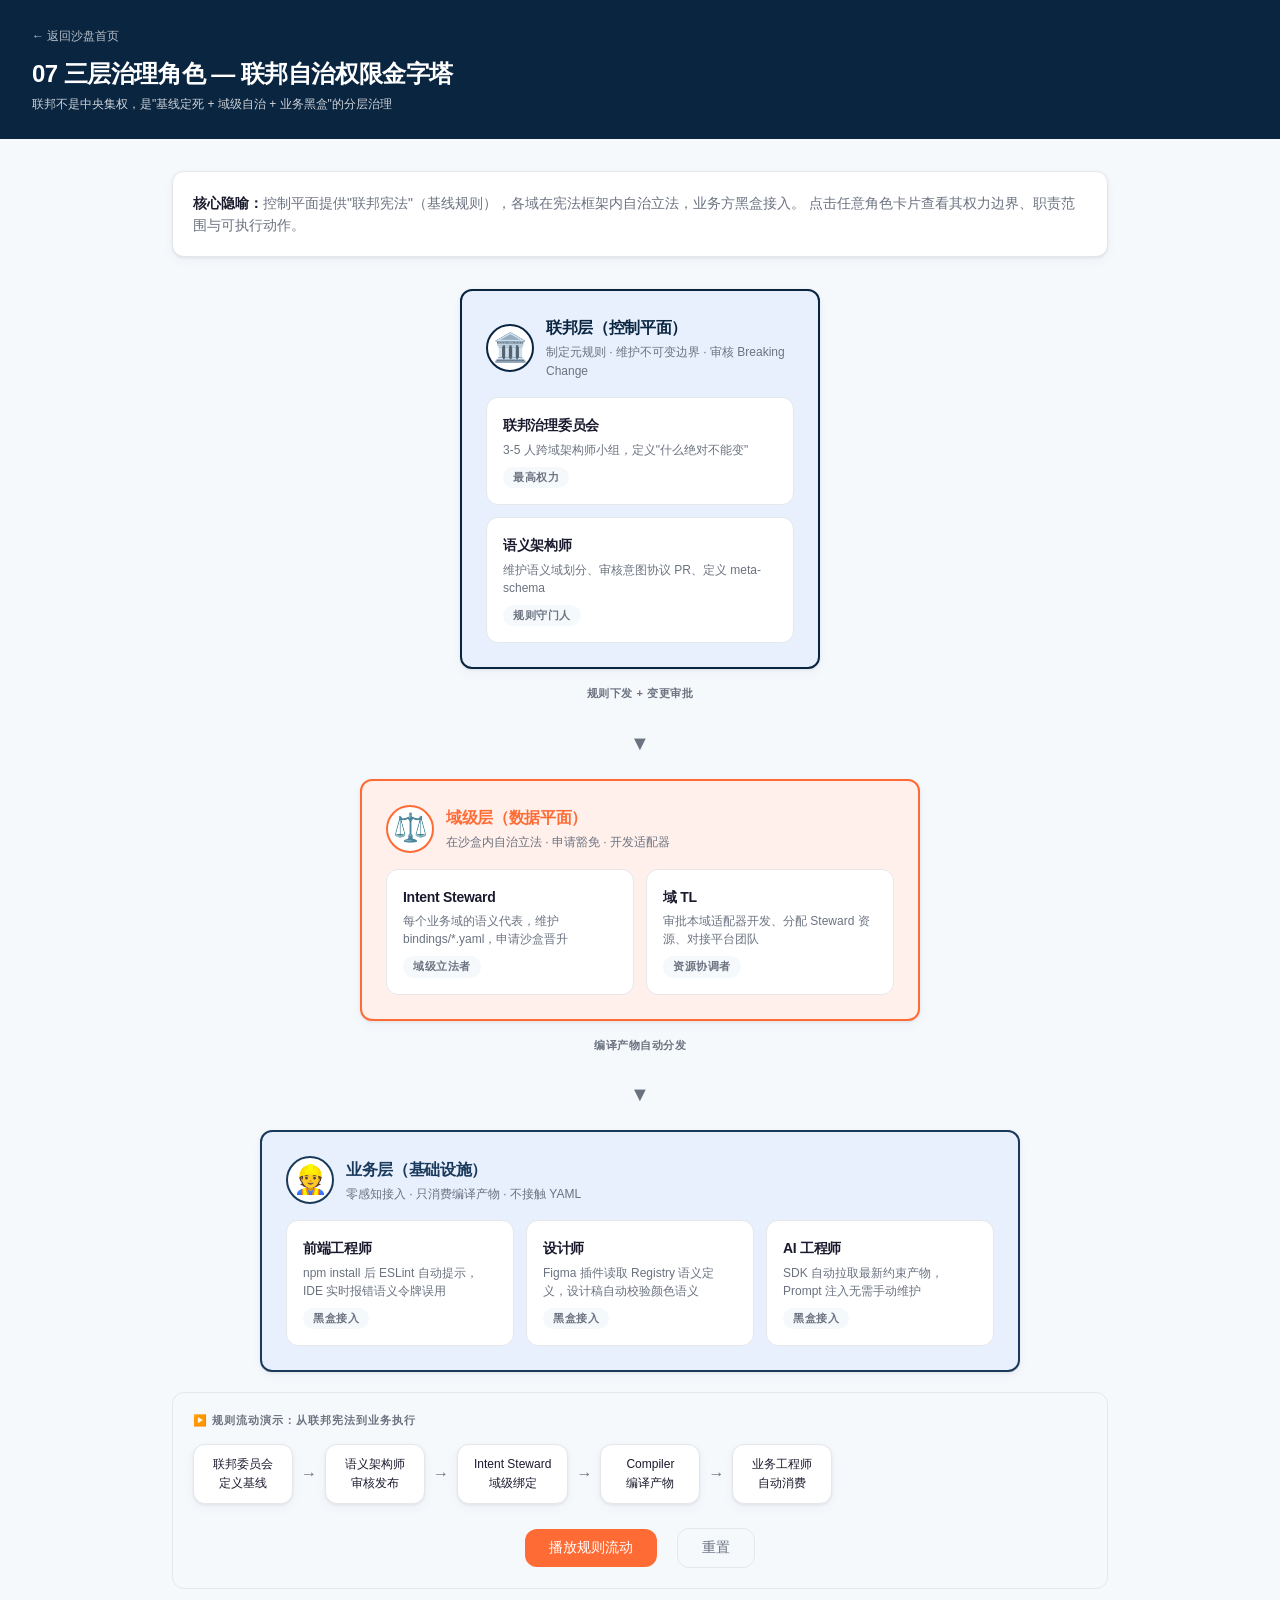
<file: demos/07-federal-roles/index.html>
<!DOCTYPE html>
<html lang="zh-CN">
<head>
    <meta charset="UTF-8">
    <meta name="viewport" content="width=device-width, initial-scale=1.0">
    <title>07 三层治理角色 — 联邦自治权限金字塔</title>
    <style>
        :root {
            --sa-c-navy: #0A2540;
            --sa-c-navy-light: #1A3A5C;
            --sa-c-amber: #FF6B35;
            --sa-c-amber-light: #FFF0EB;
            --sa-c-teal: #00D4AA;
            --sa-c-teal-light: #E6FAF5;
            --sa-c-rose: #E11D48;
            --sa-c-rose-light: #FDE8EC;
            --sa-c-bg: #F6F9FC;
            --sa-c-surface: #FFFFFF;
            --sa-c-border: #E5E7EB;
            --sa-c-text: #1A1A2E;
            --sa-c-muted: #6B7280;
            --sa-f-base: 14px;
            --sa-f-sm: 12px;
            --sa-f-lg: 16px;
            --sa-f-xl: 24px;
            --sa-f-xxl: 32px;
            --sa-r: 12px;
            --sa-shadow: 0 1px 3px rgba(10,37,64,0.08), 0 4px 12px rgba(10,37,64,0.04);
            --sa-shadow-hover: 0 8px 24px rgba(10,37,64,0.12);
            --sa-max-w: 1000px;
        }

        * { margin: 0; padding: 0; box-sizing: border-box; }
        html { -webkit-font-smoothing: antialiased; }

        body {
            font-family: -apple-system, BlinkMacSystemFont, "Segoe UI", Roboto, "Helvetica Neue", Arial, sans-serif;
            font-size: var(--sa-f-base);
            line-height: 1.6;
            color: var(--sa-c-text);
            background: var(--sa-c-bg);
            min-height: 100vh;
        }

        h1, h2, h3, h4 {
            font-weight: 600;
            line-height: 1.3;
            letter-spacing: -0.02em;
        }

        .header {
            background: var(--sa-c-navy);
            color: white;
            padding: 24px 32px;
            position: relative;
        }

        .back {
            color: rgba(255,255,255,0.7);
            text-decoration: none;
            font-size: var(--sa-f-sm);
            display: inline-flex;
            align-items: center;
            gap: 6px;
            margin-bottom: 12px;
            transition: color 0.2s;
        }

        .back:hover { color: white; }

        .header h1 {
            font-size: var(--sa-f-xl);
            font-weight: 600;
            margin-bottom: 6px;
            letter-spacing: -0.02em;
        }

        .header p {
            font-size: var(--sa-f-sm);
            opacity: 0.8;
        }

        .container {
            max-width: var(--sa-max-w);
            margin: 0 auto;
            padding: 32px;
        }

        .intro {
            background: var(--sa-c-surface);
            border: 1px solid var(--sa-c-border);
            border-radius: var(--sa-r);
            padding: 20px;
            margin-bottom: 32px;
            font-size: var(--sa-f-base);
            color: var(--sa-c-muted);
            box-shadow: var(--sa-shadow);
        }

        .intro strong {
            color: var(--sa-c-text);
        }

        /* 金字塔结构 */
        .pyramid {
            display: flex;
            flex-direction: column;
            gap: 16px;
            align-items: center;
        }

        .pyramid-layer {
            width: 100%;
            border-radius: var(--sa-r);
            padding: 24px;
            position: relative;
            transition: all 0.3s ease;
            cursor: pointer;
            box-shadow: var(--sa-shadow);
        }

        .pyramid-layer:hover {
            transform: translateY(-2px);
            box-shadow: var(--sa-shadow-hover);
        }

        .pyramid-layer.federal {
            background: #E8F0FE;
            border: 2px solid var(--sa-c-navy);
            max-width: 360px;
        }

        .pyramid-layer.domain {
            background: var(--sa-c-amber-light);
            border: 2px solid var(--sa-c-amber);
            max-width: 560px;
        }

        .pyramid-layer.business {
            background: #E8F0FE;
            border: 2px solid var(--sa-c-navy-light);
            max-width: 760px;
        }

        .layer-header {
            display: flex;
            align-items: center;
            gap: 12px;
            margin-bottom: 16px;
        }

        .layer-icon {
            font-size: 28px;
            width: 48px;
            height: 48px;
            display: flex;
            align-items: center;
            justify-content: center;
            border-radius: 50%;
            background: var(--sa-c-surface);
            flex-shrink: 0;
        }

        .federal .layer-icon { border: 2px solid var(--sa-c-navy); }
        .domain .layer-icon { border: 2px solid var(--sa-c-amber); }
        .business .layer-icon { border: 2px solid var(--sa-c-navy-light); }

        .layer-title {
            font-size: var(--sa-f-lg);
            font-weight: 600;
            letter-spacing: -0.02em;
        }

        .federal .layer-title { color: var(--sa-c-navy); }
        .domain .layer-title { color: var(--sa-c-amber); }
        .business .layer-title { color: var(--sa-c-navy-light); }

        .layer-subtitle {
            font-size: var(--sa-f-sm);
            color: var(--sa-c-muted);
            margin-top: 2px;
        }

        .roles-grid {
            display: grid;
            grid-template-columns: repeat(auto-fit, minmax(200px, 1fr));
            gap: 12px;
        }

        .role-card {
            background: var(--sa-c-surface);
            border: 1px solid var(--sa-c-border);
            border-radius: var(--sa-r);
            padding: 16px;
            cursor: pointer;
            transition: all 0.2s ease;
            position: relative;
        }

        .role-card:hover {
            border-color: var(--sa-c-navy);
            box-shadow: var(--sa-shadow-hover);
        }

        .role-card.active {
            border-color: var(--sa-c-navy);
            box-shadow: 0 0 0 3px rgba(10, 37, 64, 0.08);
        }

        .role-name {
            font-size: var(--sa-f-base);
            font-weight: 600;
            margin-bottom: 4px;
            letter-spacing: -0.02em;
        }

        .role-desc {
            font-size: var(--sa-f-sm);
            color: var(--sa-c-muted);
            line-height: 1.5;
        }

        .role-tag {
            display: inline-block;
            margin-top: 8px;
            font-size: 11px;
            padding: 2px 10px;
            border-radius: 20px;
            background: var(--sa-c-bg);
            color: var(--sa-c-muted);
            font-weight: 600;
            letter-spacing: 0.05em;
        }

        /* 连接箭头 */
        .pyramid-connector {
            text-align: center;
            color: var(--sa-c-muted);
            font-size: 20px;
            padding: 4px 0;
        }

        .connector-label {
            font-size: 11px;
            color: var(--sa-c-muted);
            text-align: center;
            margin-bottom: 4px;
            font-weight: 600;
            letter-spacing: 0.5px;
        }

        /* 详情面板 */
        .detail-panel {
            background: var(--sa-c-surface);
            border: 1px solid var(--sa-c-border);
            border-radius: var(--sa-r);
            padding: 24px;
            margin-top: 32px;
            display: none;
            box-shadow: var(--sa-shadow);
        }

        .detail-panel.show {
            display: block;
            animation: slideIn 0.3s ease;
        }

        @keyframes slideIn {
            from { opacity: 0; transform: translateY(10px); }
            to { opacity: 1; transform: translateY(0); }
        }

        .detail-header {
            display: flex;
            align-items: center;
            gap: 12px;
            margin-bottom: 20px;
            padding-bottom: 16px;
            border-bottom: 2px solid var(--sa-c-border);
        }

        .detail-header h2 {
            font-size: var(--sa-f-lg);
            letter-spacing: -0.02em;
        }

        .detail-section {
            margin-bottom: 20px;
        }

        .detail-section h4 {
            font-size: 11px;
            color: var(--sa-c-muted);
            text-transform: uppercase;
            letter-spacing: 1px;
            margin-bottom: 10px;
            font-weight: 600;
        }

        .detail-section p,
        .detail-section li {
            font-size: var(--sa-f-sm);
            line-height: 1.7;
            color: var(--sa-c-text);
        }

        .detail-section ul {
            padding-left: 20px;
        }

        .detail-section li {
            margin-bottom: 6px;
        }

        .power-tag {
            display: inline-block;
            padding: 4px 12px;
            border-radius: 20px;
            font-size: var(--sa-f-sm);
            margin: 4px 4px 4px 0;
            background: #E8F0FE;
            color: var(--sa-c-navy);
            border: 1px solid var(--sa-c-navy);
            font-weight: 500;
        }

        .power-tag.restrict {
            background: var(--sa-c-rose-light);
            color: var(--sa-c-rose);
            border-color: var(--sa-c-rose);
        }

        .power-tag.allow {
            background: var(--sa-c-teal-light);
            color: #059669;
            border-color: var(--sa-c-teal);
        }

        .flow-demo {
            background: var(--sa-c-bg);
            border-radius: var(--sa-r);
            padding: 20px;
            margin-top: 20px;
            border: 1px solid var(--sa-c-border);
        }

        .flow-demo h4 {
            font-size: 11px;
            color: var(--sa-c-muted);
            text-transform: uppercase;
            letter-spacing: 1px;
            margin-bottom: 16px;
            font-weight: 600;
        }

        .flow-steps {
            display: flex;
            align-items: center;
            gap: 8px;
            flex-wrap: wrap;
        }

        .flow-step {
            background: var(--sa-c-surface);
            border: 1px solid var(--sa-c-border);
            border-radius: var(--sa-r);
            padding: 10px 16px;
            font-size: var(--sa-f-sm);
            text-align: center;
            min-width: 100px;
            box-shadow: var(--sa-shadow);
        }

        .flow-step.active {
            border-color: var(--sa-c-teal);
            background: var(--sa-c-teal-light);
            font-weight: 600;
            color: #059669;
        }

        .flow-arrow {
            color: var(--sa-c-muted);
            font-size: 16px;
        }

        .demo-controls {
            text-align: center;
            margin-top: 24px;
        }

        .sa-btn {
            display: inline-flex;
            align-items: center;
            justify-content: center;
            gap: 6px;
            padding: 10px 24px;
            border: none;
            border-radius: var(--sa-r);
            font-size: var(--sa-f-base);
            font-weight: 500;
            cursor: pointer;
            transition: all 0.2s ease;
            white-space: nowrap;
            margin: 0 8px;
        }

        .sa-btn:disabled { opacity: 0.5; cursor: not-allowed; }

        .sa-btn--accent {
            background: var(--sa-c-amber);
            color: white;
        }

        .sa-btn--accent:hover:not(:disabled) { filter: brightness(1.1); }

        .sa-btn--ghost {
            background: transparent;
            color: var(--sa-c-muted);
            border: 1px solid var(--sa-c-border);
        }

        .sa-btn--ghost:hover:not(:disabled) {
            background: var(--sa-c-bg);
            color: var(--sa-c-text);
        }

        /* 响应式 */
        @media (max-width: 768px) {
            .container { padding: 16px; }
            .roles-grid { grid-template-columns: 1fr; }
            .pyramid-layer { max-width: 100% !important; }
        }
    </style>
<base target="_blank">
</head>
<body>

    <div class="header">
        <a class="back" href="../../">← 返回沙盘首页</a>
        <h1>07 三层治理角色 — 联邦自治权限金字塔</h1>
        <p>联邦不是中央集权，是"基线定死 + 域级自治 + 业务黑盒"的分层治理</p>
    </div>

    <div class="container">
        <div class="intro">
            <strong>核心隐喻：</strong>控制平面提供"联邦宪法"（基线规则），各域在宪法框架内自治立法，业务方黑盒接入。
            点击任意角色卡片查看其权力边界、职责范围与可执行动作。
        </div>

        <div class="pyramid">
            <!-- 联邦层 -->
            <div class="pyramid-layer federal" onclick="selectLayer('federal')">
                <div class="layer-header">
                    <div class="layer-icon">🏛️</div>
                    <div>
                        <div class="layer-title">联邦层（控制平面）</div>
                        <div class="layer-subtitle">制定元规则 · 维护不可变边界 · 审核 Breaking Change</div>
                    </div>
                </div>
                <div class="roles-grid">
                    <div class="role-card" onclick="showRole('committee', event)" data-role="committee">
                        <div class="role-name">联邦治理委员会</div>
                        <div class="role-desc">3-5 人跨域架构师小组，定义"什么绝对不能变"</div>
                        <span class="role-tag">最高权力</span>
                    </div>
                    <div class="role-card" onclick="showRole('architect', event)" data-role="architect">
                        <div class="role-name">语义架构师</div>
                        <div class="role-desc">维护语义域划分、审核意图协议 PR、定义 meta-schema</div>
                        <span class="role-tag">规则守门人</span>
                    </div>
                </div>
            </div>

            <div class="connector-label">规则下发 + 变更审批</div>
            <div class="pyramid-connector">▼</div>

            <!-- 域级层 -->
            <div class="pyramid-layer domain" onclick="selectLayer('domain')">
                <div class="layer-header">
                    <div class="layer-icon">⚖️</div>
                    <div>
                        <div class="layer-title">域级层（数据平面）</div>
                        <div class="layer-subtitle">在沙盒内自治立法 · 申请豁免 · 开发适配器</div>
                    </div>
                </div>
                <div class="roles-grid">
                    <div class="role-card" onclick="showRole('steward', event)" data-role="steward">
                        <div class="role-name">Intent Steward</div>
                        <div class="role-desc">每个业务域的语义代表，维护 bindings/*.yaml，申请沙盒晋升</div>
                        <span class="role-tag">域级立法者</span>
                    </div>
                    <div class="role-card" onclick="showRole('tl', event)" data-role="tl">
                        <div class="role-name">域 TL</div>
                        <div class="role-desc">审批本域适配器开发、分配 Steward 资源、对接平台团队</div>
                        <span class="role-tag">资源协调者</span>
                    </div>
                </div>
            </div>

            <div class="connector-label">编译产物自动分发</div>
            <div class="pyramid-connector">▼</div>

            <!-- 业务层 -->
            <div class="pyramid-layer business" onclick="selectLayer('business')">
                <div class="layer-header">
                    <div class="layer-icon">👷</div>
                    <div>
                        <div class="layer-title">业务层（基础设施）</div>
                        <div class="layer-subtitle">零感知接入 · 只消费编译产物 · 不接触 YAML</div>
                    </div>
                </div>
                <div class="roles-grid">
                    <div class="role-card" onclick="showRole('frontend', event)" data-role="frontend">
                        <div class="role-name">前端工程师</div>
                        <div class="role-desc">npm install 后 ESLint 自动提示，IDE 实时报错语义令牌误用</div>
                        <span class="role-tag">黑盒接入</span>
                    </div>
                    <div class="role-card" onclick="showRole('designer', event)" data-role="designer">
                        <div class="role-name">设计师</div>
                        <div class="role-desc">Figma 插件读取 Registry 语义定义，设计稿自动校验颜色语义</div>
                        <span class="role-tag">黑盒接入</span>
                    </div>
                    <div class="role-card" onclick="showRole('ai', event)" data-role="ai">
                        <div class="role-name">AI 工程师</div>
                        <div class="role-desc">SDK 自动拉取最新约束产物，Prompt 注入无需手动维护</div>
                        <span class="role-tag">黑盒接入</span>
                    </div>
                </div>
            </div>
        </div>

        <!-- 详情面板 -->
        <div class="detail-panel" id="detail-panel">
            <div id="detail-content"></div>
        </div>

        <!-- 流程演示 -->
        <div class="flow-demo">
            <h4>▶️ 规则流动演示：从联邦宪法到业务执行</h4>
            <div class="flow-steps" id="flow-steps">
                <div class="flow-step" id="step-1">联邦委员会<br>定义基线</div>
                <div class="flow-arrow">→</div>
                <div class="flow-step" id="step-2">语义架构师<br>审核发布</div>
                <div class="flow-arrow">→</div>
                <div class="flow-step" id="step-3">Intent Steward<br>域级绑定</div>
                <div class="flow-arrow">→</div>
                <div class="flow-step" id="step-4">Compiler<br>编译产物</div>
                <div class="flow-arrow">→</div>
                <div class="flow-step" id="step-5">业务工程师<br>自动消费</div>
            </div>
            <div class="demo-controls">
                <button class="sa-btn sa-btn--accent" onclick="playFlow()">播放规则流动</button>
                <button class="sa-btn sa-btn--ghost" onclick="resetFlow()">重置</button>
            </div>
        </div>
    </div>

    <script>
        const roleData = {
            committee: {
                title: '🏛️ 联邦治理委员会',
                layer: '联邦层（控制平面）',
                powers: [
                    { text: '定义 immutable_boundaries（不可变边界）', type: 'allow' },
                    { text: '审核 Breaking Change（破坏性变更）', type: 'allow' },
                    { text: '审批域级豁免申请', type: 'allow' },
                    { text: '定义联邦元规则（meta-rules）', type: 'allow' },
                    { text: '直接修改业务层代码', type: 'restrict' },
                    { text: '在沙盒域内快速迭代', type: 'restrict' }
                ],
                duties: [
                    '维护 Schema-As-Code 架构宣言与核心原则',
                    '定义语义域划分（认知型/交互型/交易型/观测型）',
                    '审核控制平面仓库的 Major 版本变更',
                    '裁定跨域语义冲突（如 A 域与 B 域对 "critical" 定义不同）'
                ],
                actions: [
                    '召开季度架构评审会',
                    'Merge 带有 "breaking-change" 标签的 PR',
                    '批准或驳回沙盒域晋升申请',
                    '更新联邦元规则清单'
                ]
            },
            architect: {
                title: '🔧 语义架构师',
                layer: '联邦层（控制平面）',
                powers: [
                    { text: '维护 meta-schema.json（意图协议元规范）', type: 'allow' },
                    { text: '审核语义令牌命名与定义', type: 'allow' },
                    { text: '定义同义词防火墙规则', type: 'allow' },
                    { text: '发布新版本 Registry', type: 'allow' },
                    { text: '绕过版本锁定强制推送', type: 'restrict' },
                    { text: '单方面关闭域级豁免通道', type: 'restrict' }
                ],
                duties: [
                    '维护 intent-schema-compiler 仓库结构',
                    '定义语义令牌的三段式命名规范（domain.category.name）',
                    '审核意图协议编写指南',
                    '设计 Compiler 插件接口规范'
                ],
                actions: [
                    'Review 语义层 YAML 的 PR',
                    '更新术语表与演进路线图',
                    '编写架构契约文档',
                    '指导 Intent Steward 进行域级立法'
                ]
            },
            steward: {
                title: '⚖️ Intent Steward',
                layer: '域级层（数据平面）',
                powers: [
                    { text: '在沙盒域内自定义意图规则', type: 'allow' },
                    { text: '维护 bindings/{domain}.yaml', type: 'allow' },
                    { text: '申请沙盒规则晋升到正式域', type: 'allow' },
                    { text: '开发域级适配器（Adapter）', type: 'allow' },
                    { text: '修改联邦层 immutable_boundaries', type: 'restrict' },
                    { text: '跳过四层推演直接发布', type: 'restrict' }
                ],
                duties: [
                    '代表本域参与联邦治理委员会',
                    '确保本域产品语义一致性得分 > 90%',
                    '培训本域业务工程师使用黑盒接入工具',
                    '定期同步联邦基线到本域绑定配置'
                ],
                actions: [
                    '在 experimental/ 目录创建沙盒规则',
                    '提交沙盒晋升 PR（需委员会审批）',
                    '申请临时豁免（标注过期时间）',
                    '对接平台团队调试 Compiler 产物'
                ]
            },
            tl: {
                title: '📋 域 TL',
                layer: '域级层（数据平面）',
                powers: [
                    { text: '分配 Intent Steward 人力资源', type: 'allow' },
                    { text: '审批本域适配器开发排期', type: 'allow' },
                    { text: '决定本域接入 Phase 1/2/3 节奏', type: 'allow' },
                    { text: '向联邦委员会申请资源支持', type: 'allow' },
                    { text: '直接修改控制平面 YAML', type: 'restrict' },
                    { text: '绕过沙盒机制直接发布规则', type: 'restrict' }
                ],
                duties: [
                    '确保本域在 Phase 1 完成语义锚定',
                    '协调本域前端/设计/AI 工程师接入',
                    '向联邦委员会汇报本域治理健康度',
                    '处理本域业务工程师的接入问题'
                ],
                actions: [
                    '指定本域 Intent Steward 人选',
                    '审批本域的 Figma 插件接入申请',
                    '组织本域 Schema-As-Code 培训',
                    '向平台团队反馈 Compiler 产物问题'
                ]
            },
            frontend: {
                title: '👨‍💻 前端工程师',
                layer: '业务层（基础设施）',
                powers: [
                    { text: '通过 npm install 消费编译产物', type: 'allow' },
                    { text: '在 IDE 中接收 ESLint 实时报错', type: 'allow' },
                    { text: '使用 withIntentGuard HOC 包裹组件', type: 'allow' },
                    { text: '查看语义令牌文档（只读）', type: 'allow' },
                    { text: '修改语义令牌 YAML 定义', type: 'restrict' },
                    { text: '禁用 Validator 四层推演', type: 'restrict' }
                ],
                duties: [
                    '在组件 Props 中正确使用语义令牌',
                    '响应 ESLint 的语义令牌误用告警',
                    '配合 Runtime 拦截进行降级处理',
                    '反馈组件层语义漂移问题给域 TL'
                ],
                actions: [
                    '安装 @company/intent-runtime 包',
                    '在 JSX 中使用 data-intent 标签',
                    '查看 IDE 中 Props 类型约束提示',
                    '提交语义令牌误报 Issue'
                ]
            },
            designer: {
                title: '🎨 设计师',
                layer: '业务层（基础设施）',
                powers: [
                    { text: '通过 Figma 插件读取语义定义', type: 'allow' },
                    { text: '在设计稿中查看语义校验结果', type: 'allow' },
                    { text: '使用 DESIGN.md 表达设计意图', type: 'allow' },
                    { text: '查看语义令牌与视觉映射关系', type: 'allow' },
                    { text: '直接修改 synonym-mapping.yaml', type: 'restrict' },
                    { text: '绕过设计稿校验直接交付', type: 'restrict' }
                ],
                duties: [
                    '在 DESIGN.md 中标注意图契约引用',
                    '确保设计稿颜色使用符合语义令牌定义',
                    '配合 Compiler 将设计描述提取为语义令牌',
                    '反馈语义令牌视觉映射问题'
                ],
                actions: [
                    '安装 Figma Intent Schema 插件',
                    '在 Design Token 中查看语义注释',
                    '提交 DESIGN.md 给 Compiler 提取',
                    '查看设计稿语义一致性评分'
                ]
            },
            ai: {
                title: '🤖 AI 工程师',
                layer: '业务层（基础设施）',
                powers: [
                    { text: '通过 SDK 自动拉取 Prompt 约束', type: 'allow' },
                    { text: '查看 LLM 输出的四层推演结果', type: 'allow' },
                    { text: '在 Tool Calling 中使用 toolGuard', type: 'allow' },
                    { text: '查看同义词黑名单与置信度阈值', type: 'allow' },
                    { text: '修改 human-ai-boundary.yaml', type: 'restrict' },
                    { text: '绕过 Runtime 拦截直接调用 API', type: 'restrict' }
                ],
                duties: [
                    '在 Prompt 中正确使用语义令牌约束',
                    '处理 LLM 输出被 Validator BLOCK 的情况',
                    '配合 Bridge 上报语义漂移案例',
                    '优化 Prompt 以提升语义一致性得分'
                ],
                actions: [
                    '安装 @company/intent-sdk',
                    '在代码中引入 toolGuard 包装器',
                    '查看 LLM 输出的推演日志',
                    '提交漂移案例给 Bridge 归因'
                ]
            }
        };

        function showRole(roleKey, event) {
            event.stopPropagation();

            document.querySelectorAll('.role-card').forEach(c => c.classList.remove('active'));
            event.currentTarget.classList.add('active');

            const data = roleData[roleKey];
            const panel = document.getElementById('detail-panel');
            const content = document.getElementById('detail-content');

            const powersHtml = data.powers.map(p => 
                `<span class="power-tag ${p.type}">${p.type === 'allow' ? '✓' : '✗'} ${p.text}</span>`
            ).join('');

            content.innerHTML = `
                <div class="detail-header">
                    <div style="font-size: 28px;">${data.title.split(' ')[0]}</div>
                    <div>
                        <h2>${data.title.replace(/^[^\s]+\s/, '')}</h2>
                        <div style="font-size: 13px; color: var(--sa-c-muted); margin-top: 4px;">${data.layer}</div>
                    </div>
                </div>

                <div class="detail-section">
                    <h4>权力边界</h4>
                    <div>${powersHtml}</div>
                </div>

                <div class="detail-section">
                    <h4>核心职责</h4>
                    <ul>${data.duties.map(d => `<li>${d}</li>`).join('')}</ul>
                </div>

                <div class="detail-section">
                    <h4>典型动作</h4>
                    <ul>${data.actions.map(a => `<li>${a}</li>`).join('')}</ul>
                </div>
            `;

            panel.classList.add('show');
            panel.scrollIntoView({ behavior: 'smooth', block: 'nearest' });
        }

        function selectLayer(layer) {
            console.log('Selected layer:', layer);
        }

        async function playFlow() {
            resetFlow();
            const steps = ['step-1', 'step-2', 'step-3', 'step-4', 'step-5'];

            for (let i = 0; i < steps.length; i++) {
                document.getElementById(steps[i]).classList.add('active');
                await sleep(800);
            }

            await sleep(500);
            alert('规则流动完成：联邦基线 → 域级绑定 → 编译产物 → 业务自动消费');
        }

        function resetFlow() {
            document.querySelectorAll('.flow-step').forEach(s => s.classList.remove('active'));
        }

        function sleep(ms) {
            return new Promise(resolve => setTimeout(resolve, ms));
        }
    </script>
</body>
</html>
</file>
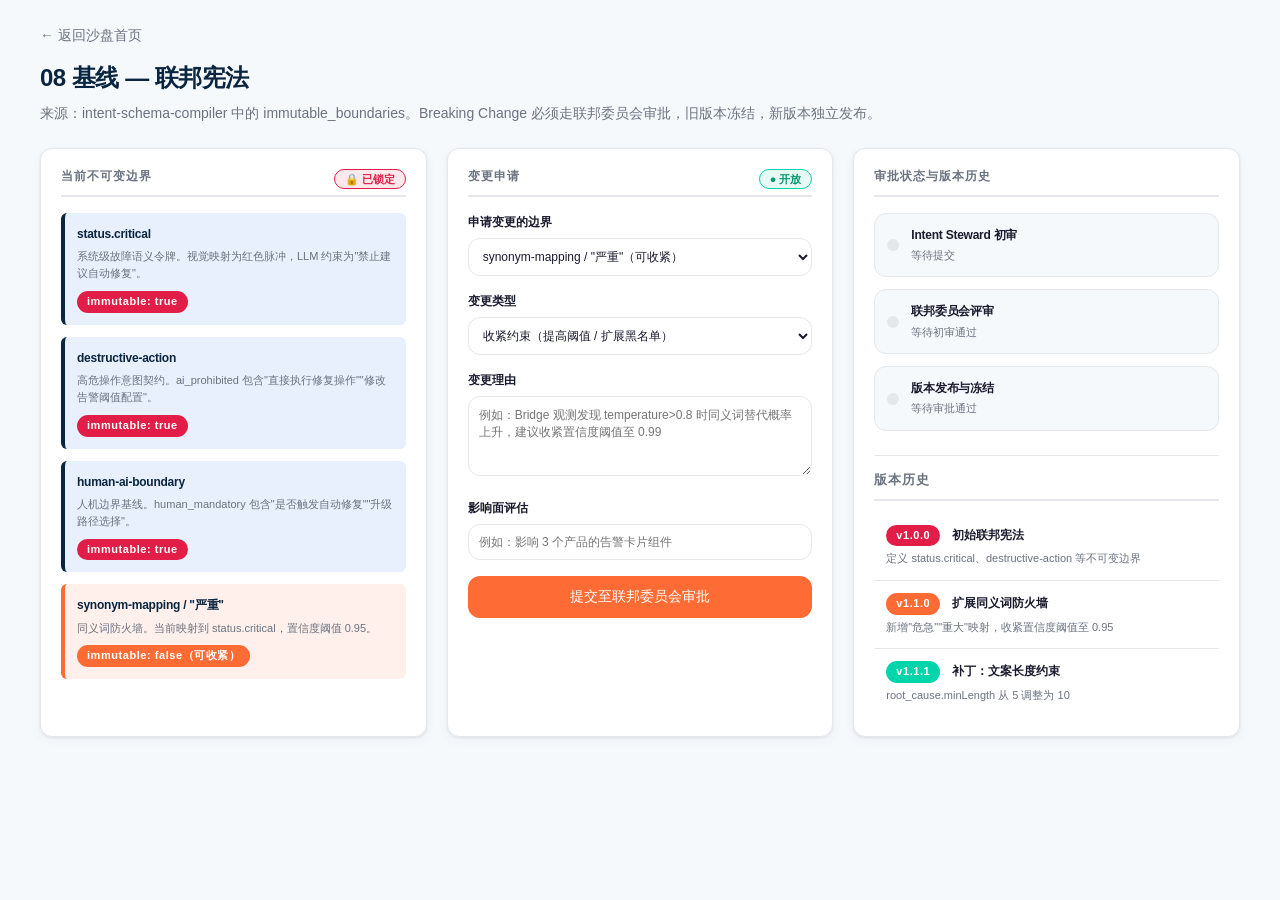
<file: demos/08-federal-baseline/index.html>
<!DOCTYPE html>
<html lang="zh-CN">
<head>
    <meta charset="UTF-8">
    <meta name="viewport" content="width=device-width, initial-scale=1.0">
    <title>08 基线 — 联邦宪法</title>
    <style>
        :root {
            --sa-c-navy: #0A2540;
            --sa-c-navy-light: #1A3A5C;
            --sa-c-amber: #FF6B35;
            --sa-c-amber-light: #FFF0EB;
            --sa-c-teal: #00D4AA;
            --sa-c-teal-light: #E6FAF5;
            --sa-c-rose: #E11D48;
            --sa-c-rose-light: #FDE8EC;
            --sa-c-bg: #F6F9FC;
            --sa-c-surface: #FFFFFF;
            --sa-c-border: #E5E7EB;
            --sa-c-text: #1A1A2E;
            --sa-c-muted: #6B7280;
            --sa-f-base: 14px;
            --sa-f-sm: 12px;
            --sa-f-lg: 16px;
            --sa-f-xl: 24px;
            --sa-r: 12px;
            --sa-shadow: 0 1px 3px rgba(10,37,64,0.08), 0 4px 12px rgba(10,37,64,0.04);
            --sa-shadow-hover: 0 8px 24px rgba(10,37,64,0.12);
            --sa-max-w: 1200px;
        }
        * { margin: 0; padding: 0; box-sizing: border-box; }
        html { -webkit-font-smoothing: antialiased; }
        body {
            font-family: -apple-system, BlinkMacSystemFont, "Segoe UI", Roboto, "Helvetica Neue", Arial, sans-serif;
            font-size: var(--sa-f-base);
            line-height: 1.6;
            color: var(--sa-c-text);
            background: var(--sa-c-bg);
            padding: 24px;
        }
        h1, h2, h3, h4 {
            font-weight: 600;
            line-height: 1.3;
            letter-spacing: -0.02em;
        }
        .container { max-width: var(--sa-max-w); margin: 0 auto; }
        .back {
            display: inline-block;
            margin-bottom: 16px;
            color: var(--sa-c-muted);
            text-decoration: none;
            font-size: var(--sa-f-base);
            transition: color 0.2s;
        }
        .back:hover { color: var(--sa-c-navy); }
        h1 {
            font-size: var(--sa-f-xl);
            color: var(--sa-c-navy);
            margin-bottom: 8px;
            letter-spacing: -0.02em;
        }
        .subtitle {
            font-size: var(--sa-f-base);
            color: var(--sa-c-muted);
            margin-bottom: 24px;
        }
        .main {
            display: grid;
            grid-template-columns: 1fr 1fr 1fr;
            gap: 20px;
        }
        .panel {
            background: var(--sa-c-surface);
            border: 1px solid var(--sa-c-border);
            border-radius: var(--sa-r);
            padding: 20px;
            box-shadow: var(--sa-shadow);
        }
        .panel h2 {
            font-size: var(--sa-f-sm);
            color: var(--sa-c-muted);
            text-transform: uppercase;
            letter-spacing: 1px;
            margin-bottom: 16px;
            padding-bottom: 10px;
            border-bottom: 2px solid var(--sa-c-border);
            font-weight: 600;
        }
        .panel h2 .status {
            float: right;
            font-size: 11px;
            padding: 2px 10px;
            border-radius: 20px;
            text-transform: none;
            letter-spacing: 0;
            font-weight: 600;
        }
        .status.locked {
            background: var(--sa-c-rose-light);
            color: var(--sa-c-rose);
            border: 1px solid var(--sa-c-rose);
        }
        .status.open {
            background: var(--sa-c-teal-light);
            color: #059669;
            border: 1px solid var(--sa-c-teal);
        }

        /* 不可变边界列表 */
        .baseline-item {
            background: #E8F0FE;
            border-left: 4px solid var(--sa-c-navy);
            border-radius: 6px;
            padding: 12px;
            margin-bottom: 12px;
            font-size: var(--sa-f-sm);
        }
        .baseline-item .id {
            font-weight: 600;
            color: var(--sa-c-navy);
            margin-bottom: 4px;
            letter-spacing: -0.02em;
        }
        .baseline-item .desc {
            color: var(--sa-c-muted);
            font-size: 11px;
        }
        .baseline-item .immutable {
            display: inline-block;
            margin-top: 8px;
            font-size: 11px;
            background: var(--sa-c-rose);
            color: white;
            padding: 2px 10px;
            border-radius: 20px;
            font-weight: 600;
            letter-spacing: 0.05em;
        }

        /* 变更申请 */
        .form-group {
            margin-bottom: 16px;
        }
        .form-group label {
            display: block;
            font-size: var(--sa-f-sm);
            font-weight: 600;
            margin-bottom: 6px;
        }
        .form-group select,
        .form-group input,
        .form-group textarea {
            width: 100%;
            padding: 10px;
            border: 1px solid var(--sa-c-border);
            border-radius: var(--sa-r);
            font-size: var(--sa-f-sm);
            font-family: inherit;
            color: var(--sa-c-text);
            background: var(--sa-c-surface);
        }
        .form-group textarea {
            min-height: 80px;
            resize: vertical;
        }
        .form-group select:focus,
        .form-group input:focus,
        .form-group textarea:focus {
            outline: none;
            border-color: var(--sa-c-navy);
            box-shadow: 0 0 0 3px rgba(10, 37, 64, 0.08);
        }
        .sa-btn {
            display: inline-flex;
            align-items: center;
            justify-content: center;
            gap: 6px;
            padding: 12px 24px;
            border: none;
            border-radius: var(--sa-r);
            font-size: var(--sa-f-base);
            font-weight: 500;
            cursor: pointer;
            transition: all 0.2s ease;
            white-space: nowrap;
        }
        .sa-btn:disabled {
            opacity: 0.5;
            cursor: not-allowed;
        }
        .sa-btn--accent {
            width: 100%;
            background: var(--sa-c-amber);
            color: white;
        }
        .sa-btn--accent:hover:not(:disabled) {
            filter: brightness(1.1);
        }

        /* 审批流 */
        .workflow {
            display: flex;
            flex-direction: column;
            gap: 12px;
        }
        .workflow-step {
            display: flex;
            align-items: center;
            gap: 12px;
            padding: 12px;
            border-radius: var(--sa-r);
            background: var(--sa-c-bg);
            border: 1px solid var(--sa-c-border);
            font-size: var(--sa-f-sm);
            transition: all 0.3s ease;
        }
        .workflow-step .dot {
            width: 12px;
            height: 12px;
            border-radius: 50%;
            flex-shrink: 0;
            transition: all 0.3s ease;
        }
        .workflow-step.pending .dot { background: var(--sa-c-amber); }
        .workflow-step.approved .dot { background: var(--sa-c-teal); }
        .workflow-step.rejected .dot { background: var(--sa-c-rose); }
        .workflow-step.waiting .dot { background: var(--sa-c-border); }

        .workflow-step .title {
            font-weight: 600;
            margin-bottom: 2px;
            letter-spacing: -0.02em;
        }
        .workflow-step .meta {
            font-size: 11px;
            color: var(--sa-c-muted);
        }

        /* 版本历史 */
        .version-item {
            padding: 12px;
            border-bottom: 1px solid var(--sa-c-border);
            font-size: var(--sa-f-sm);
        }
        .version-item:last-child {
            border-bottom: none;
        }
        .version-item .tag {
            display: inline-block;
            font-size: 11px;
            font-weight: 600;
            padding: 2px 10px;
            border-radius: 20px;
            margin-right: 8px;
            letter-spacing: 0.05em;
        }
        .tag.major {
            background: var(--sa-c-rose);
            color: white;
        }
        .tag.minor {
            background: var(--sa-c-amber);
            color: white;
        }
        .tag.patch {
            background: var(--sa-c-teal);
            color: white;
        }
        .version-item .change {
            color: var(--sa-c-muted);
            font-size: 11px;
            margin-top: 4px;
        }

        /* 结果提示 */
        .result-banner {
            display: none;
            padding: 12px;
            border-radius: var(--sa-r);
            margin-bottom: 16px;
            font-size: var(--sa-f-sm);
            font-weight: 500;
        }
        .result-banner.show {
            display: block;
        }
        .result-banner.approved {
            background: var(--sa-c-teal-light);
            color: #059669;
            border: 1px solid var(--sa-c-teal);
        }
        .result-banner.rejected {
            background: var(--sa-c-rose-light);
            color: var(--sa-c-rose);
            border: 1px solid var(--sa-c-rose);
        }

        @media (max-width: 1024px) {
            .main { grid-template-columns: 1fr; }
        }
    </style>
<base target="_blank">
</head>
<body>
    <div class="container">
        <a class="back" href="../../">← 返回沙盘首页</a>
        <h1>08 基线 — 联邦宪法</h1>
        <div class="subtitle">
            来源：intent-schema-compiler 中的 immutable_boundaries。Breaking Change 必须走联邦委员会审批，旧版本冻结，新版本独立发布。
        </div>

        <div class="main">
            <!-- 左侧：当前不可变边界 -->
            <div class="panel">
                <h2>
                    当前不可变边界
                    <span class="status locked">🔒 已锁定</span>
                </h2>

                <div class="baseline-item">
                    <div class="id">status.critical</div>
                    <div class="desc">系统级故障语义令牌。视觉映射为红色脉冲，LLM 约束为"禁止建议自动修复"。</div>
                    <span class="immutable">immutable: true</span>
                </div>

                <div class="baseline-item">
                    <div class="id">destructive-action</div>
                    <div class="desc">高危操作意图契约。ai_prohibited 包含"直接执行修复操作""修改告警阈值配置"。</div>
                    <span class="immutable">immutable: true</span>
                </div>

                <div class="baseline-item">
                    <div class="id">human-ai-boundary</div>
                    <div class="desc">人机边界基线。human_mandatory 包含"是否触发自动修复""升级路径选择"。</div>
                    <span class="immutable">immutable: true</span>
                </div>

                <div class="baseline-item" style="background: var(--sa-c-amber-light); border-left-color: var(--sa-c-amber);">
                    <div class="id">synonym-mapping / "严重"</div>
                    <div class="desc">同义词防火墙。当前映射到 status.critical，置信度阈值 0.95。</div>
                    <span class="immutable" style="background: var(--sa-c-amber);">immutable: false（可收紧）</span>
                </div>
            </div>

            <!-- 中间：变更申请 -->
            <div class="panel">
                <h2>
                    变更申请
                    <span class="status open">● 开放</span>
                </h2>

                <div id="result-banner" class="result-banner"></div>

                <div class="form-group">
                    <label>申请变更的边界</label>
                    <select id="target-boundary">
                        <option value="synonym">synonym-mapping / "严重"（可收紧）</option>
                        <option value="critical" disabled>status.critical（已锁定，需委员会特批）</option>
                        <option value="destructive" disabled>destructive-action（已锁定，需委员会特批）</option>
                    </select>
                </div>

                <div class="form-group">
                    <label>变更类型</label>
                    <select id="change-type">
                        <option value="tighten">收紧约束（提高阈值 / 扩展黑名单）</option>
                        <option value="relax">放宽约束（需充分论证）</option>
                        <option value="breaking">Breaking Change（不可变边界变更）</option>
                    </select>
                </div>

                <div class="form-group">
                    <label>变更理由</label>
                    <textarea id="change-reason" placeholder="例如：Bridge 观测发现 temperature>0.8 时同义词替代概率上升，建议收紧置信度阈值至 0.99"></textarea>
                </div>

                <div class="form-group">
                    <label>影响面评估</label>
                    <input type="text" id="impact-scope" placeholder="例如：影响 3 个产品的告警卡片组件">
                </div>

                <button class="sa-btn sa-btn--accent" onclick="submitChange()" id="btn-submit">提交至联邦委员会审批</button>
            </div>

            <!-- 右侧：审批流与版本历史 -->
            <div class="panel">
                <h2>审批状态与版本历史</h2>

                <div class="workflow" id="workflow">
                    <div class="workflow-step waiting">
                        <div class="dot"></div>
                        <div>
                            <div class="title">Intent Steward 初审</div>
                            <div class="meta">等待提交</div>
                        </div>
                    </div>
                    <div class="workflow-step waiting">
                        <div class="dot"></div>
                        <div>
                            <div class="title">联邦委员会评审</div>
                            <div class="meta">等待初审通过</div>
                        </div>
                    </div>
                    <div class="workflow-step waiting">
                        <div class="dot"></div>
                        <div>
                            <div class="title">版本发布与冻结</div>
                            <div class="meta">等待审批通过</div>
                        </div>
                    </div>
                </div>

                <div style="margin-top: 24px; padding-top: 16px; border-top: 1px solid var(--sa-c-border);">
                    <h2 style="font-size: 13px; margin-bottom: 12px;">版本历史</h2>

                    <div class="version-item">
                        <span class="tag major">v1.0.0</span>
                        <strong>初始联邦宪法</strong>
                        <div class="change">定义 status.critical、destructive-action 等不可变边界</div>
                    </div>

                    <div class="version-item">
                        <span class="tag minor">v1.1.0</span>
                        <strong>扩展同义词防火墙</strong>
                        <div class="change">新增"危急""重大"映射，收紧置信度阈值至 0.95</div>
                    </div>

                    <div class="version-item">
                        <span class="tag patch">v1.1.1</span>
                        <strong>补丁：文案长度约束</strong>
                        <div class="change">root_cause.minLength 从 5 调整为 10</div>
                    </div>
                </div>
            </div>
        </div>
    </div>

    <script>
        function submitChange() {
            const boundary = document.getElementById('target-boundary').value;
            const type = document.getElementById('change-type').value;
            const reason = document.getElementById('change-reason').value.trim();
            const impact = document.getElementById('impact-scope').value.trim();
            const btn = document.getElementById('btn-submit');
            const banner = document.getElementById('result-banner');

            if (!reason || !impact) {
                alert('请填写变更理由和影响面评估');
                return;
            }

            btn.disabled = true;
            btn.textContent = '审批中...';

            const workflow = document.getElementById('workflow');
            const steps = workflow.querySelectorAll('.workflow-step');

            steps[0].className = 'workflow-step pending';
            steps[0].querySelector('.meta').textContent = 'Intent Steward 审核中...';

            setTimeout(() => {
                steps[0].className = 'workflow-step approved';
                steps[0].querySelector('.meta').textContent = '已通过：理由充分，影响面可控';

                steps[1].className = 'workflow-step pending';
                steps[1].querySelector('.meta').textContent = '联邦委员会评审中...';

                setTimeout(() => {
                    if (type === 'breaking' && boundary !== 'synonym') {
                        steps[1].className = 'workflow-step rejected';
                        steps[1].querySelector('.meta').textContent = '已拒绝：不可变边界 immutable: true 禁止直接修改，需发起新版本提案';

                        banner.className = 'result-banner rejected show';
                        banner.innerHTML = '❌ <strong>审批被拒绝</strong><br>不可变边界（immutable: true）不允许直接修改。如需变更，必须：<br>1. 冻结旧版本（v1.x.x 只读）<br>2. 发起 v2.0.0 新版本提案<br>3. 全组织影响面评估与迁移窗口';

                        btn.disabled = false;
                        btn.textContent = '重新提交';
                        return;
                    }

                    steps[1].className = 'workflow-step approved';
                    steps[1].querySelector('.meta').textContent = '已通过：2/3 委员投票赞成';

                    steps[2].className = 'workflow-step pending';
                    steps[2].querySelector('.meta').textContent = '生成新版本...';

                    setTimeout(() => {
                        steps[2].className = 'workflow-step approved';
                        steps[2].querySelector('.meta').textContent = '已发布：v1.2.0（旧版本 v1.1.x 已冻结）';

                        banner.className = 'result-banner approved show';
                        banner.innerHTML = `✅ <strong>审批通过，新版本已发布</strong><br>变更：${boundary}<br>类型：${type === 'tighten' ? '收紧约束' : type === 'relax' ? '放宽约束' : 'Breaking Change'}<br>版本：v1.2.0（minor）<br>旧版本 v1.1.x 已冻结，下游产品需在 14 天内完成迁移。`;

                        btn.disabled = false;
                        btn.textContent = '提交新的变更申请';
                    }, 1500);

                }, 2000);

            }, 1500);
        }
    </script>
</body>
</html>
</file>
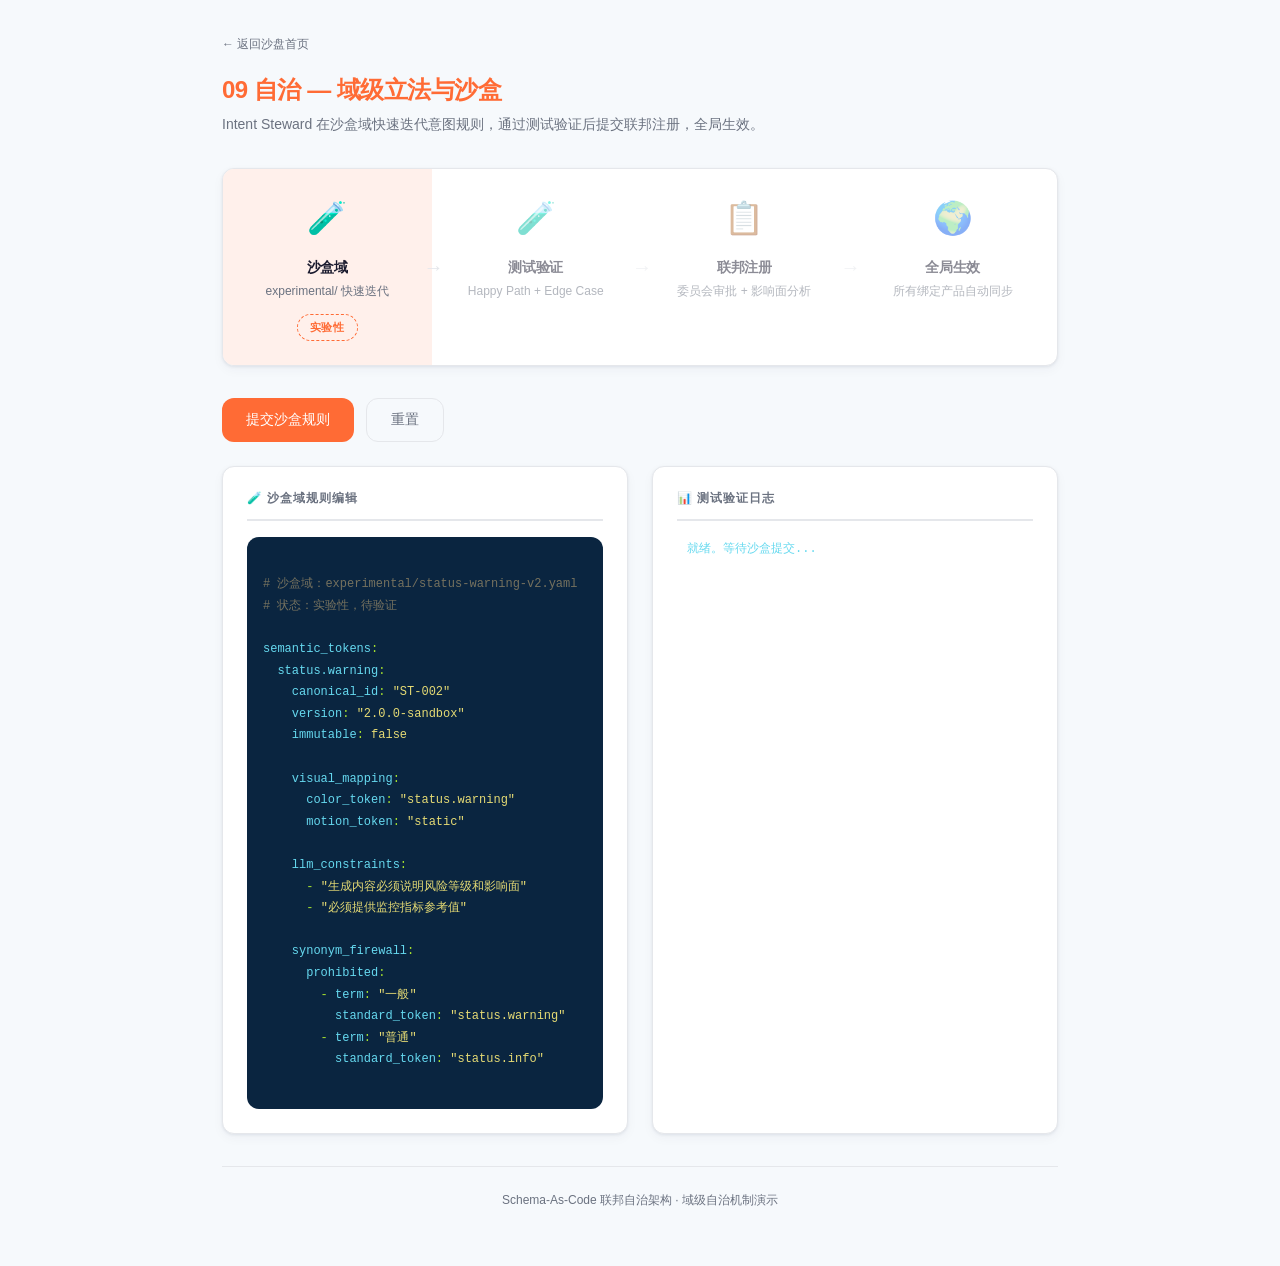
<file: demos/09-federal-sandbox/index.html>
<!DOCTYPE html>
<html lang="zh-CN">
<head>
    <meta charset="UTF-8">
    <meta name="viewport" content="width=device-width, initial-scale=1.0">
    <title>09 自治 — 域级立法与沙盒 | Schema-As-Code 联邦自治架构</title>
    <style>
        :root {
            --sa-c-navy: #0A2540;
            --sa-c-navy-light: #1A3A5C;
            --sa-c-amber: #FF6B35;
            --sa-c-amber-light: #FFF0EB;
            --sa-c-teal: #00D4AA;
            --sa-c-teal-light: #E6FAF5;
            --sa-c-rose: #E11D48;
            --sa-c-rose-light: #FDE8EC;
            --sa-c-bg: #F6F9FC;
            --sa-c-surface: #FFFFFF;
            --sa-c-border: #E5E7EB;
            --sa-c-text: #1A1A2E;
            --sa-c-muted: #6B7280;
            --sa-f-base: 14px;
            --sa-f-sm: 12px;
            --sa-f-lg: 16px;
            --sa-f-xl: 24px;
            --sa-r: 12px;
            --sa-shadow: 0 1px 3px rgba(10,37,64,0.08), 0 4px 12px rgba(10,37,64,0.04);
            --sa-shadow-hover: 0 8px 24px rgba(10,37,64,0.12);
            --sa-max-w: 900px;
        }

        * { margin: 0; padding: 0; box-sizing: border-box; }
        html { -webkit-font-smoothing: antialiased; }

        body {
            font-family: -apple-system, BlinkMacSystemFont, "Segoe UI", Roboto, "Helvetica Neue", Arial, sans-serif;
            font-size: var(--sa-f-base);
            line-height: 1.6;
            color: var(--sa-c-text);
            background: var(--sa-c-bg);
        }

        h1, h2, h3, h4 {
            font-weight: 600;
            line-height: 1.3;
            letter-spacing: -0.02em;
        }

        .container {
            max-width: var(--sa-max-w);
            margin: 0 auto;
            padding: 32px;
        }

        .back {
            display: inline-flex;
            align-items: center;
            gap: 6px;
            color: var(--sa-c-muted);
            text-decoration: none;
            font-size: var(--sa-f-sm);
            margin-bottom: 20px;
            transition: color 0.2s;
        }

        .back:hover {
            color: var(--sa-c-navy);
        }

        h1 {
            font-size: var(--sa-f-xl);
            color: var(--sa-c-amber);
            margin-bottom: 8px;
            letter-spacing: -0.02em;
        }

        .subtitle {
            color: var(--sa-c-muted);
            font-size: var(--sa-f-base);
            margin-bottom: 32px;
        }

        /* 流程管道 */
        .pipeline {
            display: flex;
            align-items: stretch;
            gap: 0;
            margin-bottom: 32px;
            background: var(--sa-c-surface);
            border: 1px solid var(--sa-c-border);
            border-radius: var(--sa-r);
            overflow: hidden;
            box-shadow: var(--sa-shadow);
        }

        .stage {
            flex: 1;
            padding: 24px;
            text-align: center;
            position: relative;
            transition: all 0.4s ease;
            opacity: 0.5;
        }

        .stage:not(:last-child)::after {
            content: "→";
            position: absolute;
            right: -12px;
            top: 50%;
            transform: translateY(-50%);
            font-size: 20px;
            color: var(--sa-c-border);
            z-index: 2;
        }

        .stage.active {
            opacity: 1;
            background: var(--sa-c-amber-light);
        }

        .stage.completed {
            opacity: 1;
            background: var(--sa-c-teal-light);
        }

        .stage .icon {
            font-size: 32px;
            margin-bottom: 12px;
        }

        .stage .name {
            font-size: var(--sa-f-base);
            font-weight: 600;
            margin-bottom: 4px;
            letter-spacing: -0.02em;
        }

        .stage .desc {
            font-size: var(--sa-f-sm);
            color: var(--sa-c-muted);
        }

        .stage .status {
            margin-top: 12px;
            font-size: 11px;
            padding: 4px 12px;
            border-radius: 20px;
            display: inline-block;
            font-weight: 600;
            letter-spacing: 0.05em;
        }

        .stage .status.pending {
            background: var(--sa-c-amber-light);
            color: var(--sa-c-amber);
        }

        .stage .status.passed {
            background: var(--sa-c-teal-light);
            color: #059669;
        }

        .stage .status.experimental {
            background: var(--sa-c-amber-light);
            color: var(--sa-c-amber);
            border: 1px dashed var(--sa-c-amber);
        }

        /* 主工作区 */
        .workspace {
            display: grid;
            grid-template-columns: 1fr 1fr;
            gap: 24px;
            margin-bottom: 32px;
        }

        .panel {
            background: var(--sa-c-surface);
            border: 1px solid var(--sa-c-border);
            border-radius: var(--sa-r);
            padding: 24px;
            box-shadow: var(--sa-shadow);
        }

        .panel h3 {
            font-size: var(--sa-f-sm);
            color: var(--sa-c-muted);
            text-transform: uppercase;
            letter-spacing: 1px;
            margin-bottom: 16px;
            padding-bottom: 12px;
            border-bottom: 2px solid var(--sa-c-border);
            font-weight: 600;
        }

        /* 沙盒编辑器 */
        .sandbox-editor {
            background: var(--sa-c-navy);
            color: #a6e22e;
            padding: 16px;
            border-radius: var(--sa-r);
            font-family: "JetBrains Mono", "SF Mono", Monaco, "Cascadia Code", monospace;
            font-size: var(--sa-f-sm);
            line-height: 1.8;
            min-height: 200px;
            white-space: pre-wrap;
            overflow-x: auto;
        }

        .sandbox-editor .comment {
            color: #75715e;
        }

        .sandbox-editor .key {
            color: #66d9ef;
        }

        .sandbox-editor .value {
            color: #e6db74;
        }

        .sandbox-editor .highlight {
            background: rgba(255, 107, 53, 0.2);
            border-left: 3px solid var(--sa-c-amber);
            padding-left: 8px;
            margin-left: -8px;
        }

        /* 测试日志 */
        .test-log {
            font-family: "JetBrains Mono", "SF Mono", Monaco, "Cascadia Code", monospace;
            font-size: var(--sa-f-sm);
            line-height: 1.8;
            max-height: 220px;
            overflow-y: auto;
        }

        .log-line {
            padding: 2px 0;
            border-left: 2px solid transparent;
            padding-left: 8px;
        }

        .log-line.info {
            color: #66d9ef;
        }

        .log-line.success {
            color: var(--sa-c-teal);
            border-left-color: var(--sa-c-teal);
        }

        .log-line.error {
            color: var(--sa-c-rose);
            border-left-color: var(--sa-c-rose);
        }

        .log-line.warn {
            color: #fd971f;
            border-left-color: var(--sa-c-amber);
        }

        /* 控制按钮 */
        .controls {
            display: flex;
            gap: 12px;
            margin-bottom: 24px;
        }

        .sa-btn {
            display: inline-flex;
            align-items: center;
            justify-content: center;
            gap: 6px;
            padding: 12px 24px;
            border: none;
            border-radius: var(--sa-r);
            font-size: var(--sa-f-base);
            font-weight: 500;
            cursor: pointer;
            transition: all 0.2s ease;
            white-space: nowrap;
        }

        .sa-btn:disabled {
            opacity: 0.5;
            cursor: not-allowed;
        }

        .sa-btn--accent {
            background: var(--sa-c-amber);
            color: white;
        }

        .sa-btn--accent:hover:not(:disabled) {
            filter: brightness(1.1);
        }

        .sa-btn--ghost {
            background: transparent;
            color: var(--sa-c-muted);
            border: 1px solid var(--sa-c-border);
        }

        .sa-btn--ghost:hover:not(:disabled) {
            background: var(--sa-c-bg);
            color: var(--sa-c-text);
        }

        /* 注册表单 */
        .register-form {
            display: none;
            background: var(--sa-c-surface);
            border: 2px solid var(--sa-c-teal);
            border-radius: var(--sa-r);
            padding: 24px;
            margin-bottom: 24px;
            box-shadow: var(--sa-shadow);
        }

        .register-form.show {
            display: block;
        }

        .register-form h3 {
            color: #059669;
            font-size: var(--sa-f-lg);
            margin-bottom: 16px;
            font-weight: 600;
            letter-spacing: -0.02em;
        }

        .form-row {
            display: grid;
            grid-template-columns: 120px 1fr;
            gap: 12px;
            align-items: center;
            margin-bottom: 12px;
        }

        .form-row label {
            font-size: var(--sa-f-sm);
            color: var(--sa-c-muted);
        }

        .form-row input,
        .form-row select {
            padding: 8px 12px;
            border: 1px solid var(--sa-c-border);
            border-radius: 6px;
            font-size: var(--sa-f-sm);
            color: var(--sa-c-text);
            background: var(--sa-c-surface);
        }

        .form-row input:focus,
        .form-row select:focus {
            outline: none;
            border-color: var(--sa-c-navy);
            box-shadow: 0 0 0 3px rgba(10, 37, 64, 0.08);
        }

        /* 全局生效展示 */
        .global-effect {
            display: none;
            background: var(--sa-c-teal-light);
            border: 2px solid var(--sa-c-teal);
            border-radius: var(--sa-r);
            padding: 32px;
            text-align: center;
            box-shadow: var(--sa-shadow);
        }

        .global-effect.show {
            display: block;
        }

        .global-effect .icon {
            font-size: 48px;
            margin-bottom: 16px;
        }

        .global-effect h2 {
            color: #059669;
            font-size: var(--sa-f-xl);
            margin-bottom: 8px;
            letter-spacing: -0.02em;
        }

        .global-effect p {
            color: var(--sa-c-muted);
            font-size: var(--sa-f-base);
        }

        .affected-products {
            display: flex;
            justify-content: center;
            gap: 16px;
            margin-top: 20px;
            flex-wrap: wrap;
        }

        .product-tag {
            background: var(--sa-c-surface);
            border: 1px solid var(--sa-c-teal);
            border-radius: 20px;
            padding: 6px 16px;
            font-size: var(--sa-f-sm);
            color: #059669;
            font-weight: 600;
        }

        footer {
            text-align: center;
            padding: 24px;
            color: var(--sa-c-muted);
            font-size: var(--sa-f-sm);
            border-top: 1px solid var(--sa-c-border);
            margin-top: 32px;
        }

        @media (max-width: 768px) {
            .workspace {
                grid-template-columns: 1fr;
            }
            .pipeline {
                flex-direction: column;
            }
            .stage:not(:last-child)::after {
                content: "↓";
                right: 50%;
                top: 100%;
                transform: translateX(50%);
            }
        }
    </style>
<base target="_blank">
</head>
<body>
    <div class="container">
        <a class="back" href="../../">← 返回沙盘首页</a>

        <h1>09 自治 — 域级立法与沙盒</h1>
        <p class="subtitle">Intent Steward 在沙盒域快速迭代意图规则，通过测试验证后提交联邦注册，全局生效。</p>

        <!-- 流程管道 -->
        <div class="pipeline" id="pipeline">
            <div class="stage active" id="stage-sandbox">
                <div class="icon">🧪</div>
                <div class="name">沙盒域</div>
                <div class="desc">experimental/ 快速迭代</div>
                <div class="status experimental">实验性</div>
            </div>
            <div class="stage" id="stage-test">
                <div class="icon">🧪</div>
                <div class="name">测试验证</div>
                <div class="desc">Happy Path + Edge Case</div>
                <div class="status pending" style="display:none">待执行</div>
            </div>
            <div class="stage" id="stage-register">
                <div class="icon">📋</div>
                <div class="name">联邦注册</div>
                <div class="desc">委员会审批 + 影响面分析</div>
                <div class="status pending" style="display:none">待审批</div>
            </div>
            <div class="stage" id="stage-global">
                <div class="icon">🌍</div>
                <div class="name">全局生效</div>
                <div class="desc">所有绑定产品自动同步</div>
                <div class="status passed" style="display:none">已生效</div>
            </div>
        </div>

        <!-- 控制按钮 -->
        <div class="controls" id="controls">
            <button class="sa-btn sa-btn--accent" id="btn-submit" onclick="submitSandbox()">提交沙盒规则</button>
            <button class="sa-btn sa-btn--ghost" id="btn-reset" onclick="resetDemo()">重置</button>
        </div>

        <!-- 注册表单（审批通过后出现） -->
        <div class="register-form" id="register-form">
            <h3>📋 联邦注册申请</h3>
            <div class="form-row">
                <label>规则名称</label>
                <input type="text" value="status.warning.v2" readonly>
            </div>
            <div class="form-row">
                <label>所属域</label>
                <input type="text" value="monitoring-domain" readonly>
            </div>
            <div class="form-row">
                <label>Intent Steward</label>
                <input type="text" value="zhangsan@company.com" readonly>
            </div>
            <div class="form-row">
                <label>影响产品</label>
                <select>
                    <option>product-a (告警系统)</option>
                    <option>product-b (监控大盘)</option>
                    <option>product-c (运维平台)</option>
                </select>
            </div>
            <div class="form-row">
                <label>变更类型</label>
                <select>
                    <option>新增语义令牌</option>
                    <option>扩展同义词映射</option>
                    <option>收紧安全边界</option>
                </select>
            </div>
            <div style="margin-top: 16px;">
                <button class="sa-btn sa-btn--accent" onclick="approveRegister()">委员会审批通过</button>
                <button class="sa-btn sa-btn--ghost" onclick="rejectRegister()">驳回（返回沙盒）</button>
            </div>
        </div>

        <!-- 全局生效展示 -->
        <div class="global-effect" id="global-effect">
            <div class="icon">✅</div>
            <h2>规则已全局生效</h2>
            <p>联邦注册完成，Compiler 自动重新编译，以下产品已同步更新：</p>
            <div class="affected-products">
                <div class="product-tag">product-a</div>
                <div class="product-tag">product-b</div>
                <div class="product-tag">product-c</div>
            </div>
        </div>

        <!-- 工作区 -->
        <div class="workspace" id="workspace">
            <div class="panel">
                <h3>🧪 沙盒域规则编辑</h3>
                <div class="sandbox-editor" id="sandbox-editor">
<span class="comment"># 沙盒域：experimental/status-warning-v2.yaml</span>
<span class="comment"># 状态：实验性，待验证</span>

<span class="key">semantic_tokens</span>:
  <span class="key">status.warning</span>:
    <span class="key">canonical_id</span>: <span class="value">"ST-002"</span>
    <span class="key">version</span>: <span class="value">"2.0.0-sandbox"</span>
    <span class="key">immutable</span>: <span class="value">false</span>

    <span class="key">visual_mapping</span>:
      <span class="key">color_token</span>: <span class="value">"status.warning"</span>
      <span class="key">motion_token</span>: <span class="value">"static"</span>

    <span class="key">llm_constraints</span>:
      - <span class="value">"生成内容必须说明风险等级和影响面"</span>
      - <span class="value">"必须提供监控指标参考值"</span>

    <span class="key">synonym_firewall</span>:
      <span class="key">prohibited</span>:
        - <span class="key">term</span>: <span class="value">"一般"</span>
          <span class="key">standard_token</span>: <span class="value">"status.warning"</span>
        - <span class="key">term</span>: <span class="value">"普通"</span>
          <span class="key">standard_token</span>: <span class="value">"status.info"</span>
                </div>
            </div>

            <div class="panel">
                <h3>📊 测试验证日志</h3>
                <div class="test-log" id="test-log">
                    <div class="log-line info">就绪。等待沙盒提交...</div>
                </div>
            </div>
        </div>

        <footer>
            Schema-As-Code 联邦自治架构 · 域级自治机制演示
        </footer>
    </div>

    <script>
        let currentStep = 0;

        function log(message, type = 'info') {
            const panel = document.getElementById('test-log');
            const line = document.createElement('div');
            line.className = `log-line ${type}`;
            line.textContent = `[${new Date().toLocaleTimeString()}] ${message}`;
            panel.appendChild(line);
            panel.scrollTop = panel.scrollHeight;
        }

        async function submitSandbox() {
            document.getElementById('btn-submit').disabled = true;

            // Step 1: 沙盒提交
            log('🧪 沙盒规则提交：experimental/status-warning-v2.yaml', 'info');
            await sleep(600);
            log('✅ 沙盒域校验通过：YAML 语法正确，引用闭环完整', 'success');

            // 高亮沙盒编辑器中的实验性标记
            document.getElementById('sandbox-editor').innerHTML = 
                document.getElementById('sandbox-editor').innerHTML
                    .replace('immutable: <span class="value">false</span>', 
                             'immutable: <span class="value" style="color:var(--sa-c-amber)">false</span> <span style="color:var(--sa-c-amber)">← 沙盒域允许修改</span>');

            await sleep(800);

            // Step 2: 测试验证
            document.getElementById('stage-sandbox').classList.remove('active');
            document.getElementById('stage-sandbox').classList.add('completed');
            document.getElementById('stage-test').classList.add('active');
            document.getElementById('stage-test').querySelector('.status').style.display = 'inline-block';

            log('🧪 启动场景测试...', 'info');
            await sleep(800);
            log('✅ Happy Path：status.warning 正确映射到黄色静态图标', 'success');
            await sleep(600);
            log('✅ Edge Case："一般" 命中同义词防火墙，正确映射为 status.warning', 'success');
            await sleep(600);
            log('⚠️  发现弱项：缺少 "普通" → status.info 的上下文限定', 'warn');
            await sleep(600);
            log('✅ 测试覆盖率：92%（满足联邦注册阈值 90%）', 'success');

            await sleep(800);

            // Step 3: 联邦注册
            document.getElementById('stage-test').classList.remove('active');
            document.getElementById('stage-test').classList.add('completed');
            document.getElementById('stage-register').classList.add('active');
            document.getElementById('stage-register').querySelector('.status').style.display = 'inline-block';

            log('📋 生成联邦注册申请...', 'info');
            await sleep(600);
            log('📋 影响面分析：3 个产品绑定 status.warning，需同步更新', 'info');
            await sleep(600);
            log('📋 提交至联邦治理委员会审批', 'info');

            // 显示注册表单
            await sleep(800);
            document.getElementById('register-form').classList.add('show');
            document.getElementById('workspace').style.opacity = '0.3';

            log('⏳ 等待委员会审批...', 'warn');
        }

        function approveRegister() {
            log('✅ 委员会审批通过：Breaking Change 评估为兼容升级', 'success');
            document.getElementById('register-form').classList.remove('show');
            document.getElementById('workspace').style.opacity = '1';

            // 更新沙盒编辑器为正式版本
            document.getElementById('sandbox-editor').innerHTML = 
                document.getElementById('sandbox-editor').innerHTML
                    .replace('2.0.0-sandbox', '<span style="color:var(--sa-c-teal)">2.0.0</span>')
                    .replace('false</span> <span style="color:var(--sa-c-amber)">← 沙盒域允许修改</span>', 
                             'true</span> <span style="color:var(--sa-c-teal)">← 已冻结，不可变</span>')
                    .replace('experimental/status-warning-v2.yaml', 
                             '<span style="color:var(--sa-c-teal)">semantic-tokens.yaml</span>（正式域）');

            // Step 4: 全局生效
            document.getElementById('stage-register').classList.remove('active');
            document.getElementById('stage-register').classList.add('completed');
            document.getElementById('stage-global').classList.add('completed');
            document.getElementById('stage-global').querySelector('.status').style.display = 'inline-block';

            setTimeout(() => {
                document.getElementById('global-effect').classList.add('show');
                log('🌍 规则已全局生效：Compiler 自动重新编译，3 个产品已同步', 'success');
                log('🔄 触发 GitOps：Registry → Compiler → 产物分发 → 自动部署', 'info');
            }, 500);
        }

        function rejectRegister() {
            log('❌ 委员会驳回：需补充 "普通" 同义词的上下文限定测试', 'error');
            document.getElementById('register-form').classList.remove('show');
            document.getElementById('workspace').style.opacity = '1';
            document.getElementById('stage-register').classList.remove('active');
            document.getElementById('stage-test').classList.add('active');
            document.getElementById('btn-submit').disabled = false;
            log('↺ 返回沙盒域，补充测试用例后重新提交', 'warn');
        }

        function resetDemo() {
            currentStep = 0;
            document.getElementById('btn-submit').disabled = false;
            document.getElementById('register-form').classList.remove('show');
            document.getElementById('global-effect').classList.remove('show');
            document.getElementById('workspace').style.opacity = '1';

            document.querySelectorAll('.stage').forEach(s => {
                s.classList.remove('active', 'completed');
            });
            document.getElementById('stage-sandbox').classList.add('active');

            document.querySelectorAll('.status').forEach(s => {
                if (!s.parentElement.classList.contains('active')) s.style.display = 'none';
            });

            document.getElementById('test-log').innerHTML = '<div class="log-line info">就绪。等待沙盒提交...</div>';

            // 重置沙盒编辑器原始内容
            document.getElementById('sandbox-editor').innerHTML = 
`<span class="comment"># 沙盒域：experimental/status-warning-v2.yaml</span>
<span class="comment"># 状态：实验性，待验证</span>

<span class="key">semantic_tokens</span>:
  <span class="key">status.warning</span>:
    <span class="key">canonical_id</span>: <span class="value">"ST-002"</span>
    <span class="key">version</span>: <span class="value">"2.0.0-sandbox"</span>
    <span class="key">immutable</span>: <span class="value">false</span>

    <span class="key">visual_mapping</span>:
      <span class="key">color_token</span>: <span class="value">"status.warning"</span>
      <span class="key">motion_token</span>: <span class="value">"static"</span>

    <span class="key">llm_constraints</span>:
      - <span class="value">"生成内容必须说明风险等级和影响面"</span>
      - <span class="value">"必须提供监控指标参考值"</span>

    <span class="key">synonym_firewall</span>:
      <span class="key">prohibited</span>:
        - <span class="key">term</span>: <span class="value">"一般"</span>
          <span class="key">standard_token</span>: <span class="value">"status.warning"</span>
        - <span class="key">term</span>: <span class="value">"普通"</span>
          <span class="key">standard_token</span>: <span class="value">"status.info"</span>`;
        }

        function sleep(ms) {
            return new Promise(resolve => setTimeout(resolve, ms));
        }
    </script>
</body>
</html>
</file>
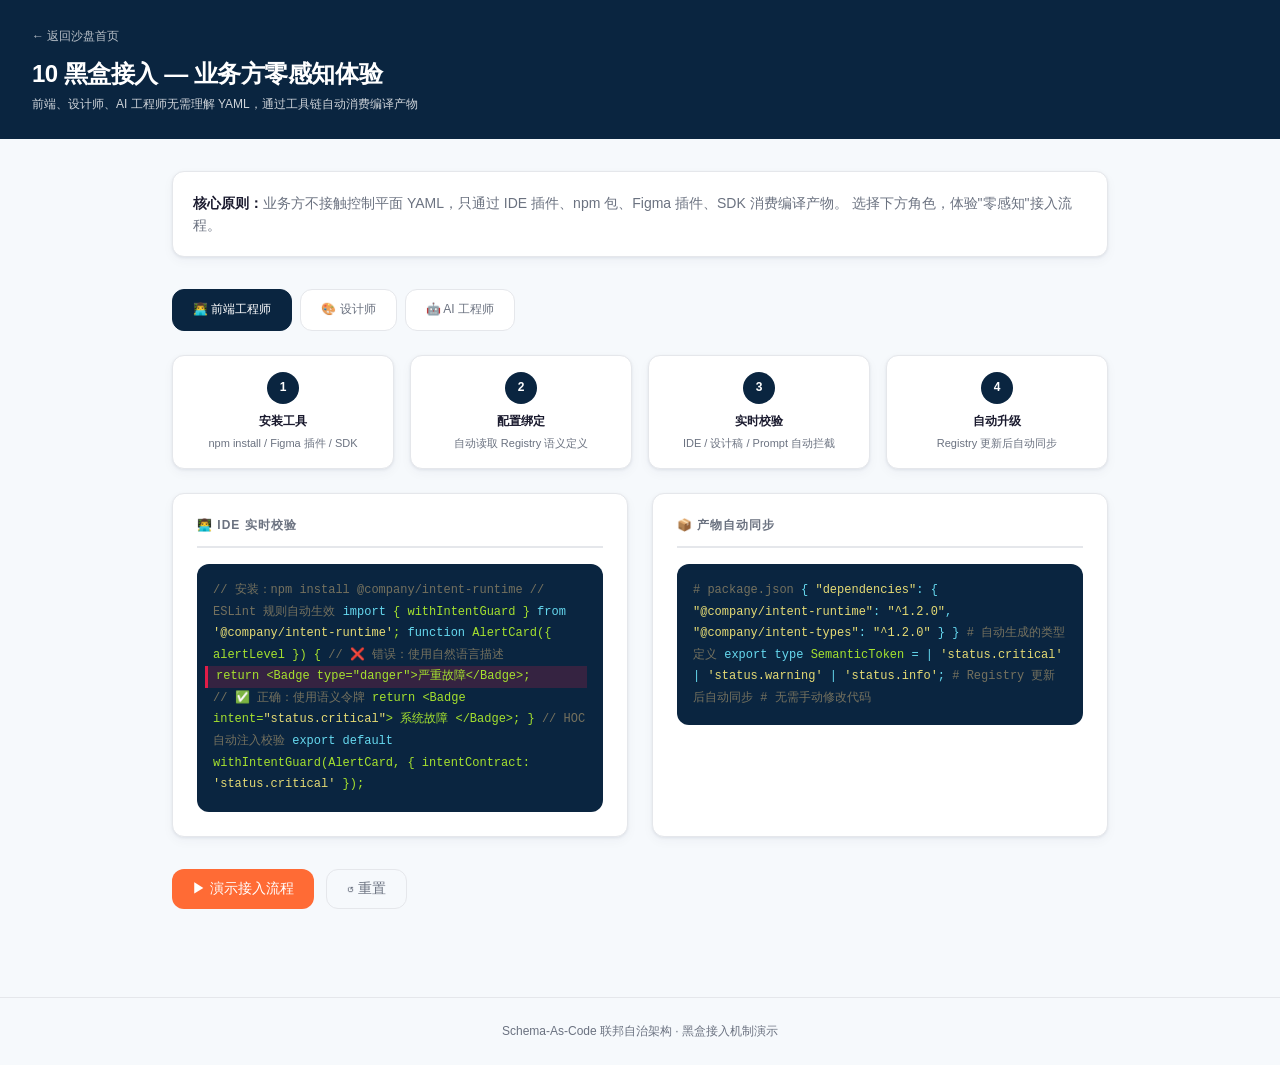
<file: demos/10-blackbox/index.html>
<!DOCTYPE html>
<html lang="zh-CN">
<head>
    <meta charset="UTF-8">
    <meta name="viewport" content="width=device-width, initial-scale=1.0">
    <title>10 黑盒接入 — 业务方零感知体验</title>
    <style>
        :root {
            --sa-c-navy: #0A2540;
            --sa-c-navy-light: #1A3A5C;
            --sa-c-amber: #FF6B35;
            --sa-c-amber-light: #FFF0EB;
            --sa-c-teal: #00D4AA;
            --sa-c-teal-light: #E6FAF5;
            --sa-c-rose: #E11D48;
            --sa-c-rose-light: #FDE8EC;
            --sa-c-bg: #F6F9FC;
            --sa-c-surface: #FFFFFF;
            --sa-c-border: #E5E7EB;
            --sa-c-text: #1A1A2E;
            --sa-c-muted: #6B7280;
            --sa-f-base: 14px;
            --sa-f-sm: 12px;
            --sa-f-lg: 16px;
            --sa-f-xl: 24px;
            --sa-r: 12px;
            --sa-shadow: 0 1px 3px rgba(10,37,64,0.08), 0 4px 12px rgba(10,37,64,0.04);
            --sa-shadow-hover: 0 8px 24px rgba(10,37,64,0.12);
            --sa-max-w: 1000px;
        }

        * { margin: 0; padding: 0; box-sizing: border-box; }
        html { -webkit-font-smoothing: antialiased; }

        body {
            font-family: -apple-system, BlinkMacSystemFont, "Segoe UI", Roboto, "Helvetica Neue", Arial, sans-serif;
            font-size: var(--sa-f-base);
            line-height: 1.6;
            color: var(--sa-c-text);
            background: var(--sa-c-bg);
            min-height: 100vh;
        }

        h1, h2, h3, h4 {
            font-weight: 600;
            line-height: 1.3;
            letter-spacing: -0.02em;
        }

        .header {
            background: var(--sa-c-navy);
            color: white;
            padding: 24px 32px;
            position: relative;
        }

        .back {
            color: rgba(255,255,255,0.7);
            text-decoration: none;
            font-size: var(--sa-f-sm);
            display: inline-flex;
            align-items: center;
            gap: 6px;
            margin-bottom: 12px;
            transition: color 0.2s;
        }

        .back:hover { color: white; }

        .header h1 {
            font-size: var(--sa-f-xl);
            font-weight: 600;
            margin-bottom: 6px;
            letter-spacing: -0.02em;
        }

        .header p {
            font-size: var(--sa-f-sm);
            opacity: 0.8;
        }

        .container {
            max-width: var(--sa-max-w);
            margin: 0 auto;
            padding: 32px;
        }

        .intro {
            background: var(--sa-c-surface);
            border: 1px solid var(--sa-c-border);
            border-radius: var(--sa-r);
            padding: 20px;
            margin-bottom: 32px;
            font-size: var(--sa-f-base);
            color: var(--sa-c-muted);
            box-shadow: var(--sa-shadow);
        }

        .intro strong {
            color: var(--sa-c-text);
        }

        /* 角色切换标签 */
        .role-tabs {
            display: flex;
            gap: 8px;
            margin-bottom: 24px;
        }

        .role-tab {
            padding: 10px 20px;
            border: 1px solid var(--sa-c-border);
            border-radius: var(--sa-r);
            cursor: pointer;
            background: var(--sa-c-surface);
            color: var(--sa-c-muted);
            font-size: var(--sa-f-sm);
            font-weight: 500;
            transition: all 0.2s ease;
        }

        .role-tab:hover {
            background: var(--sa-c-bg);
            color: var(--sa-c-text);
        }

        .role-tab.active {
            background: var(--sa-c-navy);
            color: white;
            border-color: var(--sa-c-navy);
        }

        /* 工作区 */
        .workspace {
            display: grid;
            grid-template-columns: 1fr 1fr;
            gap: 24px;
            margin-bottom: 32px;
        }

        .panel {
            background: var(--sa-c-surface);
            border: 1px solid var(--sa-c-border);
            border-radius: var(--sa-r);
            padding: 24px;
            box-shadow: var(--sa-shadow);
        }

        .panel h3 {
            font-size: var(--sa-f-sm);
            color: var(--sa-c-muted);
            text-transform: uppercase;
            letter-spacing: 1px;
            margin-bottom: 16px;
            padding-bottom: 12px;
            border-bottom: 2px solid var(--sa-c-border);
            font-weight: 600;
        }

        /* 代码编辑器模拟 */
        .code-editor {
            background: var(--sa-c-navy);
            border-radius: var(--sa-r);
            padding: 16px;
            font-family: "JetBrains Mono", "SF Mono", Monaco, "Cascadia Code", monospace;
            font-size: var(--sa-f-sm);
            line-height: 1.8;
            color: #a6e22e;
            overflow-x: auto;
        }

        .code-editor .comment { color: #75715e; }
        .code-editor .keyword { color: #66d9ef; }
        .code-editor .string { color: #e6db74; }
        .code-editor .tag { color: #f92672; }
        .code-editor .attr { color: #a6e22e; }
        .code-editor .value { color: #e6db74; }
        .code-editor .error-line {
            background: rgba(225, 29, 72, 0.2);
            border-left: 3px solid var(--sa-c-rose);
            padding-left: 8px;
            margin-left: -8px;
            display: block;
        }
        .code-editor .warn-line {
            background: rgba(255, 107, 53, 0.15);
            border-left: 3px solid var(--sa-c-amber);
            padding-left: 8px;
            margin-left: -8px;
            display: block;
        }

        /* IDE 提示模拟 */
        .ide-tooltip {
            background: var(--sa-c-navy-light);
            border: 1px solid var(--sa-c-navy);
            border-radius: 6px;
            padding: 8px 12px;
            font-size: 11px;
            color: white;
            margin-top: 8px;
            display: none;
            font-family: "JetBrains Mono", "SF Mono", Monaco, "Cascadia Code", monospace;
        }

        .ide-tooltip.show {
            display: block;
            animation: tooltipIn 0.2s ease;
        }

        @keyframes tooltipIn {
            from { opacity: 0; transform: translateY(-4px); }
            to { opacity: 1; transform: translateY(0); }
        }

        .ide-tooltip.error {
            border-color: var(--sa-c-rose);
            background: var(--sa-c-rose);
        }

        .ide-tooltip.warn {
            border-color: var(--sa-c-amber);
            background: var(--sa-c-amber);
        }

        /* 设计稿模拟 */
        .design-mockup {
            background: var(--sa-c-bg);
            border-radius: var(--sa-r);
            padding: 20px;
            text-align: center;
        }

        .design-card {
            background: var(--sa-c-surface);
            border: 1px solid var(--sa-c-border);
            border-radius: var(--sa-r);
            padding: 16px;
            margin-bottom: 12px;
            box-shadow: var(--sa-shadow);
        }

        .design-card .label {
            font-size: 11px;
            color: var(--sa-c-muted);
            margin-bottom: 4px;
        }

        .design-card .color-swatch {
            width: 60px;
            height: 60px;
            border-radius: 8px;
            margin: 0 auto 8px;
        }

        .design-card .color-swatch.critical { background: #D32F2F; }
        .design-card .color-swatch.warning { background: #F9A825; }
        .design-card .color-swatch.info { background: #1976D2; }

        .design-card .semantic-tag {
            font-size: 11px;
            padding: 2px 8px;
            border-radius: 4px;
            background: #E8F0FE;
            color: var(--sa-c-navy);
            font-weight: 600;
        }

        .design-card .semantic-tag.error {
            background: var(--sa-c-rose-light);
            color: var(--sa-c-rose);
        }

        /* LLM 输出模拟 */
        .llm-output {
            background: var(--sa-c-bg);
            border-radius: var(--sa-r);
            padding: 16px;
            font-family: "JetBrains Mono", "SF Mono", Monaco, "Cascadia Code", monospace;
            font-size: var(--sa-f-sm);
            line-height: 1.6;
        }

        .llm-output .system-prompt {
            background: var(--sa-c-navy);
            color: #a6e22e;
            padding: 12px;
            border-radius: 6px;
            margin-bottom: 12px;
            font-size: 11px;
        }

        .llm-output .user-prompt {
            background: var(--sa-c-surface);
            border: 1px solid var(--sa-c-border);
            padding: 12px;
            border-radius: 6px;
            margin-bottom: 12px;
        }

        .llm-output .response {
            background: var(--sa-c-surface);
            border: 1px solid var(--sa-c-border);
            padding: 12px;
            border-radius: 6px;
        }

        .llm-output .response.blocked {
            border-color: var(--sa-c-rose);
            background: var(--sa-c-rose-light);
        }

        .llm-output .response.passed {
            border-color: var(--sa-c-teal);
            background: var(--sa-c-teal-light);
        }

        /* 控制按钮 */
        .controls {
            display: flex;
            gap: 12px;
            margin-bottom: 24px;
        }

        .sa-btn {
            display: inline-flex;
            align-items: center;
            justify-content: center;
            gap: 6px;
            padding: 10px 20px;
            border: none;
            border-radius: var(--sa-r);
            font-size: var(--sa-f-base);
            font-weight: 500;
            cursor: pointer;
            transition: all 0.2s ease;
            white-space: nowrap;
        }

        .sa-btn:disabled { opacity: 0.5; cursor: not-allowed; }

        .sa-btn--accent {
            background: var(--sa-c-amber);
            color: white;
        }

        .sa-btn--accent:hover:not(:disabled) { filter: brightness(1.1); }

        .sa-btn--ghost {
            background: transparent;
            color: var(--sa-c-muted);
            border: 1px solid var(--sa-c-border);
        }

        .sa-btn--ghost:hover:not(:disabled) {
            background: var(--sa-c-bg);
            color: var(--sa-c-text);
        }

        /* 接入步骤 */
        .steps {
            display: flex;
            gap: 16px;
            margin-bottom: 24px;
        }

        .step-card {
            flex: 1;
            background: var(--sa-c-surface);
            border: 1px solid var(--sa-c-border);
            border-radius: var(--sa-r);
            padding: 16px;
            text-align: center;
            box-shadow: var(--sa-shadow);
            transition: all 0.3s ease;
        }

        .step-card:hover {
            box-shadow: var(--sa-shadow-hover);
            transform: translateY(-2px);
        }

        .step-card .number {
            width: 32px;
            height: 32px;
            border-radius: 50%;
            background: var(--sa-c-navy);
            color: white;
            display: flex;
            align-items: center;
            justify-content: center;
            font-size: var(--sa-f-sm);
            font-weight: 600;
            margin: 0 auto 8px;
        }

        .step-card .title {
            font-size: var(--sa-f-sm);
            font-weight: 600;
            margin-bottom: 4px;
            letter-spacing: -0.02em;
        }

        .step-card .desc {
            font-size: 11px;
            color: var(--sa-c-muted);
        }

        /* 结果展示 */
        .result-panel {
            display: none;
            background: var(--sa-c-teal-light);
            border: 2px solid var(--sa-c-teal);
            border-radius: var(--sa-r);
            padding: 24px;
            text-align: center;
            margin-bottom: 24px;
            box-shadow: var(--sa-shadow);
        }

        .result-panel.show {
            display: block;
            animation: slideIn 0.3s ease;
        }

        @keyframes slideIn {
            from { opacity: 0; transform: translateY(10px); }
            to { opacity: 1; transform: translateY(0); }
        }

        .result-panel h2 {
            color: #059669;
            font-size: var(--sa-f-xl);
            margin-bottom: 8px;
            letter-spacing: -0.02em;
        }

        .result-panel p {
            color: var(--sa-c-muted);
            font-size: var(--sa-f-base);
        }

        footer {
            text-align: center;
            padding: 24px;
            color: var(--sa-c-muted);
            font-size: var(--sa-f-sm);
            border-top: 1px solid var(--sa-c-border);
            margin-top: 32px;
        }

        @media (max-width: 768px) {
            .workspace { grid-template-columns: 1fr; }
            .steps { flex-direction: column; }
            .role-tabs { flex-wrap: wrap; }
        }
    </style>
<base target="_blank">
</head>
<body>

    <div class="header">
        <a class="back" href="../../">← 返回沙盘首页</a>
        <h1>10 黑盒接入 — 业务方零感知体验</h1>
        <p>前端、设计师、AI 工程师无需理解 YAML，通过工具链自动消费编译产物</p>
    </div>

    <div class="container">
        <div class="intro">
            <strong>核心原则：</strong>业务方不接触控制平面 YAML，只通过 IDE 插件、npm 包、Figma 插件、SDK 消费编译产物。
            选择下方角色，体验"零感知"接入流程。
        </div>

        <!-- 角色切换 -->
        <div class="role-tabs">
            <div class="role-tab active" onclick="switchRole('frontend')">👨‍💻 前端工程师</div>
            <div class="role-tab" onclick="switchRole('designer')">🎨 设计师</div>
            <div class="role-tab" onclick="switchRole('ai')">🤖 AI 工程师</div>
        </div>

        <!-- 接入步骤 -->
        <div class="steps" id="steps">
            <div class="step-card">
                <div class="number">1</div>
                <div class="title">安装工具</div>
                <div class="desc">npm install / Figma 插件 / SDK</div>
            </div>
            <div class="step-card">
                <div class="number">2</div>
                <div class="title">配置绑定</div>
                <div class="desc">自动读取 Registry 语义定义</div>
            </div>
            <div class="step-card">
                <div class="number">3</div>
                <div class="title">实时校验</div>
                <div class="desc">IDE / 设计稿 / Prompt 自动拦截</div>
            </div>
            <div class="step-card">
                <div class="number">4</div>
                <div class="title">自动升级</div>
                <div class="desc">Registry 更新后自动同步</div>
            </div>
        </div>

        <!-- 结果面板 -->
        <div class="result-panel" id="result-panel">
            <h2>✅ 接入完成</h2>
            <p id="result-text">工具链已就绪，语义治理自动生效</p>
        </div>

        <!-- 工作区 -->
        <div class="workspace" id="workspace">
            <!-- 前端工程师场景 -->
            <div class="panel" id="panel-frontend">
                <h3>👨‍💻 IDE 实时校验</h3>
                <div class="code-editor" id="code-frontend">
<span class="comment">// 安装：npm install @company/intent-runtime</span>
<span class="comment">// ESLint 规则自动生效</span>

<span class="keyword">import</span> { withIntentGuard } <span class="keyword">from</span> <span class="string">'@company/intent-runtime'</span>;

<span class="keyword">function</span> <span class="attr">AlertCard</span>({ alertLevel }) {
  <span class="comment">// ❌ 错误：使用自然语言描述</span>
  <span class="error-line">return &lt;Badge type="danger"&gt;严重故障&lt;/Badge&gt;;</span>

  <span class="comment">// ✅ 正确：使用语义令牌</span>
  return &lt;Badge <span class="attr">intent</span>=<span class="string">"status.critical"</span>&gt;
    系统故障
  &lt;/Badge&gt;;
}

<span class="comment">// HOC 自动注入校验</span>
<span class="keyword">export default</span> withIntentGuard(AlertCard, {
  <span class="attr">intentContract</span>: <span class="string">'status.critical'</span>
});
                </div>
                <div class="ide-tooltip error" id="tooltip-frontend">
                    ESLint: 禁止使用自然语言描述告警等级<br>
                    建议：使用 intent="status.critical" 语义令牌
                </div>
            </div>

            <div class="panel" id="panel-frontend-right">
                <h3>📦 产物自动同步</h3>
                <div class="code-editor" style="color: #66d9ef;">
<span class="comment"># package.json</span>
{
  <span class="string">"dependencies"</span>: {
    <span class="string">"@company/intent-runtime"</span>: <span class="string">"^1.2.0"</span>,
    <span class="string">"@company/intent-types"</span>: <span class="string">"^1.2.0"</span>
  }
}

<span class="comment"># 自动生成的类型定义</span>
<span class="keyword">export type</span> <span class="attr">SemanticToken</span> =
  | <span class="string">'status.critical'</span>
  | <span class="string">'status.warning'</span>
  | <span class="string">'status.info'</span>;

<span class="comment"># Registry 更新后自动同步</span>
<span class="comment"># 无需手动修改代码</span>
                </div>
            </div>

            <!-- 设计师场景（默认隐藏） -->
            <div class="panel" id="panel-designer" style="display:none">
                <h3>🎨 Figma 语义校验</h3>
                <div class="design-mockup">
                    <div class="design-card">
                        <div class="label">语义令牌</div>
                        <div class="color-swatch critical"></div>
                        <div class="semantic-tag">status.critical</div>
                    </div>
                    <div class="design-card">
                        <div class="label">语义令牌</div>
                        <div class="color-swatch warning"></div>
                        <div class="semantic-tag">status.warning</div>
                    </div>
                    <div class="design-card" id="design-error">
                        <div class="label">⚠️ 语义漂移</div>
                        <div class="color-swatch" style="background: #E53935;"></div>
                        <div class="semantic-tag error">未匹配语义令牌</div>
                    </div>
                </div>
                <div class="ide-tooltip error" id="tooltip-designer" style="margin-top: 12px;">
                    Figma 插件：检测到颜色 #E53935 未绑定语义令牌<br>
                    建议：使用 status.critical (#D32F2F) 或申请新令牌
                </div>
            </div>

            <div class="panel" id="panel-designer-right" style="display:none">
                <h3>📐 DESIGN.md 提取</h3>
                <div class="code-editor" style="color: #a6e22e;">
<span class="comment"># DESIGN.md — 设计意图文档</span>

## 告警卡片语义规范

- <span class="string">状态：系统故障</span>
  - 语义令牌：<span class="string">status.critical</span>
  - 视觉映射：红色脉冲 + 高频告警音
  - LLM 约束：禁止建议自动修复

- <span class="string">状态：潜在风险</span>
  - 语义令牌：<span class="string">status.warning</span>
  - 视觉映射：黄色静态 + 低频提示音

<span class="comment"># Compiler 自动提取为 YAML</span>
<span class="comment"># 无需设计师手动编写</span>
                </div>
            </div>

            <!-- AI 工程师场景（默认隐藏） -->
            <div class="panel" id="panel-ai" style="display:none">
                <h3>🤖 LLM Prompt 自动注入</h3>
                <div class="llm-output">
                    <div class="system-prompt">
                        <strong>[SYSTEM CONSTRAINT]</strong><br>
                        你必须使用 status.critical 语义令牌描述系统故障状态。<br>
                        禁止使用"严重"/"紧急"/"危急"等自然语言同义词替代。<br>
                        生成内容必须包含明确的故障定位信息。
                    </div>
                    <div class="user-prompt">
                        <strong>User:</strong> 请描述当前系统状态
                    </div>
                    <div class="response passed" id="llm-response-pass">
                        <strong>Assistant:</strong><br>
                        系统状态：<span style="color: var(--sa-c-teal);">status.critical</span><br>
                        故障定位：数据库主节点连接超时<br>
                        影响面：支付服务不可用<br>
                        升级路径：请联系值班工程师处理
                    </div>
                    <div class="response blocked" id="llm-response-block" style="display:none">
                        <strong>Validator:</strong><br>
                        <span style="color: var(--sa-c-rose);">🚫 BLOCK</span><br>
                        语义推演失败：使用"严重"替代 status.critical<br>
                        置信度：0.97（超过阈值 0.95）<br>
                        动作：升级人工审核
                    </div>
                </div>
            </div>

            <div class="panel" id="panel-ai-right" style="display:none">
                <h3>🔧 SDK 自动约束</h3>
                <div class="code-editor" style="color: #66d9ef;">
<span class="comment"># 安装：pip install intent-sdk</span>

<span class="keyword">from</span> intent_sdk <span class="keyword">import</span> toolGuard

<span class="attr">tools</span> = [{
    <span class="string">"name"</span>: <span class="string">"check_system_status"</span>,
    <span class="string">"parameters"</span>: {
        <span class="string">"status"</span>: {
            <span class="string">"type"</span>: <span class="string">"string"</span>,
            <span class="string">"enum"</span>: [<span class="string">"status.critical"</span>,
                      <span class="string">"status.warning"</span>,
                      <span class="string">"status.info"</span>]
        }
    }
}]

<span class="comment"># toolGuard 自动拦截非法调用</span>
<span class="attr">guarded_tools</span> = toolGuard(tools, policy_store)
                </div>
                <div class="controls" style="margin-top: 16px;">
                    <button class="sa-btn sa-btn--accent" onclick="testLLM('pass')">✅ 合法输出</button>
                    <button class="sa-btn sa-btn--ghost" onclick="testLLM('block')">🚫 漂移输出</button>
                </div>
            </div>
        </div>

        <div class="controls">
            <button class="sa-btn sa-btn--accent" onclick="runDemo()">▶ 演示接入流程</button>
            <button class="sa-btn sa-btn--ghost" onclick="resetDemo()">↺ 重置</button>
        </div>
    </div>

    <footer>
        Schema-As-Code 联邦自治架构 · 黑盒接入机制演示
    </footer>

    <script>
        let currentRole = 'frontend';

        function switchRole(role) {
            currentRole = role;
            document.querySelectorAll('.role-tab').forEach(t => t.classList.remove('active'));
            event.target.classList.add('active');

            // 隐藏所有面板
            document.getElementById('panel-frontend').style.display = 'none';
            document.getElementById('panel-frontend-right').style.display = 'none';
            document.getElementById('panel-designer').style.display = 'none';
            document.getElementById('panel-designer-right').style.display = 'none';
            document.getElementById('panel-ai').style.display = 'none';
            document.getElementById('panel-ai-right').style.display = 'none';

            // 显示对应角色面板
            document.getElementById(`panel-${role}`).style.display = 'block';
            document.getElementById(`panel-${role}-right`).style.display = 'block';

            // 重置结果
            document.getElementById('result-panel').classList.remove('show');
        }

        async function runDemo() {
            resetDemo();
            const steps = document.querySelectorAll('.step-card');

            for (let i = 0; i < steps.length; i++) {
                steps[i].style.transform = 'scale(1.05)';
                steps[i].style.borderColor = 'var(--sa-c-teal)';
                steps[i].style.background = 'var(--sa-c-teal-light)';
                await sleep(600);
                steps[i].style.transform = 'scale(1)';
                steps[i].style.borderColor = 'var(--sa-c-border)';
                steps[i].style.background = 'var(--sa-c-surface)';
            }

            // 显示角色特定结果
            const resultPanel = document.getElementById('result-panel');
            const resultText = document.getElementById('result-text');

            if (currentRole === 'frontend') {
                resultText.textContent = 'IDE 插件已安装：ESLint 实时拦截语义令牌误用，TypeScript 类型自动同步';
                document.getElementById('tooltip-frontend').classList.add('show');
            } else if (currentRole === 'designer') {
                resultText.textContent = 'Figma 插件已安装：设计稿自动校验语义一致性，颜色使用符合语义令牌定义';
                document.getElementById('tooltip-designer').classList.add('show');
            } else if (currentRole === 'ai') {
                resultText.textContent = 'SDK 已安装：Prompt 约束自动注入，toolGuard 拦截非法 Function Calling';
            }

            resultPanel.classList.add('show');
        }

        function testLLM(type) {
            const passResponse = document.getElementById('llm-response-pass');
            const blockResponse = document.getElementById('llm-response-block');

            if (type === 'pass') {
                passResponse.style.display = 'block';
                blockResponse.style.display = 'none';
            } else {
                passResponse.style.display = 'none';
                blockResponse.style.display = 'block';
            }
        }

        function resetDemo() {
            document.querySelectorAll('.step-card').forEach(s => {
                s.style.transform = 'scale(1)';
                s.style.borderColor = 'var(--sa-c-border)';
                s.style.background = 'var(--sa-c-surface)';
            });
            document.getElementById('result-panel').classList.remove('show');
            document.getElementById('tooltip-frontend').classList.remove('show');
            document.getElementById('tooltip-designer').classList.remove('show');

            // 重置 LLM 输出
            document.getElementById('llm-response-pass').style.display = 'block';
            document.getElementById('llm-response-block').style.display = 'none';
        }

        function sleep(ms) {
            return new Promise(resolve => setTimeout(resolve, ms));
        }
    </script>
</body>
</html>
</file>
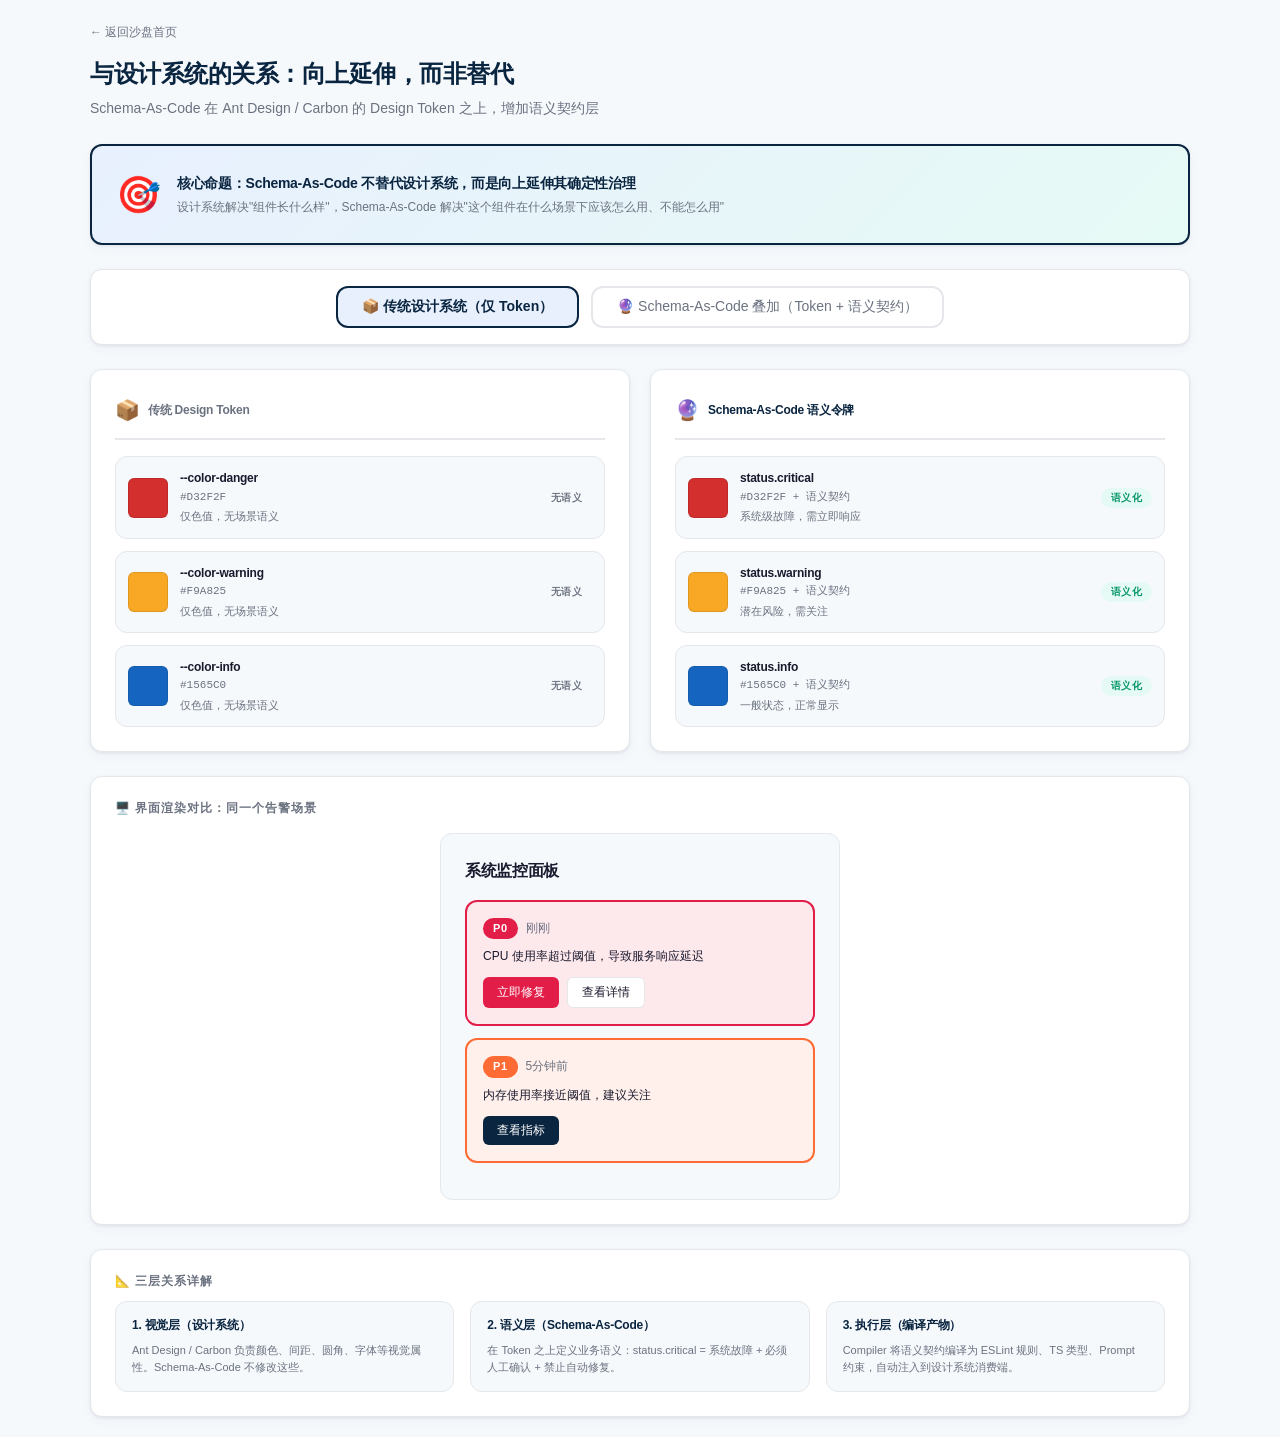
<file: demos/11-design-system/index.html>
<!DOCTYPE html>
<html lang="zh-CN">
<head>
    <meta charset="UTF-8">
    <meta name="viewport" content="width=device-width, initial-scale=1.0">
    <title>11 与设计系统的关系 — Schema-As-Code 向上延伸</title>
    <style>
        :root {
            --sa-c-navy: #0A2540;
            --sa-c-navy-light: #1A3A5C;
            --sa-c-amber: #FF6B35;
            --sa-c-amber-light: #FFF0EB;
            --sa-c-teal: #00D4AA;
            --sa-c-teal-light: #E6FAF5;
            --sa-c-rose: #E11D48;
            --sa-c-rose-light: #FDE8EC;
            --sa-c-bg: #F6F9FC;
            --sa-c-surface: #FFFFFF;
            --sa-c-border: #E5E7EB;
            --sa-c-text: #1A1A2E;
            --sa-c-muted: #6B7280;
            --sa-f-base: 14px;
            --sa-f-sm: 12px;
            --sa-f-lg: 16px;
            --sa-f-xl: 24px;
            --sa-r: 12px;
            --sa-shadow: 0 1px 3px rgba(10,37,64,0.08), 0 4px 12px rgba(10,37,64,0.04);
            --sa-shadow-hover: 0 8px 24px rgba(10,37,64,0.12);
            --sa-max-w: 1100px;
        }
        * { margin: 0; padding: 0; box-sizing: border-box; }
        html { -webkit-font-smoothing: antialiased; }
        body {
            font-family: -apple-system, BlinkMacSystemFont, "Segoe UI", Roboto, "Helvetica Neue", Arial, sans-serif;
            font-size: var(--sa-f-base);
            line-height: 1.6;
            color: var(--sa-c-text);
            background: var(--sa-c-bg);
            padding: 20px;
        }
        h1, h2, h3, h4 {
            font-weight: 600;
            line-height: 1.3;
            letter-spacing: -0.02em;
        }
        .container {
            max-width: var(--sa-max-w);
            margin: 0 auto;
        }
        .back {
            display: inline-flex;
            align-items: center;
            gap: 6px;
            color: var(--sa-c-muted);
            text-decoration: none;
            font-size: var(--sa-f-sm);
            margin-bottom: 16px;
            transition: color 0.2s;
        }
        .back:hover { color: var(--sa-c-navy); }

        h1 {
            font-size: var(--sa-f-xl);
            color: var(--sa-c-navy);
            margin-bottom: 8px;
            letter-spacing: -0.02em;
        }
        .subtitle {
            font-size: var(--sa-f-base);
            color: var(--sa-c-muted);
            margin-bottom: 24px;
        }

        /* 核心命题卡片 */
        .proposition {
            background: linear-gradient(135deg, #E8F0FE 0%, var(--sa-c-teal-light) 100%);
            border: 2px solid var(--sa-c-navy);
            border-radius: var(--sa-r);
            padding: 20px 24px;
            margin-bottom: 24px;
            display: flex;
            align-items: center;
            gap: 16px;
            box-shadow: var(--sa-shadow);
        }
        .proposition .icon {
            font-size: 36px;
            flex-shrink: 0;
        }
        .proposition .text {
            font-size: var(--sa-f-base);
            font-weight: 600;
            color: var(--sa-c-navy);
            letter-spacing: -0.02em;
        }
        .proposition .sub {
            font-size: var(--sa-f-sm);
            color: var(--sa-c-muted);
            font-weight: normal;
            margin-top: 4px;
        }

        /* 切换开关 */
        .toggle-bar {
            display: flex;
            justify-content: center;
            gap: 12px;
            margin-bottom: 24px;
            padding: 16px;
            background: var(--sa-c-surface);
            border: 1px solid var(--sa-c-border);
            border-radius: var(--sa-r);
            box-shadow: var(--sa-shadow);
        }
        .toggle-btn {
            padding: 10px 24px;
            border: 2px solid var(--sa-c-border);
            border-radius: var(--sa-r);
            background: var(--sa-c-surface);
            cursor: pointer;
            font-size: var(--sa-f-base);
            transition: all 0.3s ease;
            display: flex;
            align-items: center;
            gap: 8px;
            font-weight: 500;
            color: var(--sa-c-muted);
        }
        .toggle-btn:hover {
            border-color: var(--sa-c-navy);
            color: var(--sa-c-navy);
        }
        .toggle-btn.active {
            border-color: var(--sa-c-navy);
            background: #E8F0FE;
            color: var(--sa-c-navy);
            font-weight: 600;
        }

        /* 对比区域 */
        .compare-area {
            display: grid;
            grid-template-columns: 1fr 1fr;
            gap: 20px;
            margin-bottom: 24px;
        }
        .compare-panel {
            background: var(--sa-c-surface);
            border: 1px solid var(--sa-c-border);
            border-radius: var(--sa-r);
            padding: 24px;
            box-shadow: var(--sa-shadow);
        }
        .compare-panel .panel-header {
            display: flex;
            align-items: center;
            gap: 8px;
            margin-bottom: 16px;
            padding-bottom: 12px;
            border-bottom: 2px solid var(--sa-c-border);
        }
        .compare-panel .panel-title {
            font-size: var(--sa-f-sm);
            font-weight: 600;
            letter-spacing: -0.02em;
        }
        .compare-panel.traditional .panel-title { color: var(--sa-c-muted); }
        .compare-panel.semantic .panel-title { color: var(--sa-c-navy); }

        /* Token 展示 */
        .token-list {
            display: flex;
            flex-direction: column;
            gap: 12px;
        }
        .token-item {
            display: flex;
            align-items: center;
            gap: 12px;
            padding: 12px;
            border-radius: var(--sa-r);
            background: var(--sa-c-bg);
            border: 1px solid var(--sa-c-border);
            transition: all 0.2s ease;
        }
        .token-item:hover {
            box-shadow: var(--sa-shadow-hover);
            transform: translateY(-1px);
        }
        .token-swatch {
            width: 40px;
            height: 40px;
            border-radius: 6px;
            flex-shrink: 0;
            border: 1px solid rgba(0,0,0,0.1);
        }
        .token-info {
            flex: 1;
        }
        .token-name {
            font-size: var(--sa-f-sm);
            font-weight: 600;
            letter-spacing: -0.02em;
        }
        .token-value {
            font-size: 11px;
            color: var(--sa-c-muted);
            font-family: "JetBrains Mono", "SF Mono", Monaco, "Cascadia Code", monospace;
        }
        .token-meta {
            font-size: 11px;
            color: var(--sa-c-muted);
            margin-top: 2px;
        }
        .token-badge {
            font-size: 10px;
            padding: 2px 10px;
            border-radius: 20px;
            font-weight: 600;
            letter-spacing: 0.05em;
        }
        .token-badge.semantic {
            background: var(--sa-c-teal-light);
            color: #059669;
        }
        .token-badge.none {
            background: var(--sa-c-bg);
            color: var(--sa-c-muted);
        }

        /* 组件预览区 */
        .preview-area {
            background: var(--sa-c-surface);
            border: 1px solid var(--sa-c-border);
            border-radius: var(--sa-r);
            padding: 24px;
            margin-bottom: 24px;
            box-shadow: var(--sa-shadow);
        }
        .preview-area h3 {
            font-size: var(--sa-f-sm);
            color: var(--sa-c-muted);
            margin-bottom: 16px;
            text-transform: uppercase;
            letter-spacing: 1px;
            font-weight: 600;
        }

        /* 模拟组件 */
        .mock-app {
            background: var(--sa-c-bg);
            border: 1px solid var(--sa-c-border);
            border-radius: var(--sa-r);
            padding: 24px;
            max-width: 400px;
            margin: 0 auto;
        }
        .mock-app-title {
            font-size: var(--sa-f-lg);
            font-weight: 600;
            margin-bottom: 16px;
            color: var(--sa-c-text);
            letter-spacing: -0.02em;
        }
        .alert-card {
            border-radius: var(--sa-r);
            padding: 16px;
            margin-bottom: 12px;
            transition: all 0.3s ease;
        }
        .alert-card.critical {
            background: var(--sa-c-rose-light);
            border: 2px solid var(--sa-c-rose);
        }
        .alert-card.warning {
            background: var(--sa-c-amber-light);
            border: 2px solid var(--sa-c-amber);
        }
        .alert-card.info {
            background: #E8F0FE;
            border: 2px solid var(--sa-c-navy);
        }
        .alert-header {
            display: flex;
            align-items: center;
            gap: 8px;
            margin-bottom: 8px;
        }
        .alert-badge {
            padding: 2px 10px;
            border-radius: 12px;
            font-size: 11px;
            font-weight: 600;
            color: white;
            letter-spacing: 0.05em;
        }
        .alert-badge.critical { background: var(--sa-c-rose); }
        .alert-badge.warning { background: var(--sa-c-amber); color: white; }
        .alert-badge.info { background: var(--sa-c-navy); }
        .alert-text {
            font-size: var(--sa-f-sm);
            line-height: 1.5;
            color: var(--sa-c-text);
        }
        .alert-actions {
            display: flex;
            gap: 8px;
            margin-top: 12px;
        }
        .btn {
            padding: 6px 14px;
            border-radius: 6px;
            font-size: var(--sa-f-sm);
            border: none;
            cursor: pointer;
            font-weight: 500;
            transition: all 0.2s ease;
        }
        .btn-primary {
            background: var(--sa-c-navy);
            color: white;
        }
        .btn-primary:hover {
            background: var(--sa-c-navy-light);
        }
        .btn-danger {
            background: var(--sa-c-rose);
            color: white;
        }
        .btn-danger:hover {
            filter: brightness(1.1);
        }
        .btn-danger:disabled {
            opacity: 0.5;
            cursor: not-allowed;
        }
        .btn-secondary {
            background: var(--sa-c-surface);
            border: 1px solid var(--sa-c-border);
            color: var(--sa-c-text);
        }
        .btn-secondary:hover {
            background: var(--sa-c-bg);
        }

        /* 语义层叠加展示 */
        .semantic-overlay {
            display: none;
            margin-top: 12px;
            padding: 12px;
            background: #E8F0FE;
            border: 1px dashed var(--sa-c-navy);
            border-radius: var(--sa-r);
            font-size: var(--sa-f-sm);
        }
        .semantic-overlay.show {
            display: block;
            animation: slideIn 0.3s ease;
        }
        @keyframes slideIn {
            from { opacity: 0; transform: translateY(6px); }
            to { opacity: 1; transform: translateY(0); }
        }
        .semantic-overlay .overlay-title {
            font-weight: 600;
            color: var(--sa-c-navy);
            margin-bottom: 8px;
            letter-spacing: -0.02em;
        }
        .semantic-overlay .overlay-item {
            display: flex;
            align-items: center;
            gap: 6px;
            margin-bottom: 4px;
            color: var(--sa-c-muted);
            font-size: 11px;
        }
        .semantic-overlay .overlay-item::before {
            content: "✓";
            color: var(--sa-c-teal);
            font-weight: bold;
        }

        /* 底部说明 */
        .explanation {
            background: var(--sa-c-surface);
            border: 1px solid var(--sa-c-border);
            border-radius: var(--sa-r);
            padding: 24px;
            box-shadow: var(--sa-shadow);
        }
        .explanation h3 {
            font-size: var(--sa-f-sm);
            color: var(--sa-c-muted);
            margin-bottom: 12px;
            text-transform: uppercase;
            letter-spacing: 1px;
            font-weight: 600;
        }
        .explanation-grid {
            display: grid;
            grid-template-columns: repeat(3, 1fr);
            gap: 16px;
        }
        .exp-card {
            padding: 16px;
            background: var(--sa-c-bg);
            border-radius: var(--sa-r);
            border: 1px solid var(--sa-c-border);
            transition: all 0.2s ease;
        }
        .exp-card:hover {
            box-shadow: var(--sa-shadow-hover);
            transform: translateY(-2px);
        }
        .exp-card h4 {
            font-size: var(--sa-f-sm);
            color: var(--sa-c-navy);
            margin-bottom: 8px;
            font-weight: 600;
            letter-spacing: -0.02em;
        }
        .exp-card p {
            font-size: 11px;
            color: var(--sa-c-muted);
            line-height: 1.5;
        }

        @media (max-width: 768px) {
            .compare-area { grid-template-columns: 1fr; }
            .explanation-grid { grid-template-columns: 1fr; }
            .toggle-bar { flex-direction: column; }
        }
    </style>
<base target="_blank">
</head>
<body>
    <div class="container">
        <a class="back" href="../../">← 返回沙盘首页</a>

        <h1>与设计系统的关系：向上延伸，而非替代</h1>
        <p class="subtitle">Schema-As-Code 在 Ant Design / Carbon 的 Design Token 之上，增加语义契约层</p>

        <div class="proposition">
            <div class="icon">🎯</div>
            <div>
                <div class="text">核心命题：Schema-As-Code 不替代设计系统，而是向上延伸其确定性治理</div>
                <div class="sub">设计系统解决"组件长什么样"，Schema-As-Code 解决"这个组件在什么场景下应该怎么用、不能怎么用"</div>
            </div>
        </div>

        <!-- 切换开关 -->
        <div class="toggle-bar">
            <button class="toggle-btn active" id="btn-traditional" onclick="setMode('traditional')">
                📦 传统设计系统（仅 Token）
            </button>
            <button class="toggle-btn" id="btn-semantic" onclick="setMode('semantic')">
                🔮 Schema-As-Code 叠加（Token + 语义契约）
            </button>
        </div>

        <!-- 对比区域：Token 定义 -->
        <div class="compare-area">
            <div class="compare-panel traditional">
                <div class="panel-header">
                    <span style="font-size: 20px;">📦</span>
                    <div class="panel-title">传统 Design Token</div>
                </div>
                <div class="token-list">
                    <div class="token-item">
                        <div class="token-swatch" style="background: #D32F2F;"></div>
                        <div class="token-info">
                            <div class="token-name">--color-danger</div>
                            <div class="token-value">#D32F2F</div>
                            <div class="token-meta">仅色值，无场景语义</div>
                        </div>
                        <div class="token-badge none">无语义</div>
                    </div>
                    <div class="token-item">
                        <div class="token-swatch" style="background: #F9A825;"></div>
                        <div class="token-info">
                            <div class="token-name">--color-warning</div>
                            <div class="token-value">#F9A825</div>
                            <div class="token-meta">仅色值，无场景语义</div>
                        </div>
                        <div class="token-badge none">无语义</div>
                    </div>
                    <div class="token-item">
                        <div class="token-swatch" style="background: #1565C0;"></div>
                        <div class="token-info">
                            <div class="token-name">--color-info</div>
                            <div class="token-value">#1565C0</div>
                            <div class="token-meta">仅色值，无场景语义</div>
                        </div>
                        <div class="token-badge none">无语义</div>
                    </div>
                </div>
            </div>

            <div class="compare-panel semantic">
                <div class="panel-header">
                    <span style="font-size: 20px;">🔮</span>
                    <div class="panel-title">Schema-As-Code 语义令牌</div>
                </div>
                <div class="token-list">
                    <div class="token-item">
                        <div class="token-swatch" style="background: #D32F2F;"></div>
                        <div class="token-info">
                            <div class="token-name">status.critical</div>
                            <div class="token-value">#D32F2F + 语义契约</div>
                            <div class="token-meta">系统级故障，需立即响应</div>
                        </div>
                        <div class="token-badge semantic">语义化</div>
                    </div>
                    <div class="token-item">
                        <div class="token-swatch" style="background: #F9A825;"></div>
                        <div class="token-info">
                            <div class="token-name">status.warning</div>
                            <div class="token-value">#F9A825 + 语义契约</div>
                            <div class="token-meta">潜在风险，需关注</div>
                        </div>
                        <div class="token-badge semantic">语义化</div>
                    </div>
                    <div class="token-item">
                        <div class="token-swatch" style="background: #1565C0;"></div>
                        <div class="token-info">
                            <div class="token-name">status.info</div>
                            <div class="token-value">#1565C0 + 语义契约</div>
                            <div class="token-meta">一般状态，正常显示</div>
                        </div>
                        <div class="token-badge semantic">语义化</div>
                    </div>
                </div>
            </div>
        </div>

        <!-- 组件预览区 -->
        <div class="preview-area">
            <h3>🖥️ 界面渲染对比：同一个告警场景</h3>

            <div class="mock-app">
                <div class="mock-app-title">系统监控面板</div>

                <div class="alert-card critical" id="alert-critical">
                    <div class="alert-header">
                        <span class="alert-badge critical" id="badge-critical">P0</span>
                        <span style="font-size: 12px; color: var(--sa-c-muted);">刚刚</span>
                    </div>
                    <div class="alert-text" id="text-critical">
                        CPU 使用率超过阈值，导致服务响应延迟
                    </div>
                    <div class="alert-actions" id="actions-critical">
                        <button class="btn btn-danger" id="btn-repair">立即修复</button>
                        <button class="btn btn-secondary">查看详情</button>
                    </div>
                    <div class="semantic-overlay" id="overlay-critical">
                        <div class="overlay-title">🔒 Schema-As-Code 语义契约叠加</div>
                        <div class="overlay-item">语义令牌：status.critical（系统级故障）</div>
                        <div class="overlay-item">LLM 约束：禁止建议自动修复</div>
                        <div class="overlay-item">人机边界：必须人工确认后才能执行</div>
                        <div class="overlay-item">同义词防火墙："严重"必须映射为 status.critical</div>
                    </div>
                </div>

                <div class="alert-card warning" id="alert-warning">
                    <div class="alert-header">
                        <span class="alert-badge warning" id="badge-warning">P1</span>
                        <span style="font-size: 12px; color: var(--sa-c-muted);">5分钟前</span>
                    </div>
                    <div class="alert-text" id="text-warning">
                        内存使用率接近阈值，建议关注
                    </div>
                    <div class="alert-actions" id="actions-warning">
                        <button class="btn btn-primary">查看指标</button>
                    </div>
                    <div class="semantic-overlay" id="overlay-warning">
                        <div class="overlay-title">🔒 Schema-As-Code 语义契约叠加</div>
                        <div class="overlay-item">语义令牌：status.warning（潜在风险）</div>
                        <div class="overlay-item">LLM 约束：必须说明风险等级和影响面</div>
                        <div class="overlay-item">可读性约束：文案长度 10-200 字符</div>
                    </div>
                </div>
            </div>
        </div>

        <!-- 底部说明 -->
        <div class="explanation">
            <h3>📐 三层关系详解</h3>
            <div class="explanation-grid">
                <div class="exp-card">
                    <h4>1. 视觉层（设计系统）</h4>
                    <p>Ant Design / Carbon 负责颜色、间距、圆角、字体等视觉属性。Schema-As-Code 不修改这些。</p>
                </div>
                <div class="exp-card">
                    <h4>2. 语义层（Schema-As-Code）</h4>
                    <p>在 Token 之上定义业务语义：status.critical = 系统故障 + 必须人工确认 + 禁止自动修复。</p>
                </div>
                <div class="exp-card">
                    <h4>3. 执行层（编译产物）</h4>
                    <p>Compiler 将语义契约编译为 ESLint 规则、TS 类型、Prompt 约束，自动注入到设计系统消费端。</p>
                </div>
            </div>
        </div>
    </div>

    <script>
        function setMode(mode) {
            const btnTrad = document.getElementById('btn-traditional');
            const btnSem = document.getElementById('btn-semantic');

            if (mode === 'traditional') {
                btnTrad.classList.add('active');
                btnSem.classList.remove('active');

                // 隐藏语义叠加层
                document.querySelectorAll('.semantic-overlay').forEach(el => el.classList.remove('show'));

                // 恢复传统按钮状态
                document.getElementById('btn-repair').disabled = false;
                document.getElementById('btn-repair').textContent = '立即修复';
                document.getElementById('btn-repair').style.opacity = '1';

                // 修改文案为自然语言（模拟无约束时的 LLM 输出）
                document.getElementById('badge-critical').textContent = '严重';
                document.getElementById('text-critical').textContent = 'CPU 使用率超过阈值，建议自动修复';

            } else {
                btnSem.classList.add('active');
                btnTrad.classList.remove('active');

                // 显示语义叠加层
                document.querySelectorAll('.semantic-overlay').forEach(el => el.classList.add('show'));

                // 应用语义约束：高危操作必须人工确认
                document.getElementById('btn-repair').disabled = true;
                document.getElementById('btn-repair').textContent = '需人工确认';
                document.getElementById('btn-repair').style.opacity = '0.5';

                // 修正文案为语义令牌（模拟约束后的 LLM 输出）
                document.getElementById('badge-critical').textContent = 'P0';
                document.getElementById('text-critical').textContent = 'CPU 使用率超过阈值，导致服务响应延迟。根因：数据库连接池耗尽。建议人工排查。';
            }
        }
    </script>
</body>
</html>
</file>
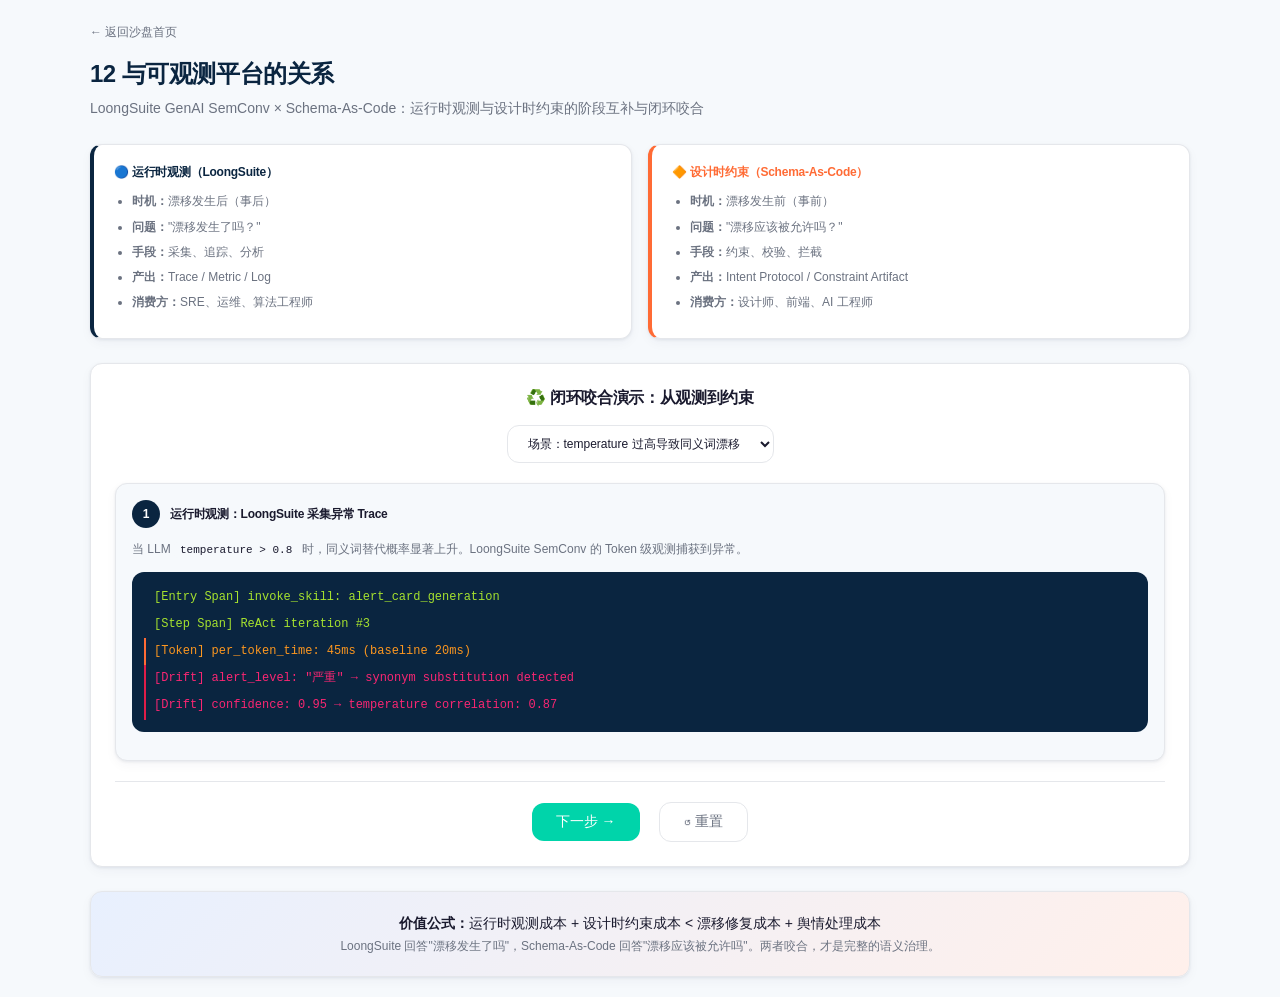
<file: demos/12-observability/index.html>
<!DOCTYPE html>
<html lang="zh-CN">
<head>
    <meta charset="UTF-8">
    <meta name="viewport" content="width=device-width, initial-scale=1.0">
    <title>12 与可观测平台的关系 — LoongSuite × Schema-As-Code</title>
    <style>
        :root {
            --sa-c-navy: #0A2540;
            --sa-c-navy-light: #1A3A5C;
            --sa-c-amber: #FF6B35;
            --sa-c-amber-light: #FFF0EB;
            --sa-c-teal: #00D4AA;
            --sa-c-teal-light: #E6FAF5;
            --sa-c-rose: #E11D48;
            --sa-c-rose-light: #FDE8EC;
            --sa-c-bg: #F6F9FC;
            --sa-c-surface: #FFFFFF;
            --sa-c-border: #E5E7EB;
            --sa-c-text: #1A1A2E;
            --sa-c-muted: #6B7280;
            --sa-f-base: 14px;
            --sa-f-sm: 12px;
            --sa-f-lg: 16px;
            --sa-f-xl: 24px;
            --sa-r: 12px;
            --sa-shadow: 0 1px 3px rgba(10,37,64,0.08), 0 4px 12px rgba(10,37,64,0.04);
            --sa-shadow-hover: 0 8px 24px rgba(10,37,64,0.12);
            --sa-max-w: 1100px;
        }
        * { margin: 0; padding: 0; box-sizing: border-box; }
        html { -webkit-font-smoothing: antialiased; }
        body {
            font-family: -apple-system, BlinkMacSystemFont, "Segoe UI", Roboto, "Helvetica Neue", Arial, sans-serif;
            font-size: var(--sa-f-base);
            line-height: 1.6;
            color: var(--sa-c-text);
            background: var(--sa-c-bg);
            padding: 20px;
        }
        h1, h2, h3, h4 {
            font-weight: 600;
            line-height: 1.3;
            letter-spacing: -0.02em;
        }
        .container { max-width: var(--sa-max-w); margin: 0 auto; }
        .back {
            display: inline-block;
            margin-bottom: 16px;
            color: var(--sa-c-muted);
            text-decoration: none;
            font-size: var(--sa-f-sm);
            transition: color 0.2s;
        }
        .back:hover { color: var(--sa-c-navy); }
        h1 {
            font-size: var(--sa-f-xl);
            margin-bottom: 8px;
            color: var(--sa-c-navy);
            letter-spacing: -0.02em;
        }
        .subtitle {
            color: var(--sa-c-muted);
            font-size: var(--sa-f-base);
            margin-bottom: 24px;
        }

        /* 阶段互补对比 */
        .comparison {
            display: grid;
            grid-template-columns: 1fr 1fr;
            gap: 16px;
            margin-bottom: 24px;
        }
        .comp-card {
            background: var(--sa-c-surface);
            border: 1px solid var(--sa-c-border);
            border-radius: var(--sa-r);
            padding: 20px;
            box-shadow: var(--sa-shadow);
            transition: all 0.2s ease;
        }
        .comp-card:hover {
            box-shadow: var(--sa-shadow-hover);
            transform: translateY(-2px);
        }
        .comp-card.runtime {
            border-left: 4px solid var(--sa-c-navy);
        }
        .comp-card.design {
            border-left: 4px solid var(--sa-c-amber);
        }
        .comp-card h3 {
            font-size: var(--sa-f-sm);
            margin-bottom: 12px;
            display: flex;
            align-items: center;
            gap: 8px;
            font-weight: 600;
            letter-spacing: -0.02em;
        }
        .comp-card.runtime h3 { color: var(--sa-c-navy); }
        .comp-card.design h3 { color: var(--sa-c-amber); }
        .comp-card ul {
            font-size: var(--sa-f-sm);
            color: var(--sa-c-muted);
            padding-left: 18px;
        }
        .comp-card li {
            margin-bottom: 6px;
        }

        /* 闭环演示区 */
        .loop-demo {
            background: var(--sa-c-surface);
            border: 1px solid var(--sa-c-border);
            border-radius: var(--sa-r);
            padding: 24px;
            margin-bottom: 24px;
            box-shadow: var(--sa-shadow);
        }
        .loop-demo h2 {
            font-size: var(--sa-f-lg);
            margin-bottom: 16px;
            text-align: center;
            letter-spacing: -0.02em;
        }

        /* 场景选择 */
        .scenario-select {
            margin-bottom: 20px;
            text-align: center;
        }
        .scenario-select select {
            padding: 10px 16px;
            font-size: var(--sa-f-sm);
            border: 1px solid var(--sa-c-border);
            border-radius: var(--sa-r);
            cursor: pointer;
            color: var(--sa-c-text);
            background: var(--sa-c-surface);
            font-family: inherit;
        }
        .scenario-select select:focus {
            outline: none;
            border-color: var(--sa-c-navy);
            box-shadow: 0 0 0 3px rgba(10, 37, 64, 0.08);
        }

        /* 步骤流 */
        .steps {
            display: flex;
            flex-direction: column;
            gap: 12px;
        }
        .step {
            display: none;
            border: 1px solid var(--sa-c-border);
            border-radius: var(--sa-r);
            padding: 16px;
            background: var(--sa-c-bg);
            box-shadow: var(--sa-shadow);
        }
        .step.active {
            display: block;
            animation: fadeIn 0.4s ease;
        }
        @keyframes fadeIn {
            from { opacity: 0; transform: translateY(8px); }
            to { opacity: 1; transform: translateY(0); }
        }
        .step-header {
            display: flex;
            align-items: center;
            gap: 10px;
            margin-bottom: 12px;
        }
        .step-badge {
            width: 28px;
            height: 28px;
            border-radius: 50%;
            display: flex;
            align-items: center;
            justify-content: center;
            font-size: var(--sa-f-sm);
            font-weight: 600;
            color: white;
            flex-shrink: 0;
        }
        .step-badge.runtime { background: var(--sa-c-navy); }
        .step-badge.design { background: var(--sa-c-amber); }
        .step-badge.bridge { background: var(--sa-c-teal); }
        .step-title {
            font-size: var(--sa-f-sm);
            font-weight: 600;
            letter-spacing: -0.02em;
        }
        .step-content {
            font-size: var(--sa-f-sm);
            color: var(--sa-c-muted);
            line-height: 1.6;
        }
        .step-content code {
            background: var(--sa-c-bg);
            padding: 2px 6px;
            border-radius: 4px;
            font-size: 11px;
            color: var(--sa-c-text);
            font-family: "JetBrains Mono", "SF Mono", Monaco, "Cascadia Code", monospace;
        }

        /* Trace 可视化 */
        .trace-visual {
            background: var(--sa-c-navy);
            border-radius: var(--sa-r);
            padding: 12px;
            margin: 12px 0;
            font-family: "JetBrains Mono", "SF Mono", Monaco, "Cascadia Code", monospace;
            font-size: var(--sa-f-sm);
            color: #a6e22e;
        }
        .trace-line {
            padding: 4px 0;
            border-left: 2px solid transparent;
            padding-left: 8px;
        }
        .trace-line.error {
            border-left-color: var(--sa-c-rose);
            color: #f92672;
        }
        .trace-line.warn {
            border-left-color: var(--sa-c-amber);
            color: #fd971f;
        }

        /* PR 模拟 */
        .pr-box {
            background: var(--sa-c-teal-light);
            border: 1px solid var(--sa-c-teal);
            border-radius: var(--sa-r);
            padding: 12px;
            margin: 12px 0;
            font-size: var(--sa-f-sm);
        }
        .pr-box .pr-title {
            color: #059669;
            font-weight: 600;
            margin-bottom: 4px;
            letter-spacing: -0.02em;
        }

        /* 规则对比 */
        .rule-diff {
            display: grid;
            grid-template-columns: 1fr 1fr;
            gap: 12px;
            margin: 12px 0;
        }
        .rule-diff .before, .rule-diff .after {
            padding: 12px;
            border-radius: var(--sa-r);
            font-size: var(--sa-f-sm);
            font-family: "JetBrains Mono", "SF Mono", Monaco, "Cascadia Code", monospace;
        }
        .rule-diff .before {
            background: var(--sa-c-bg);
            border: 1px solid var(--sa-c-border);
            color: var(--sa-c-muted);
        }
        .rule-diff .after {
            background: var(--sa-c-teal-light);
            border: 1px solid var(--sa-c-teal);
            color: var(--sa-c-text);
        }
        .rule-diff .label {
            font-size: 11px;
            font-weight: 600;
            margin-bottom: 6px;
            letter-spacing: 0.5px;
        }
        .rule-diff .before .label { color: var(--sa-c-muted); }
        .rule-diff .after .label { color: #059669; }

        /* 控制按钮 */
        .controls {
            text-align: center;
            margin-top: 20px;
            padding-top: 20px;
            border-top: 1px solid var(--sa-c-border);
        }
        .sa-btn {
            display: inline-flex;
            align-items: center;
            justify-content: center;
            gap: 6px;
            padding: 10px 24px;
            border: none;
            border-radius: var(--sa-r);
            font-size: var(--sa-f-base);
            font-weight: 500;
            cursor: pointer;
            transition: all 0.2s ease;
            white-space: nowrap;
            margin: 0 8px;
        }
        .sa-btn:disabled { opacity: 0.5; cursor: not-allowed; }
        .sa-btn--primary {
            background: var(--sa-c-teal);
            color: white;
        }
        .sa-btn--primary:hover:not(:disabled) { filter: brightness(1.1); }
        .sa-btn--ghost {
            background: transparent;
            color: var(--sa-c-muted);
            border: 1px solid var(--sa-c-border);
        }
        .sa-btn--ghost:hover:not(:disabled) {
            background: var(--sa-c-bg);
            color: var(--sa-c-text);
        }

        /* 价值公式 */
        .value-formula {
            background: linear-gradient(135deg, #E8F0FE 0%, var(--sa-c-amber-light) 100%);
            border: 1px solid var(--sa-c-border);
            border-radius: var(--sa-r);
            padding: 20px;
            text-align: center;
            font-size: var(--sa-f-base);
            box-shadow: var(--sa-shadow);
        }
        .value-formula strong {
            color: var(--sa-c-text);
        }
        .value-formula span {
            font-size: var(--sa-f-sm);
            color: var(--sa-c-muted);
        }

        @media (max-width: 768px) {
            .comparison { grid-template-columns: 1fr; }
            .rule-diff { grid-template-columns: 1fr; }
        }
    </style>
<base target="_blank">
</head>
<body>
    <div class="container">
        <a class="back" href="../../">← 返回沙盘首页</a>
        <h1>12 与可观测平台的关系</h1>
        <div class="subtitle">LoongSuite GenAI SemConv × Schema-As-Code：运行时观测与设计时约束的阶段互补与闭环咬合</div>

        <!-- 阶段互补对比 -->
        <div class="comparison">
            <div class="comp-card runtime">
                <h3>🔵 运行时观测（LoongSuite）</h3>
                <ul>
                    <li><strong>时机：</strong>漂移发生后（事后）</li>
                    <li><strong>问题：</strong>"漂移发生了吗？"</li>
                    <li><strong>手段：</strong>采集、追踪、分析</li>
                    <li><strong>产出：</strong>Trace / Metric / Log</li>
                    <li><strong>消费方：</strong>SRE、运维、算法工程师</li>
                </ul>
            </div>
            <div class="comp-card design">
                <h3>🔶 设计时约束（Schema-As-Code）</h3>
                <ul>
                    <li><strong>时机：</strong>漂移发生前（事前）</li>
                    <li><strong>问题：</strong>"漂移应该被允许吗？"</li>
                    <li><strong>手段：</strong>约束、校验、拦截</li>
                    <li><strong>产出：</strong>Intent Protocol / Constraint Artifact</li>
                    <li><strong>消费方：</strong>设计师、前端、AI 工程师</li>
                </ul>
            </div>
        </div>

        <!-- 闭环演示 -->
        <div class="loop-demo">
            <h2>♻️ 闭环咬合演示：从观测到约束</h2>

            <div class="scenario-select">
                <select id="scenario" onchange="resetLoop()">
                    <option value="temperature">场景：temperature 过高导致同义词漂移</option>
                    <option value="prompt">场景：Prompt 约束缺失导致安全越界</option>
                </select>
            </div>

            <div class="steps" id="steps">
                <!-- Step 1: 运行时观测 -->
                <div class="step active" id="step-1">
                    <div class="step-header">
                        <div class="step-badge runtime">1</div>
                        <div class="step-title">运行时观测：LoongSuite 采集异常 Trace</div>
                    </div>
                    <div class="step-content">
                        <p>当 LLM <code>temperature > 0.8</code> 时，同义词替代概率显著上升。LoongSuite SemConv 的 Token 级观测捕获到异常。</p>
                        <div class="trace-visual" id="trace-1">
                            <div class="trace-line">[Entry Span] invoke_skill: alert_card_generation</div>
                            <div class="trace-line">[Step Span] ReAct iteration #3</div>
                            <div class="trace-line warn">[Token] per_token_time: 45ms (baseline 20ms)</div>
                            <div class="trace-line error">[Drift] alert_level: "严重" → synonym substitution detected</div>
                            <div class="trace-line error">[Drift] confidence: 0.95 → temperature correlation: 0.87</div>
                        </div>
                    </div>
                </div>

                <!-- Step 2: 归因引擎 -->
                <div class="step" id="step-2">
                    <div class="step-header">
                        <div class="step-badge bridge">2</div>
                        <div class="step-title">归因引擎：Bridge 定位根因</div>
                    </div>
                    <div class="step-content">
                        <p>Bridge 消费 LoongSuite 的 Trace 数据，语义归一化后定位到控制平面的具体规则。</p>
                        <div class="trace-visual" style="color: #fd971f;">
                            <div class="trace-line">[Normalizer] mapping: "严重" → status.critical (failed)</div>
                            <div class="trace-line">[RootCause] synonym-mapping.yaml: "严重" confidence_threshold: 0.95</div>
                            <div class="trace-line">[RootCause] LLM config: temperature=0.9, top_p=0.95</div>
                            <div class="trace-line">[Impact] 3 products affected, 12 components impacted</div>
                        </div>
                    </div>
                </div>

                <!-- Step 3: 自动反哺 PR -->
                <div class="step" id="step-3">
                    <div class="step-header">
                        <div class="step-badge bridge">3</div>
                        <div class="step-title">自动反哺：Bridge 创建 Registry PR</div>
                    </div>
                    <div class="step-content">
                        <p>归因结果自动转化为控制平面的规则收紧补丁，提交 PR 等待联邦委员会审批。</p>
                        <div class="pr-box">
                            <div class="pr-title">🤖 [Auto] 收紧"严重"同义词规则 + 降低 LLM temperature 阈值</div>
                            <div>文件: <code>schema/v1.1.0/semantic/synonym-mapping.yaml</code></div>
                            <div>变更: confidence_threshold 0.95 → 0.85</div>
                            <div>新增: llm_config.max_temperature: 0.8</div>
                        </div>
                    </div>
                </div>

                <!-- Step 4: 设计时更新 -->
                <div class="step" id="step-4">
                    <div class="step-header">
                        <div class="step-badge design">4</div>
                        <div class="step-title">设计时更新：Compiler 重新编译</div>
                    </div>
                    <div class="step-content">
                        <p>PR Merge 后，Compiler 自动重新编译约束产物，分发到五层基础设施。</p>
                        <div class="rule-diff">
                            <div class="before">
                                <div class="label">编译前 (v1.0.0)</div>
                                <div>synonym: "严重"</div>
                                <div>  threshold: 0.95</div>
                                <div>  action: warn</div>
                            </div>
                            <div class="after">
                                <div class="label">编译后 (v1.1.0)</div>
                                <div>synonym: "严重"</div>
                                <div>  threshold: 0.85</div>
                                <div>  action: block</div>
                                <div>  llm_max_temp: 0.8</div>
                            </div>
                        </div>
                    </div>
                </div>

                <!-- Step 5: 下一周期验证 -->
                <div class="step" id="step-5">
                    <div class="step-header">
                        <div class="step-badge runtime">5</div>
                        <div class="step-title">下一周期验证：观测闭环效果</div>
                    </div>
                    <div class="step-content">
                        <p>新规则生效后，下一运行周期中 Validator 的拦截率提升，Bridge 的漂移告警下降。</p>
                        <div class="trace-visual" style="color: #a6e22e;">
                            <div class="trace-line">[Metric] semantic_consistency_score: 78% → 94%</div>
                            <div class="trace-line">[Metric] rule_interception_rate: 62% → 97%</div>
                            <div class="trace-line">[Metric] human_escalation_ratio: 35% → 8%</div>
                            <div class="trace-line" style="border-left-color: var(--sa-c-teal); color: var(--sa-c-teal);">[Alert] synonym_drift: RESOLVED</div>
                        </div>
                    </div>
                </div>
            </div>

            <div class="controls">
                <button class="sa-btn sa-btn--primary" onclick="nextStep()">下一步 →</button>
                <button class="sa-btn sa-btn--ghost" onclick="resetLoop()">↺ 重置</button>
            </div>
        </div>

        <!-- 价值公式 -->
        <div class="value-formula">
            <strong>价值公式：</strong>运行时观测成本 + 设计时约束成本 < 漂移修复成本 + 舆情处理成本<br>
            <span>LoongSuite 回答"漂移发生了吗"，Schema-As-Code 回答"漂移应该被允许吗"。两者咬合，才是完整的语义治理。</span>
        </div>
    </div>

    <script>
        let currentStep = 1;
        const totalSteps = 5;

        function nextStep() {
            if (currentStep < totalSteps) {
                document.getElementById(`step-${currentStep}`).classList.remove('active');
                currentStep++;
                document.getElementById(`step-${currentStep}`).classList.add('active');
            }
            if (currentStep === totalSteps) {
                document.querySelector('.sa-btn--primary').textContent = '✅ 闭环完成';
                document.querySelector('.sa-btn--primary').disabled = true;
            }
        }

        function resetLoop() {
            for (let i = 1; i <= totalSteps; i++) {
                document.getElementById(`step-${i}`).classList.remove('active');
            }
            currentStep = 1;
            document.getElementById('step-1').classList.add('active');
            const btn = document.querySelector('.sa-btn--primary');
            btn.textContent = '下一步 →';
            btn.disabled = false;

            const scenario = document.getElementById('scenario').value;
            const trace1 = document.getElementById('trace-1');
            if (scenario === 'prompt') {
                trace1.innerHTML = `
                    <div class="trace-line">[Entry Span] invoke_skill: payment_flow</div>
                    <div class="trace-line">[Step Span] tool_call: execute_payment</div>
                    <div class="trace-line error">[Security] human_confirmed: null (missing)</div>
                    <div class="trace-line error">[Drift] action_type: "automated" → AI prohibited pattern hit</div>
                    <div class="trace-line warn">[Prompt] system constraint: missing destructive-action prefix</div>
                `;
            } else {
                trace1.innerHTML = `
                    <div class="trace-line">[Entry Span] invoke_skill: alert_card_generation</div>
                    <div class="trace-line">[Step Span] ReAct iteration #3</div>
                    <div class="trace-line warn">[Token] per_token_time: 45ms (baseline 20ms)</div>
                    <div class="trace-line error">[Drift] alert_level: "严重" → synonym substitution detected</div>
                    <div class="trace-line error">[Drift] confidence: 0.95 → temperature correlation: 0.87</div>
                `;
            }
        }
    </script>
</body>
</html>
</file>
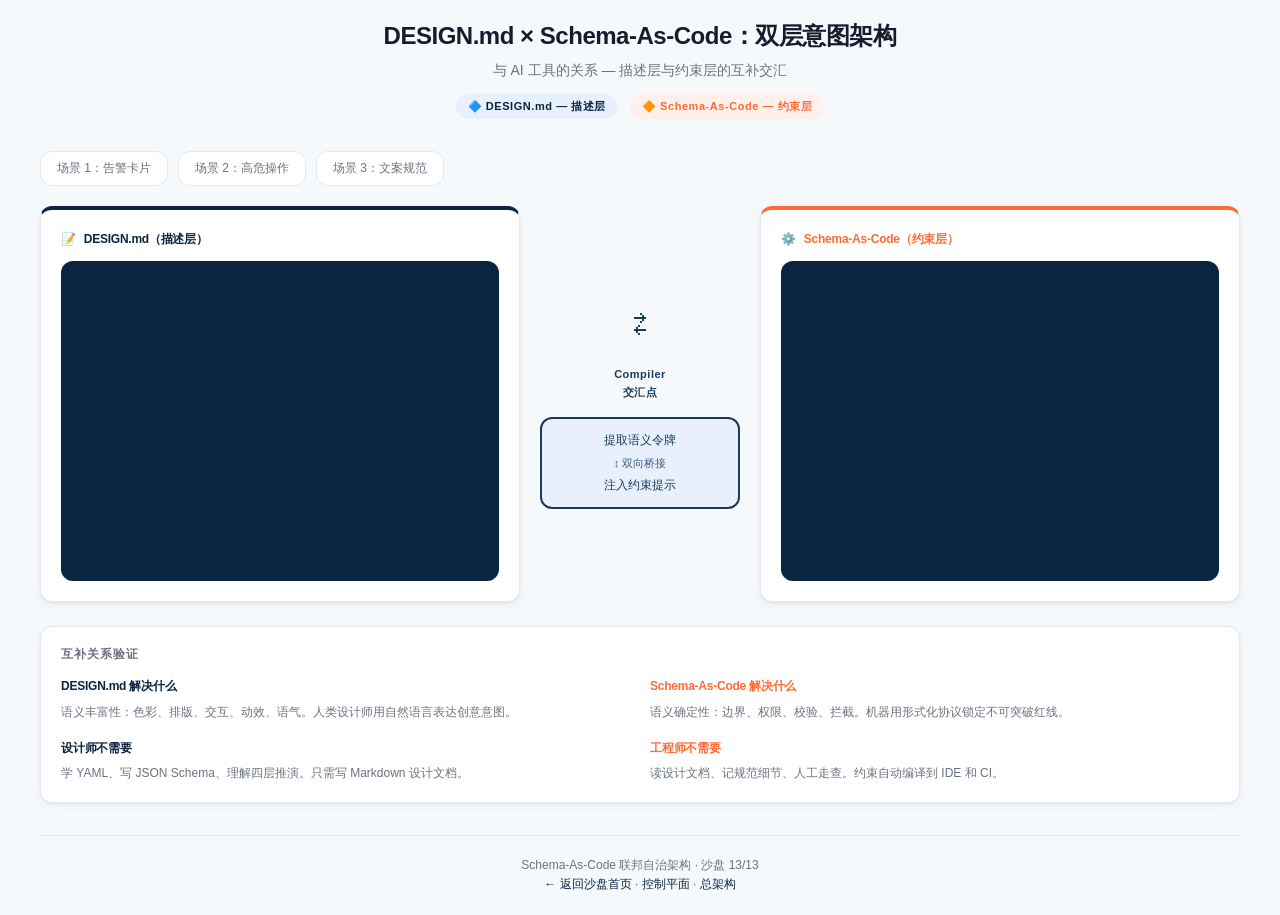
<file: demos/13-ai-tools/index.html>
<!DOCTYPE html>
<html lang="zh-CN">
<head>
    <meta charset="UTF-8">
    <meta name="viewport" content="width=device-width, initial-scale=1.0">
    <title>13 与 AI 工具的关系 — DESIGN.md × Schema-As-Code 双层意图架构</title>
    <style>
        :root {
            --sa-c-navy: #0A2540;
            --sa-c-navy-light: #1A3A5C;
            --sa-c-amber: #FF6B35;
            --sa-c-amber-light: #FFF0EB;
            --sa-c-teal: #00D4AA;
            --sa-c-teal-light: #E6FAF5;
            --sa-c-rose: #E11D48;
            --sa-c-rose-light: #FDE8EC;
            --sa-c-bg: #F6F9FC;
            --sa-c-surface: #FFFFFF;
            --sa-c-border: #E5E7EB;
            --sa-c-text: #1A1A2E;
            --sa-c-muted: #6B7280;
            --sa-f-base: 14px;
            --sa-f-sm: 12px;
            --sa-f-lg: 16px;
            --sa-f-xl: 24px;
            --sa-r: 12px;
            --sa-shadow: 0 1px 3px rgba(10,37,64,0.08), 0 4px 12px rgba(10,37,64,0.04);
            --sa-shadow-hover: 0 8px 24px rgba(10,37,64,0.12);
            --sa-max-w: 1200px;
        }
        * { margin: 0; padding: 0; box-sizing: border-box; }
        html { -webkit-font-smoothing: antialiased; }
        body {
            font-family: -apple-system, BlinkMacSystemFont, "Segoe UI", Roboto, "Helvetica Neue", Arial, sans-serif;
            font-size: var(--sa-f-base);
            line-height: 1.6;
            color: var(--sa-c-text);
            background: var(--sa-c-bg);
            padding: 20px;
        }
        h1, h2, h3, h4 {
            font-weight: 600;
            line-height: 1.3;
            letter-spacing: -0.02em;
        }
        .container {
            max-width: var(--sa-max-w);
            margin: 0 auto;
        }
        .header {
            text-align: center;
            margin-bottom: 32px;
        }
        .header h1 {
            font-size: var(--sa-f-xl);
            color: var(--sa-c-text);
            margin-bottom: 8px;
            letter-spacing: -0.02em;
        }
        .header .subtitle {
            font-size: var(--sa-f-base);
            color: var(--sa-c-muted);
        }
        .header .badge-group {
            margin-top: 12px;
            display: flex;
            justify-content: center;
            gap: 12px;
        }
        .badge {
            padding: 4px 12px;
            border-radius: 20px;
            font-size: 11px;
            font-weight: 600;
            letter-spacing: 0.05em;
        }
        .badge.design {
            background: #E8F0FE;
            color: var(--sa-c-navy);
        }
        .badge.schema {
            background: var(--sa-c-amber-light);
            color: var(--sa-c-amber);
        }

        .layers {
            display: grid;
            grid-template-columns: 1fr 200px 1fr;
            gap: 20px;
            margin-bottom: 24px;
        }

        .layer-panel {
            background: var(--sa-c-surface);
            border: 1px solid var(--sa-c-border);
            border-radius: var(--sa-r);
            padding: 20px;
            box-shadow: var(--sa-shadow);
        }
        .layer-panel.design {
            border-top: 4px solid var(--sa-c-navy);
        }
        .layer-panel.schema {
            border-top: 4px solid var(--sa-c-amber);
        }

        .layer-title {
            font-size: var(--sa-f-sm);
            font-weight: 600;
            margin-bottom: 12px;
            display: flex;
            align-items: center;
            gap: 8px;
            letter-spacing: -0.02em;
        }
        .layer-title.design { color: var(--sa-c-navy); }
        .layer-title.schema { color: var(--sa-c-amber); }

        .editor {
            background: var(--sa-c-navy);
            color: #a6e22e;
            padding: 16px;
            border-radius: var(--sa-r);
            font-family: "JetBrains Mono", "SF Mono", Monaco, "Cascadia Code", monospace;
            font-size: var(--sa-f-sm);
            line-height: 1.6;
            min-height: 320px;
            white-space: pre-wrap;
            overflow-wrap: break-word;
        }

        .bridge-panel {
            display: flex;
            flex-direction: column;
            align-items: center;
            justify-content: center;
            gap: 16px;
        }
        .bridge-arrow {
            font-size: 32px;
            color: var(--sa-c-navy-light);
        }
        .bridge-label {
            font-size: 11px;
            color: var(--sa-c-navy-light);
            text-align: center;
            font-weight: 600;
            letter-spacing: 0.5px;
        }
        .bridge-box {
            background: #E8F0FE;
            border: 2px solid var(--sa-c-navy-light);
            border-radius: var(--sa-r);
            padding: 12px;
            text-align: center;
            font-size: var(--sa-f-sm);
            color: var(--sa-c-navy-light);
            width: 100%;
            font-weight: 500;
        }

        .scenario-selector {
            display: flex;
            gap: 10px;
            margin-bottom: 20px;
            flex-wrap: wrap;
        }
        .scenario-btn {
            padding: 8px 16px;
            border: 1px solid var(--sa-c-border);
            background: var(--sa-c-surface);
            border-radius: var(--sa-r);
            cursor: pointer;
            font-size: var(--sa-f-sm);
            transition: all 0.2s ease;
            font-weight: 500;
            color: var(--sa-c-muted);
        }
        .scenario-btn:hover {
            border-color: var(--sa-c-navy);
            color: var(--sa-c-navy);
        }
        .scenario-btn.active {
            background: var(--sa-c-navy);
            color: white;
            border-color: var(--sa-c-navy);
        }

        .comparison {
            background: var(--sa-c-surface);
            border: 1px solid var(--sa-c-border);
            border-radius: var(--sa-r);
            padding: 20px;
            margin-top: 24px;
            box-shadow: var(--sa-shadow);
        }
        .comparison h3 {
            font-size: var(--sa-f-sm);
            margin-bottom: 16px;
            color: var(--sa-c-muted);
            text-transform: uppercase;
            letter-spacing: 1px;
            font-weight: 600;
        }
        .comp-grid {
            display: grid;
            grid-template-columns: 1fr 1fr;
            gap: 20px;
        }
        .comp-item h4 {
            font-size: var(--sa-f-sm);
            margin-bottom: 8px;
            font-weight: 600;
            letter-spacing: -0.02em;
        }
        .comp-item.design h4 { color: var(--sa-c-navy); }
        .comp-item.schema h4 { color: var(--sa-c-amber); }
        .comp-item p {
            font-size: var(--sa-f-sm);
            color: var(--sa-c-muted);
            line-height: 1.5;
        }

        .footer {
            text-align: center;
            margin-top: 32px;
            padding-top: 20px;
            border-top: 1px solid var(--sa-c-border);
            font-size: var(--sa-f-sm);
            color: var(--sa-c-muted);
        }
        .footer a {
            color: var(--sa-c-navy);
            text-decoration: none;
            font-weight: 500;
        }
        .footer a:hover {
            color: var(--sa-c-navy-light);
            text-decoration: underline;
        }

        @media (max-width: 900px) {
            .layers {
                grid-template-columns: 1fr;
            }
            .bridge-panel {
                flex-direction: row;
                padding: 20px 0;
            }
            .bridge-arrow {
                transform: rotate(90deg);
            }
        }
    </style>
<base target="_blank">
</head>
<body>
    <div class="container">
        <div class="header">
            <h1>DESIGN.md × Schema-As-Code：双层意图架构</h1>
            <div class="subtitle">与 AI 工具的关系 — 描述层与约束层的互补交汇</div>
            <div class="badge-group">
                <span class="badge design">🔷 DESIGN.md — 描述层</span>
                <span class="badge schema">🔶 Schema-As-Code — 约束层</span>
            </div>
        </div>

        <div class="scenario-selector">
            <button class="scenario-btn active" onclick="loadScenario('alert')">场景 1：告警卡片</button>
            <button class="scenario-btn" onclick="loadScenario('destructive')">场景 2：高危操作</button>
            <button class="scenario-btn" onclick="loadScenario('copy')">场景 3：文案规范</button>
        </div>

        <div class="layers">
            <div class="layer-panel design">
                <div class="layer-title design">
                    <span>📝</span> DESIGN.md（描述层）
                </div>
                <div class="editor" id="design-editor"></div>
            </div>

            <div class="bridge-panel">
                <div class="bridge-arrow">⇄</div>
                <div class="bridge-label">Compiler<br>交汇点</div>
                <div class="bridge-box">
                    <div>提取语义令牌</div>
                    <div style="margin-top:4px; font-size:11px; opacity:0.8;">↕ 双向桥接</div>
                    <div style="margin-top:4px;">注入约束提示</div>
                </div>
            </div>

            <div class="layer-panel schema">
                <div class="layer-title schema">
                    <span>⚙️</span> Schema-As-Code（约束层）
                </div>
                <div class="editor" id="schema-editor"></div>
            </div>
        </div>

        <div class="comparison">
            <h3>互补关系验证</h3>
            <div class="comp-grid">
                <div class="comp-item design">
                    <h4>DESIGN.md 解决什么</h4>
                    <p>语义丰富性：色彩、排版、交互、动效、语气。人类设计师用自然语言表达创意意图。</p>
                </div>
                <div class="comp-item schema">
                    <h4>Schema-As-Code 解决什么</h4>
                    <p>语义确定性：边界、权限、校验、拦截。机器用形式化协议锁定不可突破红线。</p>
                </div>
                <div class="comp-item design">
                    <h4>设计师不需要</h4>
                    <p>学 YAML、写 JSON Schema、理解四层推演。只需写 Markdown 设计文档。</p>
                </div>
                <div class="comp-item schema">
                    <h4>工程师不需要</h4>
                    <p>读设计文档、记规范细节、人工走查。约束自动编译到 IDE 和 CI。</p>
                </div>
            </div>
        </div>

        <div class="footer">
            <p>Schema-As-Code 联邦自治架构 · 沙盘 13/13</p>
            <p>
                <a href="../">← 返回沙盘首页</a> · 
                <a href="https://github.com/2436041978-ops/intent-schema-compiler" target="_blank">控制平面</a> · 
                <a href="https://github.com/2436041978-ops/schema-as-code" target="_blank">总架构</a>
            </p>
        </div>
    </div>

    <script>
        const scenarios = {
            alert: {
                design: `# 告警卡片设计（Alert Card）

## 视觉规范
- 背景色：白色卡片 + 左侧 4px 红色边框
- 状态标识：P0 使用红色脉冲动画（pulse.red.urgent）
- 图标：红色警告三角形，带高频提示音

## 交互规范
- 点击展开详情，显示根因分析
- 必须包含"人工确认"按钮，禁止自动修复

## 文案规范
- 标题：系统告警
- 根因描述：必须包含明确的故障定位信息
- 语气：专业、准确，禁止模糊表述`,
                schema: `semantic_tokens:
  status.critical:
    canonical_id: "ST-001"
    description: "系统级故障，需立即响应"
    visual_mapping:
      color_token: "status.critical"
      motion_token: "pulse.red.urgent"
      sound_token: "alert.high"
    llm_constraints:
      - "生成内容必须包含明确的故障定位信息"
      - "禁止提供未经验证的修复建议"
      - "必须附带人工升级路径"

human_ai_boundary:
  alert-card:
    human_mandatory:
      - "是否触发自动修复"
    ai_prohibited:
      - "直接执行修复操作"
      - "关闭或忽略告警"

response_schema:
  alert_card:
    required_fields:
      - alert_level: { enum: ["P0","P1","P2","P3"] }
      - root_cause: { minLength: 10, maxLength: 200 }`
            },
            destructive: {
                design: `# 高危操作按钮（Destructive Action）

## 视觉规范
- 按钮样式：红色边框，危险操作标识
- 位置：操作栏右侧，与主操作按钮保持间距

## 交互规范
- 点击后弹出二次确认弹窗（ConfirmModal）
- 必须人工输入确认文字，才能执行
- 删除操作不可逆，需明确提示风险

## 文案规范
- 按钮文案：删除 / 清空数据 / 重置配置
- 确认弹窗标题：此操作不可逆
- 风险说明：将永久删除 XX 条数据，无法恢复`,
                schema: `semantic_tokens:
  action.destructive:
    canonical_id: "AC-003"
    description: "不可逆的高危操作"
    visual_mapping:
      color_token: "action.destructive"
      component_type: "DangerButton"

human_ai_boundary:
  destructive-action:
    intent_id: "IC-003"
    immutable_boundaries:
      - boundary_type: "safety"
        violation_action: "block"
    human_mandatory:
      - "是否触发自动修复"
      - "升级路径选择"
    ai_prohibited:
      - "直接执行修复操作"
      - "修改告警阈值配置"
      - "关闭或忽略告警"

component_constraints:
  DangerButton:
    required_children: ["ConfirmModal"]
    prohibited_props: { type: "primary" }
    confirmation_pattern: "human_input_required"`
            },
            copy: {
                design: `# 告警文案规范（Alert Copy）

## 语气与风格
- 专业、冷静、不恐慌
- 使用第三人称客观描述，避免"我们"

## 长度规范
- 根因描述：50-150 字，必须包含具体指标
- 建议操作：分点列出，每点不超过 20 字

## 禁止表述
- 禁止"可能"、"大概"、"似乎"等模糊词
- 禁止建议用户"重启试试"作为唯一方案
- 禁止省略故障定位信息`,
                schema: `aesthetic_rules:
  alert_copy:
    tone: "professional_objective"
    prohibited_patterns:
      - "可能"
      - "大概"
      - "似乎"
      - "重启试试"
    length_constraints:
      root_cause: { minLength: 50, maxLength: 150 }
      action_item: { maxLength: 20 }
    required_elements:
      - "明确的故障定位信息"
      - "具体监控指标数值"

llm_constraints:
  alert_copy:
    - "生成内容必须包含明确的故障定位信息"
    - "禁止提供未经验证的修复建议"
    - "必须附带人工升级路径"`
            }
        };

        function loadScenario(key) {
            document.querySelectorAll('.scenario-btn').forEach(btn => btn.classList.remove('active'));
            event.target.classList.add('active');

            const data = scenarios[key];
            document.getElementById('design-editor').textContent = data.design;
            document.getElementById('schema-editor').textContent = data.schema;
        }

        // 默认加载第一个场景
        loadScenario('alert');
    </script>
</body>
</html>
</file>
